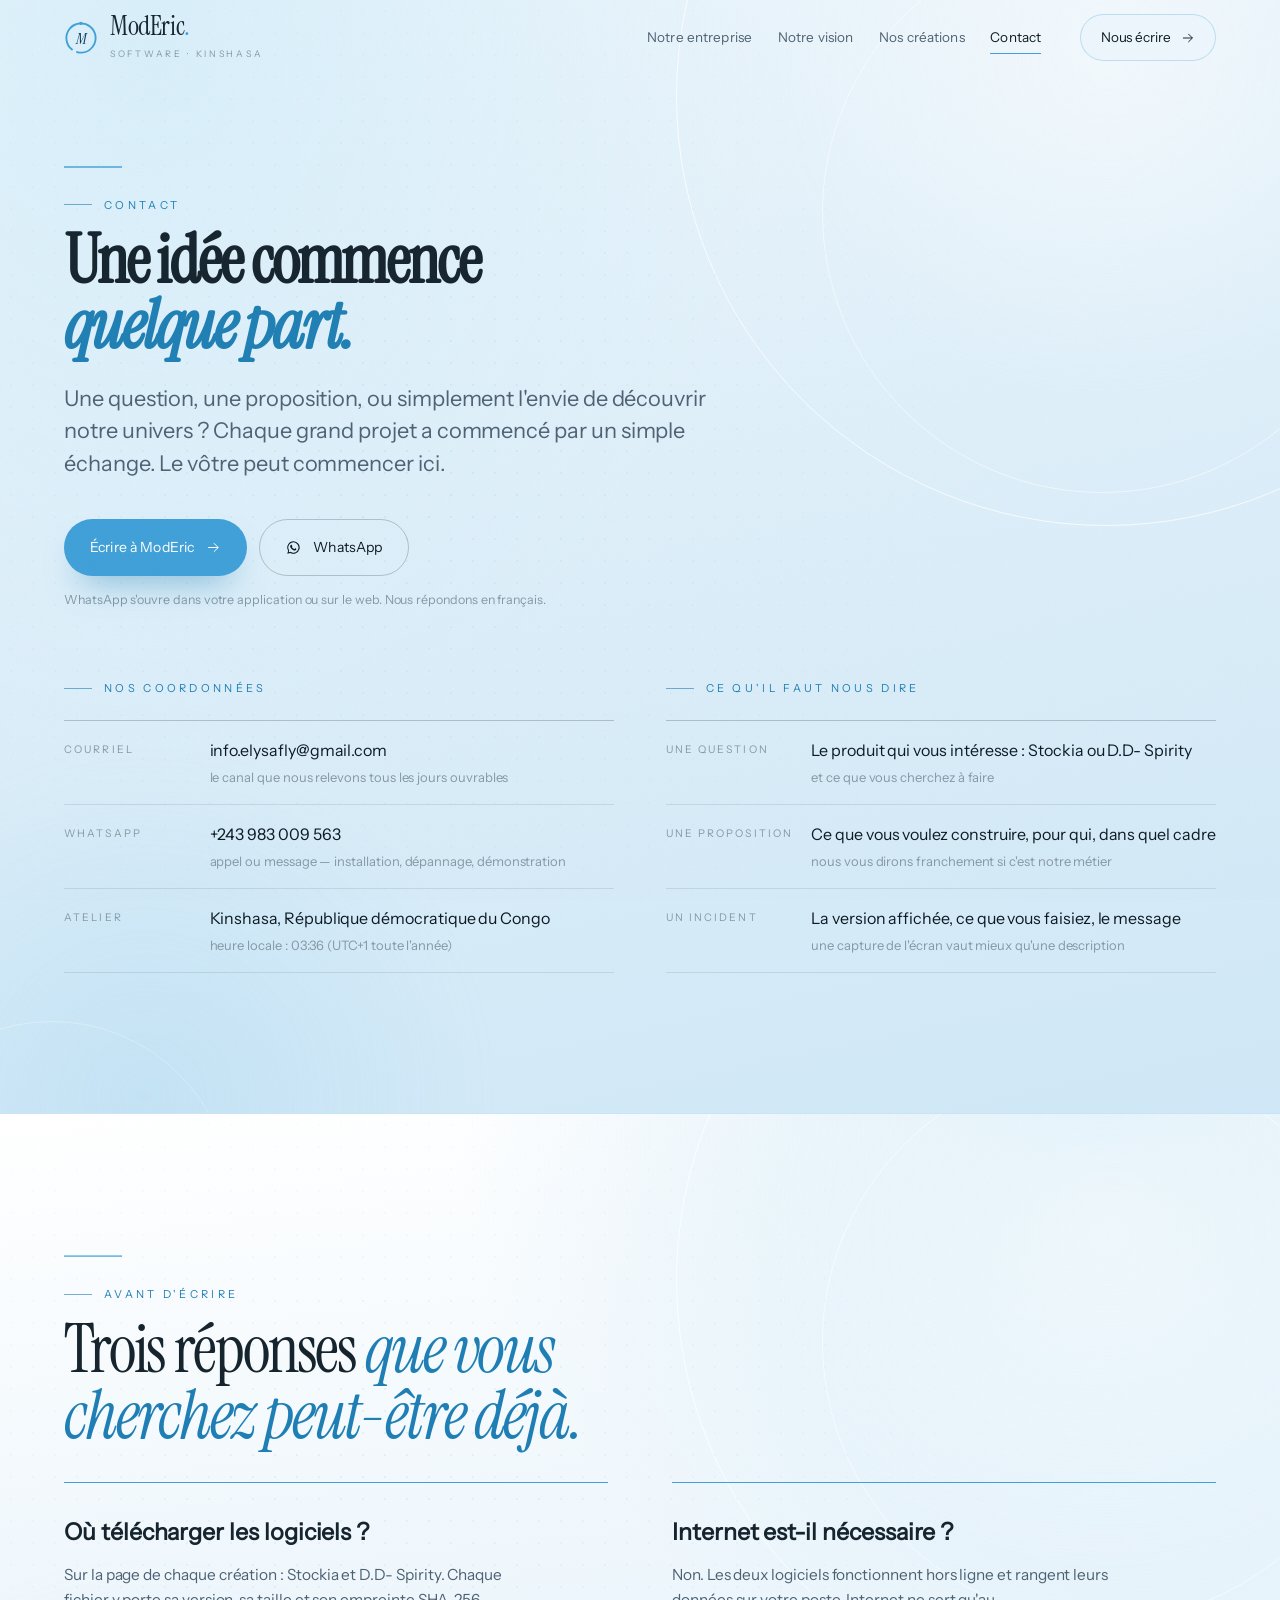
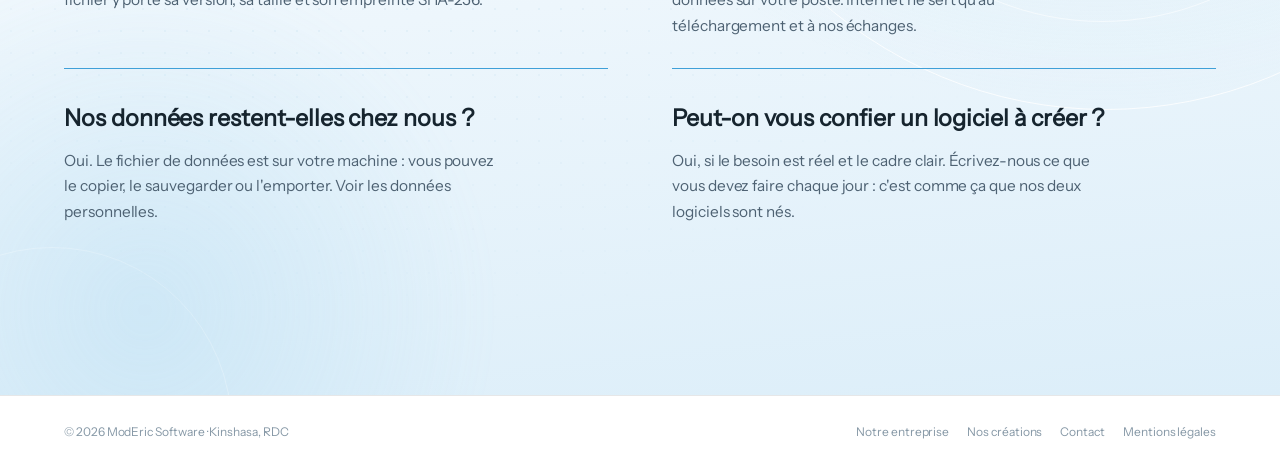
<file: contact.html>
<!DOCTYPE html>
<html lang="fr">
<head>
<meta charset="utf-8">
<meta name="viewport" content="width=device-width, initial-scale=1">
<title>Contact — ModEric Software</title>
<meta name="description" content="Écrire à ModEric Software (Kinshasa) : info.elysafly@gmail.com · WhatsApp +243 983 009 563. Questions sur Stockia et D.D- Spirity, démonstration, proposition de logiciel.">
<link rel="canonical" href="https://mod-eric.com/contact.html">
<meta name="theme-color" content="#FFFFFF">
<meta property="og:type" content="website">
<meta property="og:site_name" content="ModEric Software">
<meta property="og:locale" content="fr_CD">
<meta property="og:title" content="Contact — ModEric Software">
<meta property="og:description" content="Écrire à ModEric Software (Kinshasa) : info.elysafly@gmail.com · WhatsApp +243 983 009 563. Questions sur Stockia et D.D- Spirity, démonstration, proposition de logiciel.">
<meta property="og:image" content="https://mod-eric.com/assets/medias/dd-accueil.jpg">
<meta property="og:url" content="https://mod-eric.com/contact.html">
<meta name="twitter:card" content="summary_large_image">
<link rel="icon" href="assets/img/logo.svg" type="image/svg+xml">
<link rel="preload" href="assets/typo/InstrumentSerif-Regular.woff2" as="font" type="font/woff2" crossorigin>
<link rel="preload" href="assets/typo/InstrumentSans-400.woff2" as="font" type="font/woff2" crossorigin>
<link rel="stylesheet" href="assets/css/site.css">
<script type="application/ld+json">
{
  "@context": "https://schema.org",
  "@type": "ContactPage",
  "name": "Contact — ModEric Software",
  "organization": { "@type": "Organization", "name": "ModEric Software",
    "email": "info.elysafly@gmail.com", "telephone": "+243983009563",
    "address": "Kinshasa, République démocratique du Congo" }
}
</script>
</head>
<body>

<header class="barre">
  <a class="marque" href="index.html" aria-label="ModEric Software — accueil">
    <svg class="marque__sceau" viewBox="0 0 100 100" aria-hidden="true"><circle cx="50" cy="50" r="43" fill="none" stroke="#3FA0D8" stroke-width="5.5" stroke-linecap="round" stroke-dasharray="252 28" transform="rotate(128 50 50)"/><text x="50" y="53" text-anchor="middle" dominant-baseline="central" fill="#0A3E58" font-family="Instrument Serif, Georgia, serif" font-size="46" font-style="italic">M</text><circle cx="50" cy="7" r="4.6" fill="#3FA0D8"/></svg>
    <span><span class="marque__mot">ModEric<i>.</i></span><span class="marque__sous">Software · Kinshasa</span></span>
  </a>
  <nav class="barre__nav" aria-label="Navigation principale">
        <a class="barre__lien" href="index.html#entreprise">Notre entreprise</a>
        <a class="barre__lien" href="index.html#vision">Notre vision</a>
        <a class="barre__lien" href="index.html#creations">Nos créations</a>
        <a class="barre__lien" href="contact.html" aria-current="page">Contact</a>
  </nav>
  <a class="barre__appel" href="contact.html">Nous écrire <svg viewBox="0 0 24 24" fill="none" stroke="currentColor" stroke-width="1.6" stroke-linecap="round" stroke-linejoin="round"><path d="M4 12h15M13 5.5l6.5 6.5-6.5 6.5"/></svg></a>
  <button class="burger" aria-label="Ouvrir le menu" aria-expanded="false"><i></i><i></i></button>
</header>

<div class="panneau">
  <a href="index.html#entreprise">Notre entreprise<small>Qui nous sommes</small></a>
  <a href="index.html#vision">Notre vision<small>Au-delà de l’existant</small></a>
  <a href="index.html#philosophie">Notre philosophie<small>La qualité, dans les détails</small></a>
  <a href="index.html#creations">Nos créations<small>Stockia · D.D- Spirity</small></a>
  <a href="contact.html">Contact<small>Commencer un échange</small></a>
  <div class="panneau__pied">Kinshasa, République démocratique du Congo<br>info.elysafly@gmail.com<br>WhatsApp +243 983 009 563<br>Heure de l’atelier : <span data-heure>—</span></div>
</div>


<section class="section bande bande--2" style="padding-top:calc(var(--barre) + clamp(40px,7vw,90px))">
  <div class="bande__decor" aria-hidden="true"><span class="bande__arc bande__arc--1"></span><span class="bande__arc bande__arc--2"></span><span class="bande__arc bande__arc--3"></span><span class="bande__halo bande__halo--a"></span><span class="bande__halo bande__halo--b"></span><span class="bande__points"></span></div>
  <div class="section__page">
    <div class="phare" data-ligne>
      <div class="phare__filet"></div>
      <span class="etiquette" style="margin-bottom:14px">Contact</span>
      <h1 class="phare__dit">Une idée commence <i>quelque part.</i></h1>
    </div>
    <p class="chapo" data-monter data-rang="1" style="margin-top:24px">
      Une question, une proposition, ou simplement l'envie de découvrir notre univers ?
      Chaque grand projet a commencé par un simple échange. Le vôtre peut commencer ici.
    </p>

    <div style="display:flex;flex-wrap:wrap;gap:12px;margin-top:clamp(26px,4vw,40px)" data-monter data-rang="2">
      <a class="bouton bouton--plein" href="mailto:info.elysafly@gmail.com?subject=Site%%20ModEric%%20—%%20prise%%20de%%20contact">
        Écrire à ModEric <svg viewBox="0 0 24 24" fill="none" stroke="currentColor" stroke-width="1.6" stroke-linecap="round" stroke-linejoin="round"><path d="M4 12h15M13 5.5l6.5 6.5-6.5 6.5"/></svg>
      </a>
      <a class="bouton bouton--ligne wa" href="https://wa.me/243983009563" rel="noopener"><svg viewBox="0 0 24 24" fill="currentColor" aria-hidden="true"><path d="M12 2a10 10 0 0 0-8.6 15.1L2 22l5-1.3A10 10 0 1 0 12 2zm0 18.2c-1.6 0-3.1-.4-4.4-1.2l-.3-.2-3 .8.8-2.9-.2-.3A8.2 8.2 0 1 1 12 20.2zm4.6-6.1c-.3-.1-1.5-.7-1.7-.8s-.4-.1-.6.1-.7.8-.8 1-.3.2-.6.1a6.7 6.7 0 0 1-3.3-2.9c-.3-.4 0-.5.1-.7s.3-.4.4-.5.1-.3 0-.5-.6-1.4-.8-1.9-.4-.4-.6-.4h-.5a1 1 0 0 0-.7.3c-.3.3-.9.9-.9 2.1s.9 2.4 1 2.6a9.6 9.6 0 0 0 4.1 3.6c1.6.7 2.2.7 2.8.6.5-.1 1.5-.6 1.7-1.2s.2-1.1.2-1.2-.1-.2-.3-.3z"/></svg> WhatsApp</a>
    </div>
    <p style="margin-top:14px;font-size:12.5px;color:var(--texte-pale)" data-monter data-rang="2">
      WhatsApp s'ouvre dans votre application ou sur le web. Nous répondons en français.
    </p>

    <div class="deux" style="margin-top:clamp(34px,5vw,60px)">
      <div>
        <span class="etiquette" data-monter>Nos coordonnées</span>
        <dl class="coord" data-monter data-rang="1" style="margin-top:22px">
          <div class="coord__ligne"><dt>Courriel</dt><dd><a href="mailto:info.elysafly@gmail.com">info.elysafly@gmail.com</a>
            <small>le canal que nous relevons tous les jours ouvrables</small></dd></div>
          <div class="coord__ligne"><dt>WhatsApp</dt><dd><a href="https://wa.me/243983009563" rel="noopener">+243 983 009 563</a>
            <small>appel ou message — installation, dépannage, démonstration</small></dd></div>
          <div class="coord__ligne"><dt>Atelier</dt><dd>Kinshasa, République démocratique du Congo
            <small>heure locale : <span data-heure>—</span> (UTC+1 toute l'année)</small></dd></div>
        </dl>
      </div>
      <div>
        <span class="etiquette" data-monter>Ce qu'il faut nous dire</span>
        <dl class="coord" data-monter data-rang="1" style="margin-top:22px">
          <div class="coord__ligne"><dt>Une question</dt><dd>Le produit qui vous intéresse : Stockia ou D.D- Spirity
            <small>et ce que vous cherchez à faire</small></dd></div>
          <div class="coord__ligne"><dt>Une proposition</dt><dd>Ce que vous voulez construire, pour qui, dans quel cadre
            <small>nous vous dirons franchement si c'est notre métier</small></dd></div>
          <div class="coord__ligne"><dt>Un incident</dt><dd>La version affichée, ce que vous faisiez, le message
            <small>une capture de l'écran vaut mieux qu'une description</small></dd></div>
        </dl>
      </div>
    </div>
  </div>
</section>

<section class="section bande bande--1">
  <div class="bande__decor" aria-hidden="true"><span class="bande__arc bande__arc--1"></span><span class="bande__arc bande__arc--2"></span><span class="bande__arc bande__arc--3"></span><span class="bande__halo bande__halo--a"></span><span class="bande__halo bande__halo--b"></span><span class="bande__points"></span></div>
  <div class="section__page">
    <div class="deux" style="margin-top:0">
      <div class="phare" data-ligne>
        <div class="phare__filet"></div>
        <span class="etiquette" style="margin-bottom:14px">Avant d'écrire</span>
        <p class="phare__dit">Trois réponses <i>que vous cherchez peut-être déjà.</i></p>
      </div>
    </div>
    <div class="principes" style="margin-top:clamp(20px,3vw,34px)">
      <div class="principe" data-monter><span class="principe__trait" aria-hidden="true" data-trait></span>
        <h2>Où télécharger les logiciels ?</h2>
        <p>Sur la page de chaque création : <a href="stockia.html">Stockia</a> et
        <a href="dd-spirity.html">D.D- Spirity</a>. Chaque fichier y porte sa version, sa taille
        et son empreinte SHA-256.</p>
      </div>
      <div class="principe" data-monter data-rang="1"><span class="principe__trait" aria-hidden="true" data-trait></span>
        <h2>Internet est-il nécessaire ?</h2>
        <p>Non. Les deux logiciels fonctionnent hors ligne et rangent leurs données sur votre
        poste. Internet ne sert qu'au téléchargement et à nos échanges.</p>
      </div>
      <div class="principe" data-monter data-rang="2"><span class="principe__trait" aria-hidden="true" data-trait></span>
        <h2>Nos données restent-elles chez nous ?</h2>
        <p>Oui. Le fichier de données est sur votre machine : vous pouvez le copier, le sauvegarder
        ou l'emporter. Voir les <a href="mentions-legales.html#donnees">données personnelles</a>.</p>
      </div>
      <div class="principe" data-monter data-rang="3"><span class="principe__trait" aria-hidden="true" data-trait></span>
        <h2>Peut-on vous confier un logiciel à créer ?</h2>
        <p>Oui, si le besoin est réel et le cadre clair. Écrivez-nous ce que vous devez faire
        chaque jour : c'est comme ça que nos deux logiciels sont nés.</p>
      </div>
    </div>
  </div>
</section>


<footer class="pied">
  <div class="pied__inner">
    <span>© <span id="annee">2026</span> ModEric Software · Kinshasa, RDC</span>
    <span class="pied__liens">
      <a href="index.html#entreprise">Notre entreprise</a>
      <a href="index.html#creations">Nos créations</a>
      <a href="contact.html">Contact</a>
      <a href="mentions-legales.html">Mentions légales</a>
    </span>
  </div>
</footer>

<script src="assets/js/telechargements.js"></script>
<script src="assets/js/site.js"></script>
<script>document.getElementById('annee').textContent = new Date().getFullYear();</script>
</body>
</html>
</file>
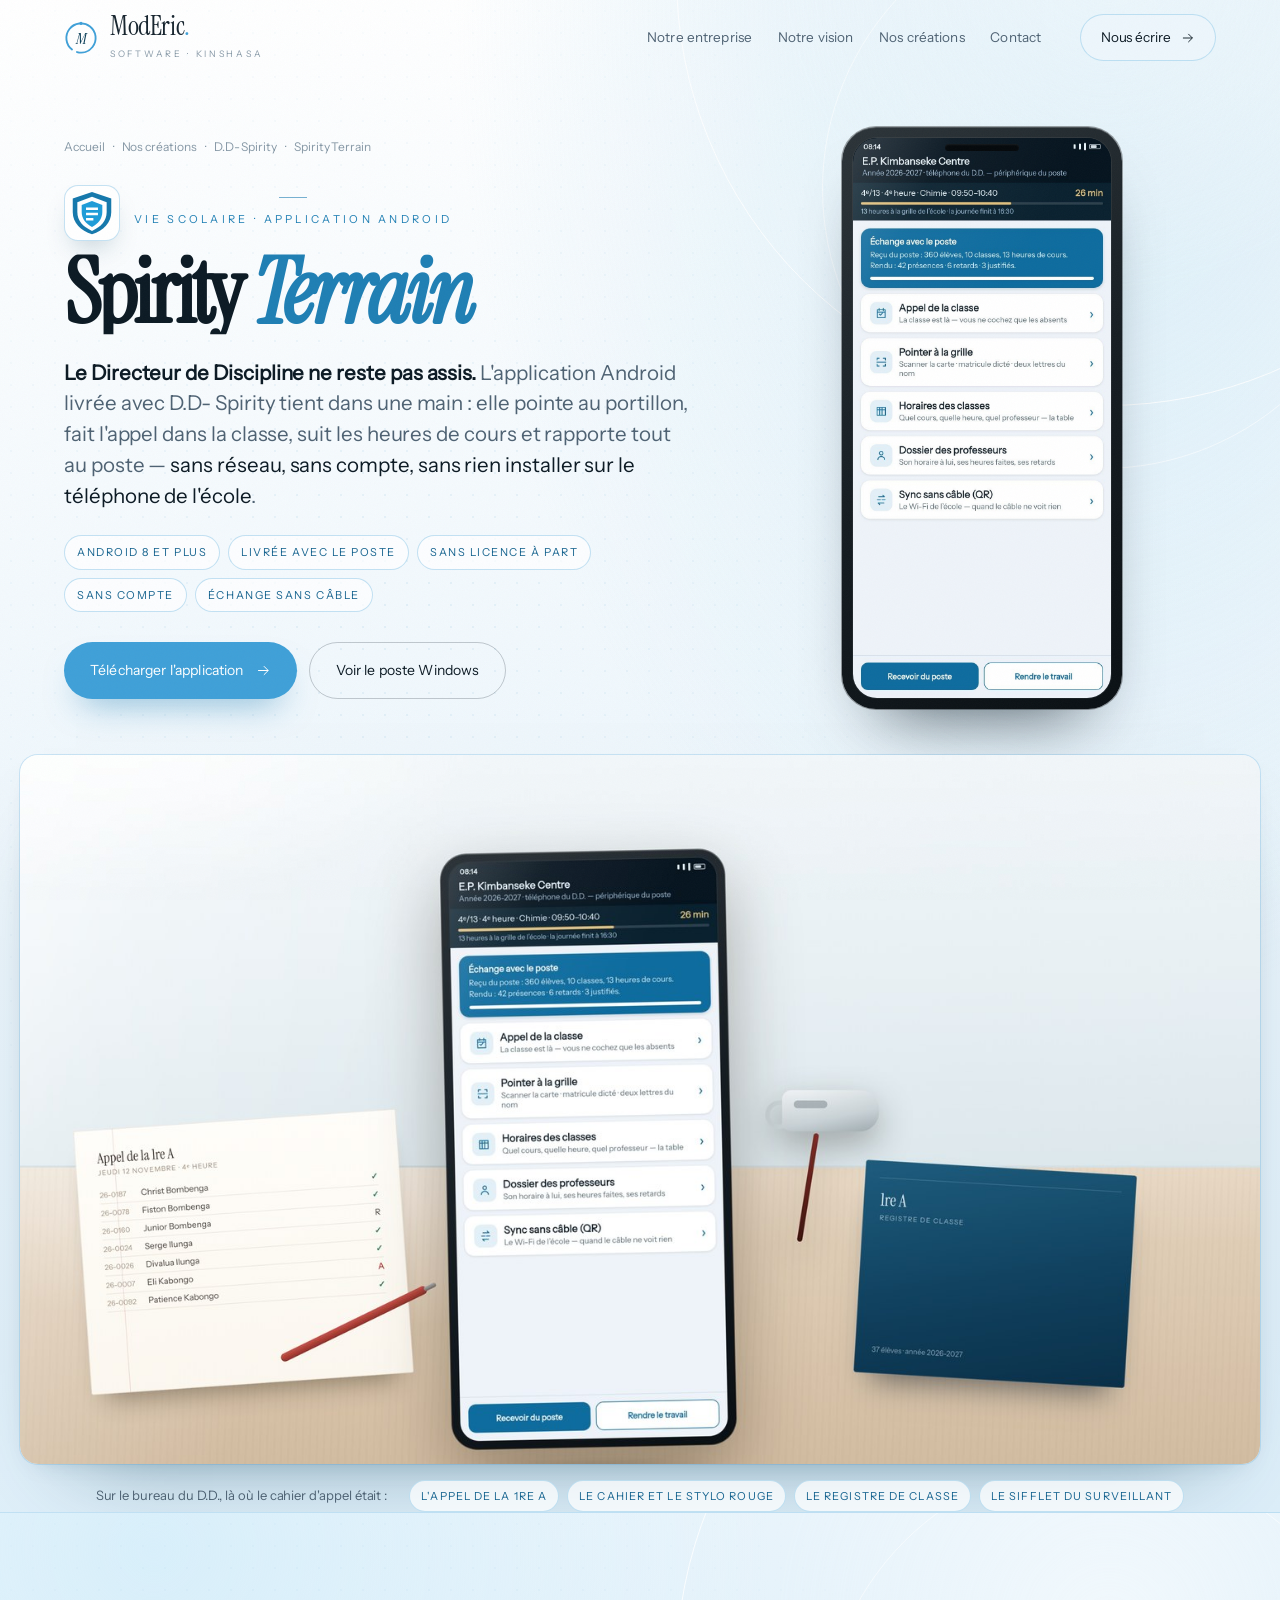
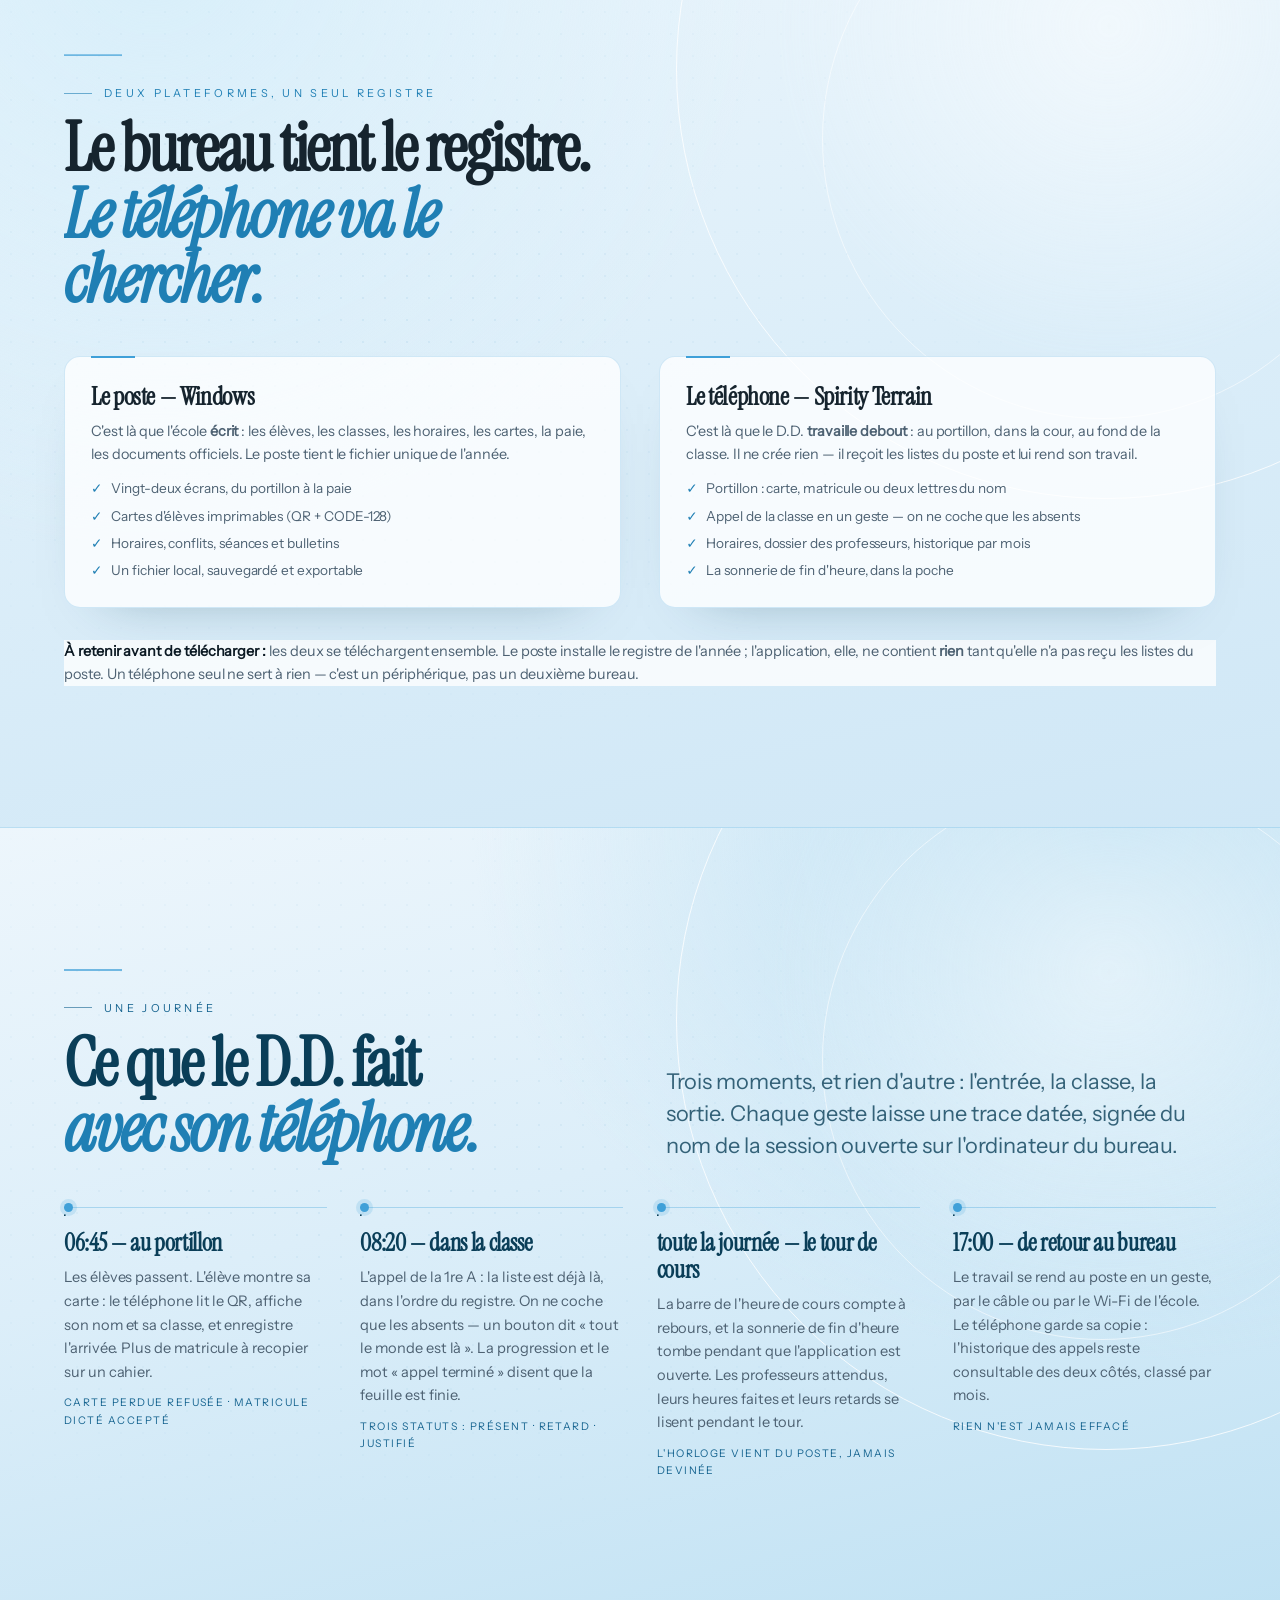
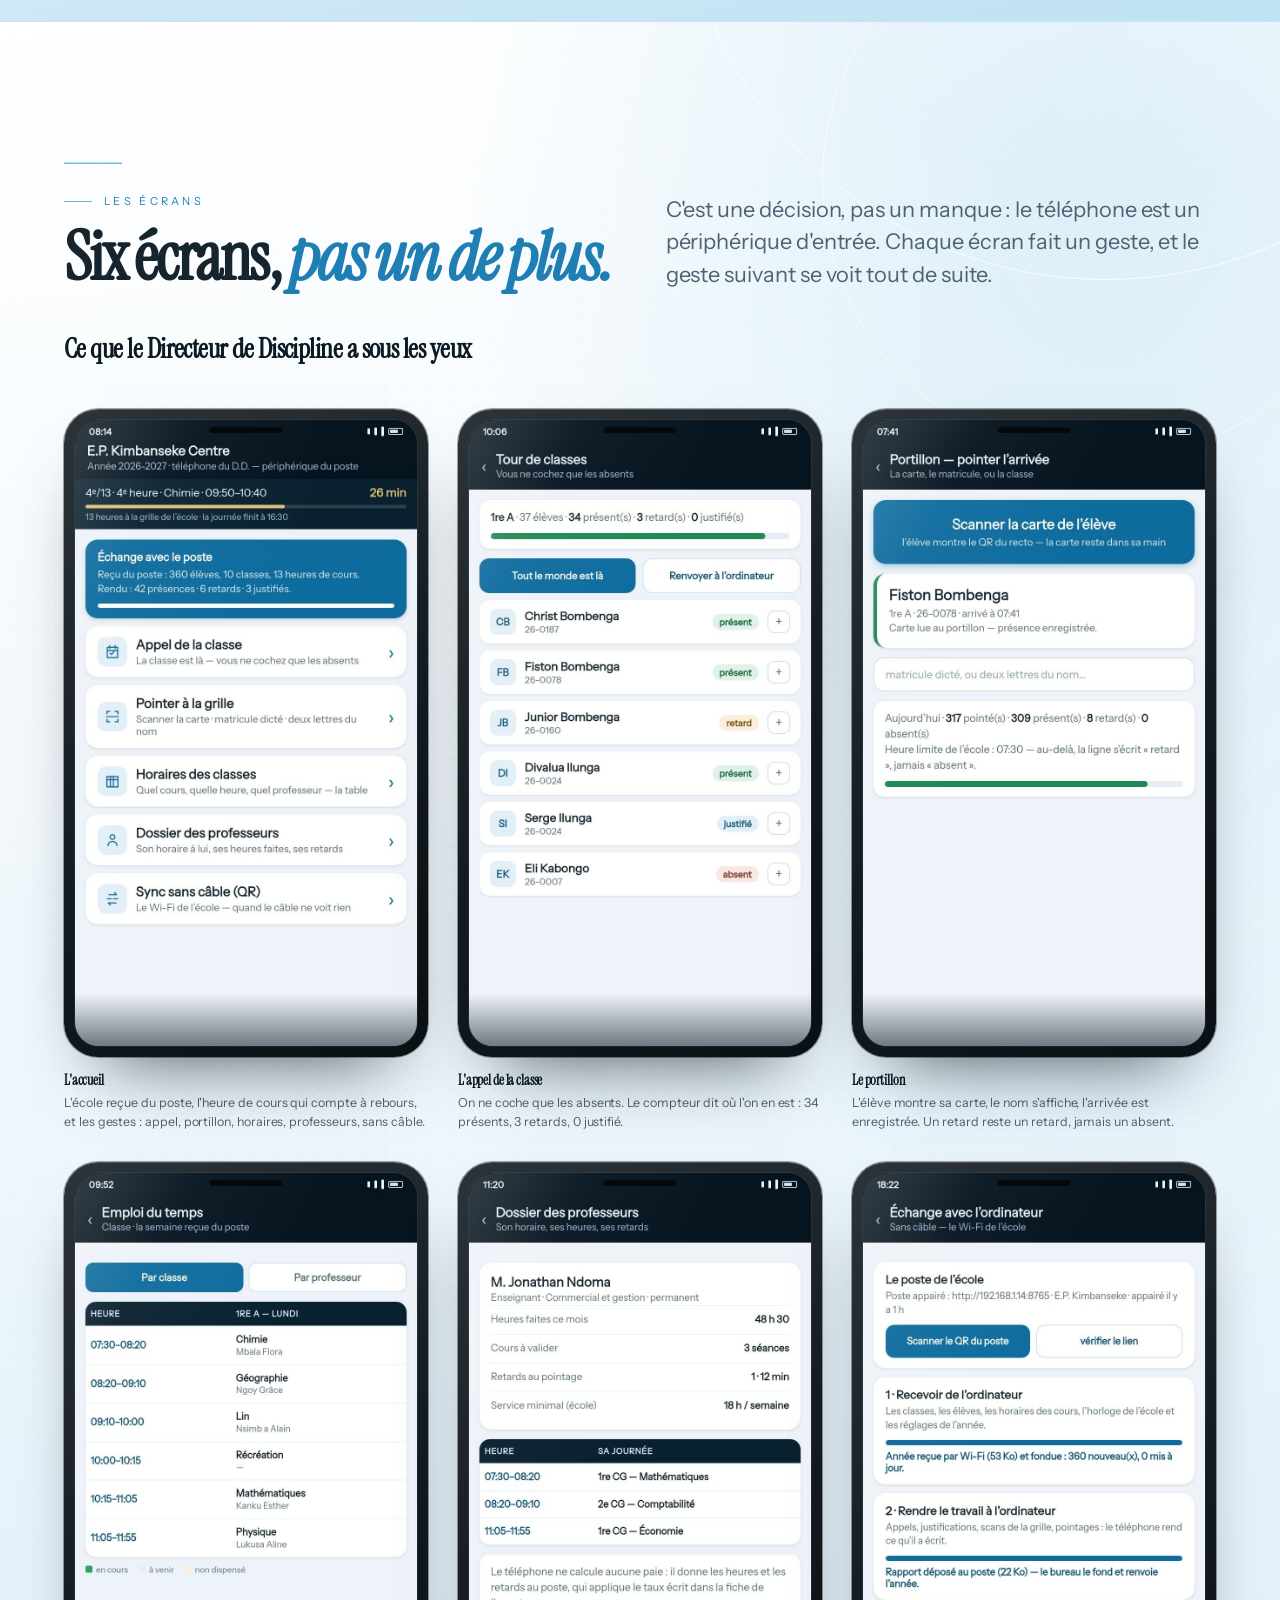
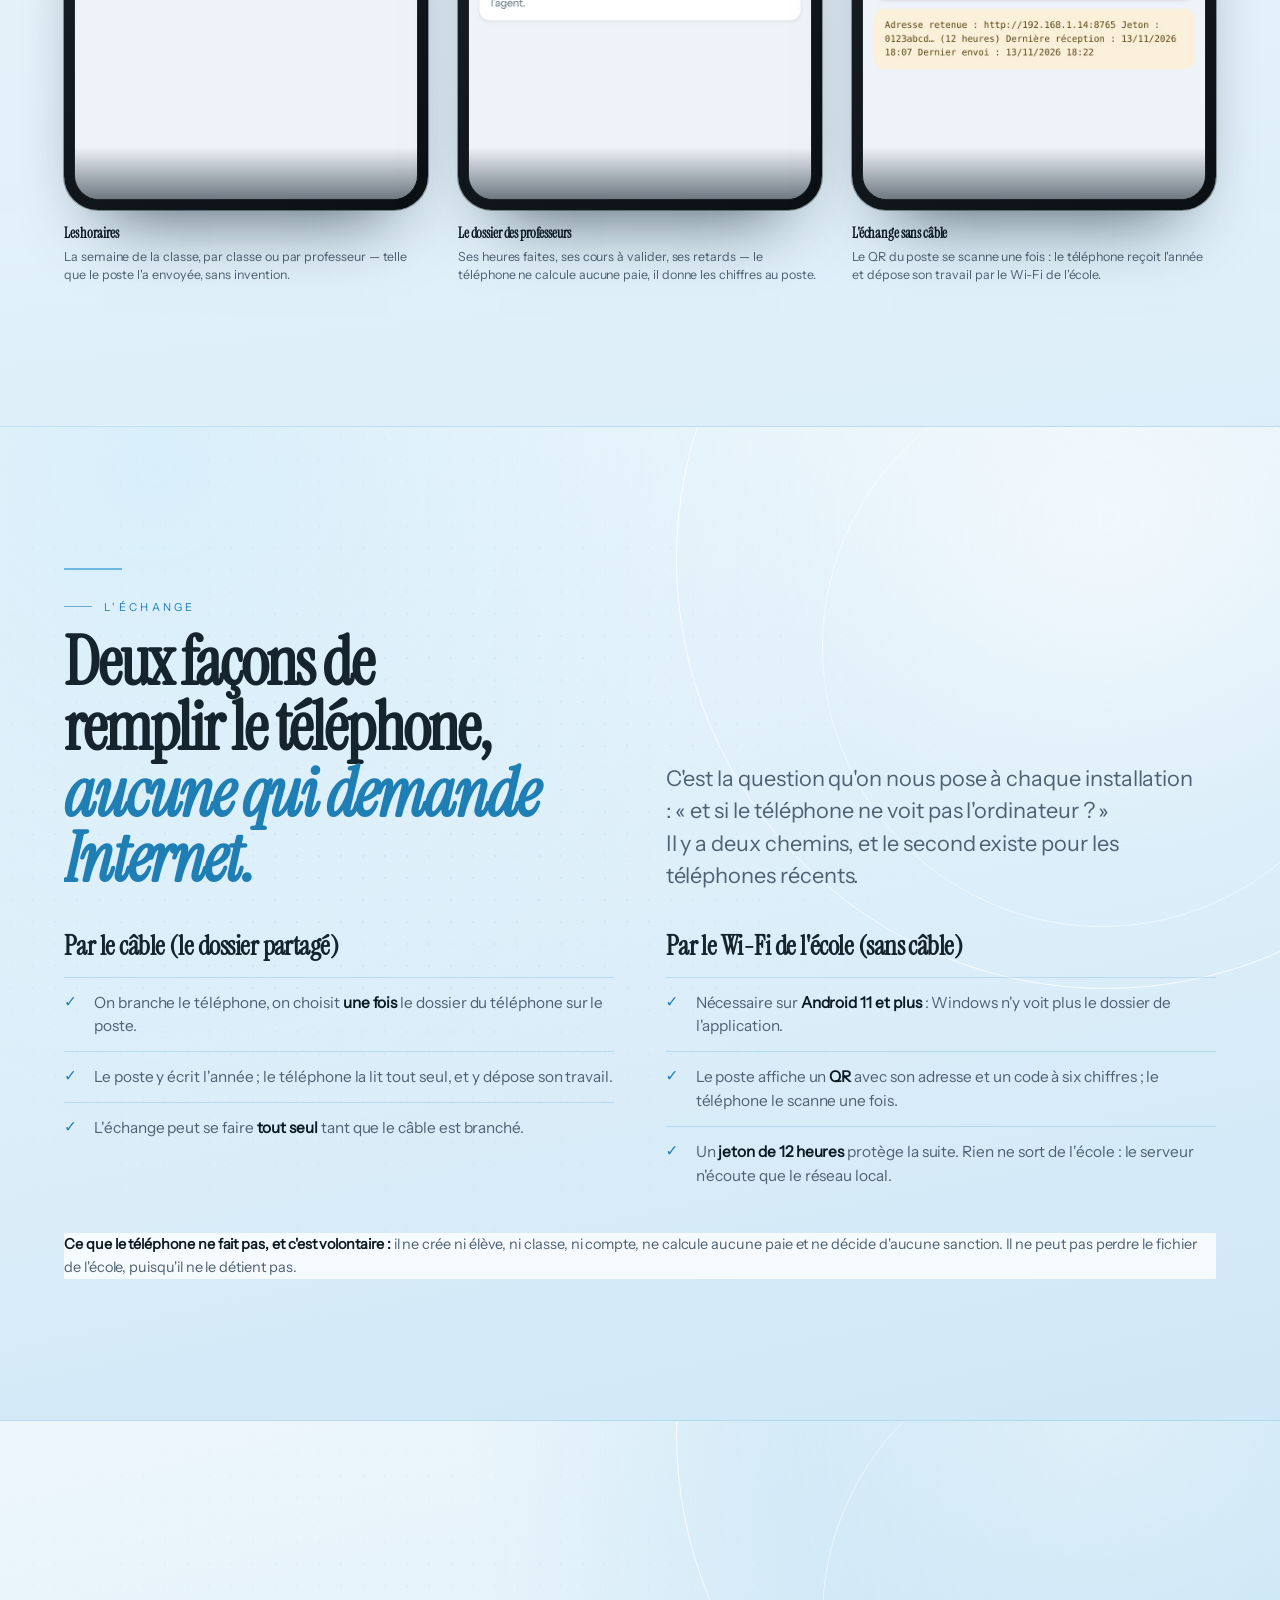
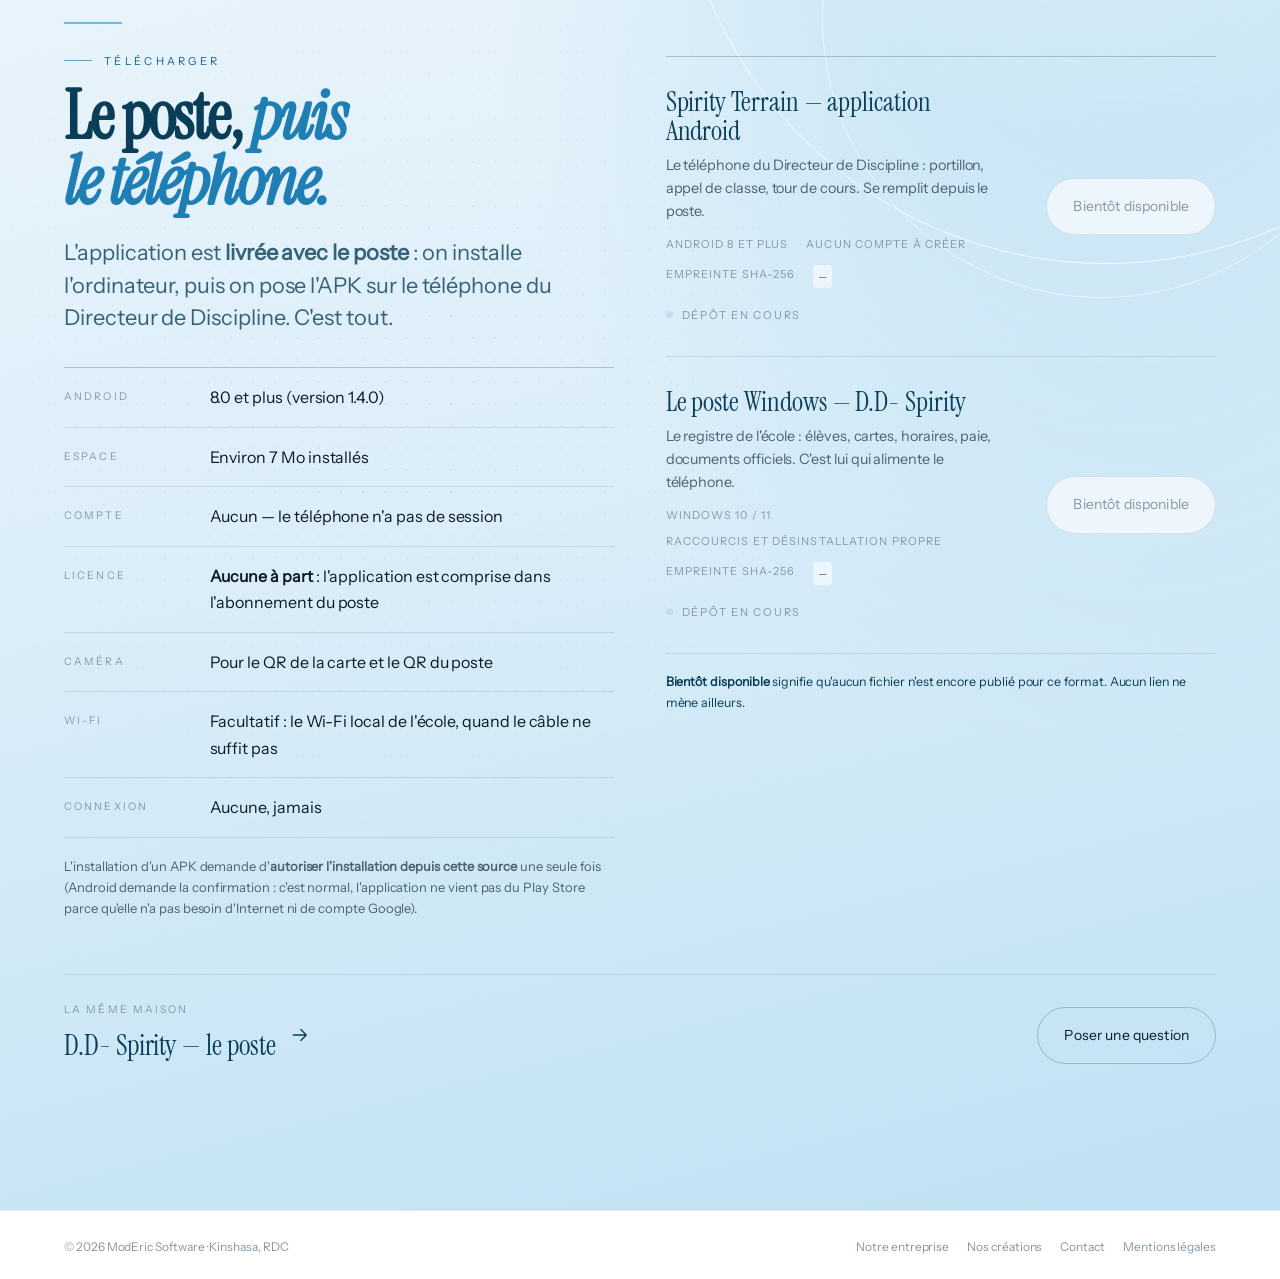
<file: dd-spirity-terrain.html>
<!DOCTYPE html>
<html lang="fr">
<head>
<meta charset="utf-8">
<meta name="viewport" content="width=device-width, initial-scale=1">
<title>Spirity Terrain — l'application Android du Directeur de Discipline · D.D- Spirity</title>
<meta name="description" content="Spirity Terrain : l'application Android livrée avec D.D- Spirity. Le portillon, l'appel de la classe, le tour de cours, l'horloge de l'école et l'échange sans câble — dans la main du Directeur de Discipline. Hors ligne, sans compte.">
<link rel="canonical" href="https://mod-eric.com/dd-spirity-terrain.html">
<meta name="theme-color" content="#FFFFFF">
<meta property="og:type" content="website">
<meta property="og:site_name" content="ModEric Software">
<meta property="og:locale" content="fr_CD">
<meta property="og:title" content="Spirity Terrain — l'application Android du Directeur de Discipline">
<meta property="og:description" content="Spirity Terrain : l'application Android livrée avec D.D- Spirity. Le portillon, l'appel de la classe, le tour de cours, l'horloge de l'école et l'échange sans câble — dans la main du Directeur de Discipline. Hors ligne, sans compte.">
<meta property="og:image" content="https://mod-eric.com/assets/medias/maquette-terrain.jpg">
<meta property="og:url" content="https://mod-eric.com/dd-spirity-terrain.html">
<meta name="twitter:card" content="summary_large_image">
<link rel="icon" href="assets/img/logo.svg" type="image/svg+xml">
<link rel="preload" href="assets/typo/InstrumentSerif-Regular.woff2" as="font" type="font/woff2" crossorigin>
<link rel="preload" href="assets/typo/InstrumentSans-400.woff2" as="font" type="font/woff2" crossorigin>
<link rel="stylesheet" href="assets/css/site.css">
<script type="application/ld+json">
{
  "@context": "https://schema.org",
  "@type": "MobileApplication",
  "name": "Spirity Terrain",
  "alternateName": "D.D- Spirity — application Android",
  "applicationCategory": "EducationalApplication",
  "operatingSystem": "Android 8 et plus",
  "description": "L'application Android livrée avec D.D- Spirity : portillon et cartes, appel de la classe en un geste, tour de cours, horaires et dossier des professeurs, horloge de l'école avec sonnerie de fin d'heure, échange sans câble par le Wi-Fi de l'école. Hors ligne, sans compte.",
  "screenshot": "https://mod-eric.com/assets/medias/maquette-terrain.jpg",
  "publisher": { "@type": "Organization", "name": "ModEric Software" },
  "featureList": ["Portillon par carte, matricule ou nom", "Appel de classe : on ne coche que les absents", "Tour de cours de la journée", "Horaires et dossier des professeurs", "Horloge de l'école et sonnerie de fin d'heure", "Échange sans câble par Wi-Fi et QR", "Hors ligne, sans compte"]
}
</script>
</head>
<body>

<header class="barre">
  <a class="marque" href="index.html" aria-label="ModEric Software — accueil">
    <svg class="marque__sceau" viewBox="0 0 100 100" aria-hidden="true"><circle cx="50" cy="50" r="43" fill="none" stroke="#3FA0D8" stroke-width="5.5" stroke-linecap="round" stroke-dasharray="252 28" transform="rotate(128 50 50)"/><text x="50" y="53" text-anchor="middle" dominant-baseline="central" fill="#0A3E58" font-family="Instrument Serif, Georgia, serif" font-size="46" font-style="italic">M</text><circle cx="50" cy="7" r="4.6" fill="#3FA0D8"/></svg>
    <span><span class="marque__mot">ModEric<i>.</i></span><span class="marque__sous">Software · Kinshasa</span></span>
  </a>
  <nav class="barre__nav" aria-label="Navigation principale">
        <a class="barre__lien" href="index.html#entreprise">Notre entreprise</a>
        <a class="barre__lien" href="index.html#vision">Notre vision</a>
        <a class="barre__lien" href="index.html#creations">Nos créations</a>
        <a class="barre__lien" href="contact.html">Contact</a>
  </nav>
  <a class="barre__appel" href="contact.html">Nous écrire <svg viewBox="0 0 24 24" fill="none" stroke="currentColor" stroke-width="1.6" stroke-linecap="round" stroke-linejoin="round"><path d="M4 12h15M13 5.5l6.5 6.5-6.5 6.5"/></svg></a>
  <button class="burger" aria-label="Ouvrir le menu" aria-expanded="false"><i></i><i></i></button>
</header>

<div class="panneau">
  <a href="index.html#entreprise">Notre entreprise<small>Qui nous sommes</small></a>
  <a href="index.html#vision">Notre vision<small>Au-delà de l’existant</small></a>
  <a href="index.html#philosophie">Notre philosophie<small>La qualité, dans les détails</small></a>
  <a href="index.html#creations">Nos créations<small>Stockia · D.D- Spirity</small></a>
  <a href="contact.html">Contact<small>Commencer un échange</small></a>
  <div class="panneau__pied">Kinshasa, République démocratique du Congo<br>info.elysafly@gmail.com<br>WhatsApp +243 983 009 563<br>Heure de l’atelier : <span data-heure>—</span></div>
</div>


<section class="section bande bande--1" style="padding-top:calc(var(--barre) + clamp(24px,4vw,52px));padding-bottom:0">
  <div class="bande__decor" aria-hidden="true"><span class="bande__arc bande__arc--1"></span><span class="bande__arc bande__arc--2"></span><span class="bande__halo bande__halo--a"></span><span class="bande__points"></span></div>
  <div class="section__page">
    <div class="produit-tete produit-tete--terrain">
      <div>
        <div class="produit-fil" data-monter>
          <a href="index.html">Accueil</a><span>·</span><a href="index.html#creations">Nos créations</a><span>·</span><a href="dd-spirity.html">D.D- Spirity</a><span>·</span><span>Spirity Terrain</span>
        </div>
        <div class="produit-marque" data-monter data-rang="1">
          <span class="produit-marque__embleme"><svg viewBox="0 0 96 96" aria-hidden="true"><path fill="#1578AC" d="M48 2 L90 16.5 V46 C90 69.5 73 86.5 48 94.5 C23 86.5 6 69.5 6 46 V16.5 Z"/><path fill="#FFFFFF" d="M48 12.5 L80 24.3 V46 C80 65.3 66.6 79.3 48 87 C29.4 79.3 16 65.3 16 46 V24.3 Z"/><path fill="#1E9CD8" d="M48 22 L70.5 30.8 V46 C70.5 60.9 60.9 72.2 48 78.6 C35.1 72.2 25.5 60.9 25.5 46 V30.8 Z"/><path fill="#FFFFFF" d="M35 36 H61 V41.5 H35 Z M35 47.5 H61 V53 H35 Z M35 59 H51 V64.5 H35 Z"/></svg></span>
          <span class="etiquette" style="margin:0">Vie scolaire · application Android</span>
        </div>
        <h1 class="produit-nom" data-ligne>Spirity <i>Terrain</i></h1>
        <p class="produit-accroche" data-monter data-rang="1">
          <strong>Le Directeur de Discipline ne reste pas assis.</strong> L'application Android livrée
          avec D.D- Spirity tient dans une main : elle pointe au portillon, fait l'appel dans la
          classe, suit les heures de cours et rapporte tout au poste — <b>sans réseau, sans compte,
          sans rien installer sur le téléphone de l'école</b>.
        </p>
        <div class="produit-puces" data-monter data-rang="2">
          <span>Android 8 et plus</span><span>Livrée avec le poste</span><span>Sans licence à part</span><span>Sans compte</span><span>Échange sans câble</span>
        </div>
        <div class="produit-actions" data-monter data-rang="2">
          <a class="bouton bouton--plein" href="#telecharger">Télécharger l'application <svg viewBox="0 0 24 24" fill="none" stroke="currentColor" stroke-width="1.6" stroke-linecap="round" stroke-linejoin="round"><path d="M4 12h15M13 5.5l6.5 6.5-6.5 6.5"/></svg></a>
          <a class="bouton bouton--ligne" href="dd-spirity.html">Voir le poste Windows</a>
        </div>
      </div>
      <div data-monter data-rang="2" style="display:grid;place-items:center">
        <div class="appareil">
          <div class="appareil__ecran">
            <img src="assets/medias/android-accueil.jpg" alt="L'accueil de Spirity Terrain : l'école reçue du poste, l'heure de cours en cours avec son compte à rebours, et les cinq gestes du terrain" width="786" height="1704" fetchpriority="high">
            <div class="appareil__reflet" aria-hidden="true"></div>
          </div>
        </div>
      </div>
    </div>
  </div>

  <div class="maquette" data-monter data-rang="2" style="margin-top:clamp(26px,4vw,46px)">
    <picture><source media="(max-width:760px)" srcset="assets/medias/maquette-terrain-petit.jpg"><img src="assets/medias/maquette-terrain.jpg" alt="Spirity Terrain sur le téléphone du Directeur de Discipline, posé sur le bureau : le cahier d'appel de la 1re A, le registre de classe et le sifflet du surveillant" width="3840" height="2200" loading="lazy"></picture>
    <div class="maquette__pied">
      <p class="maquette__legende">Sur le bureau du D.D., là où le cahier d'appel était :</p>
      <ul class="maquette__liste">
        <li>l'appel de la 1re A</li>
        <li>le cahier et le stylo rouge</li>
        <li>le registre de classe</li>
        <li>le sifflet du surveillant</li>
      </ul>
    </div>
  </div>
</section>

<!-- ─── POURQUOI DEUX PLATEFORMES ─── -->
<section class="section bande bande--2">
  <div class="bande__decor" aria-hidden="true"><span class="bande__arc bande__arc--1"></span><span class="bande__arc bande__arc--2"></span><span class="bande__halo bande__halo--a"></span><span class="bande__points"></span></div>
  <div class="section__page">
    <div class="phare" data-ligne>
      <div class="phare__filet"></div>
      <span class="etiquette" style="margin-bottom:14px">Deux plateformes, un seul registre</span>
      <h2 class="phare__dit">Le bureau tient le registre.<br><i>Le téléphone va le chercher.</i></h2>
    </div>

    <div class="plateformes">
      <div class="plateforme" data-monter>
        <span class="plateforme__fil" aria-hidden="true"></span>
        <h3>Le poste — Windows</h3>
        <p>C'est là que l'école <b>écrit</b> : les élèves, les classes, les horaires, les cartes,
        la paie, les documents officiels. Le poste tient le fichier unique de l'année.</p>
        <ul>
          <li>Vingt-deux écrans, du portillon à la paie</li>
          <li>Cartes d'élèves imprimables (QR + CODE-128)</li>
          <li>Horaires, conflits, séances et bulletins</li>
          <li>Un fichier local, sauvegardé et exportable</li>
        </ul>
      </div>
      <div class="plateforme" data-monter data-rang="1">
        <span class="plateforme__fil" aria-hidden="true"></span>
        <h3>Le téléphone — Spirity Terrain</h3>
        <p>C'est là que le D.D. <b>travaille debout</b> : au portillon, dans la cour, au fond de la
        classe. Il ne crée rien — il reçoit les listes du poste et lui rend son travail.</p>
        <ul>
          <li>Portillon : carte, matricule ou deux lettres du nom</li>
          <li>Appel de la classe en un geste — on ne coche que les absents</li>
          <li>Horaires, dossier des professeurs, historique par mois</li>
          <li>La sonnerie de fin d'heure, dans la poche</li>
        </ul>
      </div>
    </div>

    <div class="note" style="margin-top:clamp(20px,3vw,32px);max-width:none;background:rgba(255,255,255,.78);border-left-color:var(--azur)">
      <p style="font-size:14.5px;line-height:1.6;color:var(--texte-doux);margin:0">
        <b style="color:var(--encre);font-weight:600">À retenir avant de télécharger :</b> les deux se
        téléchargent ensemble. Le poste installe le registre de l'année ; l'application, elle, ne
        contient <b>rien</b> tant qu'elle n'a pas reçu les listes du poste. Un téléphone seul ne sert
        à rien — c'est un périphérique, pas un deuxième bureau.
      </p>
    </div>
  </div>
</section>

<!-- ─── UNE JOURNÉE AVEC LE TÉLÉPHONE ─── -->
<section class="section bande bande--3">
  <div class="bande__decor" aria-hidden="true"><span class="bande__arc bande__arc--1"></span><span class="bande__arc bande__arc--2"></span><span class="bande__halo bande__halo--a"></span><span class="bande__points"></span></div>
  <div class="section__page">
    <div class="deux" style="margin-top:0">
      <div class="phare" data-ligne>
        <div class="phare__filet"></div>
        <span class="etiquette" style="margin-bottom:14px">Une journée</span>
        <h2 class="phare__dit">Ce que le D.D. fait <i>avec son téléphone.</i></h2>
      </div>
      <p class="chapo" data-monter data-rang="1" style="align-self:end">
        Trois moments, et rien d'autre : l'entrée, la classe, la sortie. Chaque geste laisse une
        trace datée, signée du nom de la session ouverte sur l'ordinateur du bureau.
      </p>
    </div>

    <div class="gestes">
      <div class="geste" data-monter><span class="geste__n" aria-hidden="true">·</span>
        <h3>06:45 — au portillon</h3>
        <p>Les élèves passent. L'élève montre sa carte : le téléphone lit le QR, affiche son nom
        et sa classe, et enregistre l'arrivée. Plus de matricule à recopier sur un cahier.</p>
        <div class="geste__note">carte perdue refusée · matricule dicté accepté</div>
      </div>
      <div class="geste" data-monter data-rang="1"><span class="geste__n" aria-hidden="true">·</span>
        <h3>08:20 — dans la classe</h3>
        <p>L'appel de la 1re A : la liste est déjà là, dans l'ordre du registre. On ne coche que
        les absents — un bouton dit « tout le monde est là ». La progression et le mot « appel
        terminé » disent que la feuille est finie.</p>
        <div class="geste__note">trois statuts : présent · retard · justifié</div>
      </div>
      <div class="geste" data-monter data-rang="2"><span class="geste__n" aria-hidden="true">·</span>
        <h3>toute la journée — le tour de cours</h3>
        <p>La barre de l'heure de cours compte à rebours, et la sonnerie de fin d'heure tombe
        pendant que l'application est ouverte. Les professeurs attendus, leurs heures faites et
        leurs retards se lisent pendant le tour.</p>
        <div class="geste__note">l'horloge vient du poste, jamais devinée</div>
      </div>
      <div class="geste" data-monter data-rang="3"><span class="geste__n" aria-hidden="true">·</span>
        <h3>17:00 — de retour au bureau</h3>
        <p>Le travail se rend au poste en un geste, par le câble ou par le Wi-Fi de l'école. Le
        téléphone garde sa copie : l'historique des appels reste consultable des deux côtés,
        classé par mois.</p>
        <div class="geste__note">rien n'est jamais effacé</div>
      </div>
    </div>
  </div>
</section>

<!-- ─── LES ÉCRANS DU TÉLÉPHONE ─── -->
<section class="section bande bande--1" id="ecrans">
  <div class="bande__decor" aria-hidden="true"><span class="bande__arc bande__arc--1"></span><span class="bande__arc bande__arc--2"></span><span class="bande__halo bande__halo--a"></span><span class="bande__points"></span></div>
  <div class="section__page">
    <div class="deux" style="margin-top:0">
      <div class="phare" data-ligne>
        <div class="phare__filet"></div>
        <span class="etiquette" style="margin-bottom:14px">Les écrans</span>
        <h2 class="phare__dit">Six écrans, <i>pas un de plus.</i></h2>
      </div>
      <p class="chapo" data-monter data-rang="1" style="align-self:end">
        C'est une décision, pas un manque : le téléphone est un périphérique d'entrée. Chaque écran
        fait un geste, et le geste suivant se voit tout de suite.
      </p>
    </div>

    <h2 class="telephones__titre" data-monter>Ce que le Directeur de Discipline a sous les yeux</h2>
    <div class="telephones">
      <figure class="telephone-figure" data-monter>
        <div class="appareil"><div class="appareil__ecran">
          <img src="assets/medias/android-accueil.jpg" alt="L'accueil de Spirity Terrain : l'école, la barre de l'heure de cours et les cinq gestes du terrain" loading="lazy" width="786" height="1704">
          <div class="appareil__reflet" aria-hidden="true"></div>
        </div></div>
        <figcaption><h3>L'accueil</h3>L'école reçue du poste, l'heure de cours qui compte à rebours,
        et les gestes : appel, portillon, horaires, professeurs, sans câble.</figcaption>
      </figure>
      <figure class="telephone-figure" data-monter data-rang="1">
        <div class="appareil"><div class="appareil__ecran">
          <img src="assets/medias/android-appel.jpg" alt="L'appel de la 1re A dans Spirity Terrain : la liste des élèves, les trois statuts et la progression" loading="lazy" width="786" height="1704">
          <div class="appareil__reflet" aria-hidden="true"></div>
        </div></div>
        <figcaption><h3>L'appel de la classe</h3>On ne coche que les absents. Le compteur dit où l'on
        en est : 34 présents, 3 retards, 0 justifié.</figcaption>
      </figure>
      <figure class="telephone-figure" data-monter data-rang="2">
        <div class="appareil"><div class="appareil__ecran">
          <img src="assets/medias/android-portillon.jpg" alt="Le portillon dans Spirity Terrain : scan de la carte, nom de l'élève, compteurs du jour" loading="lazy" width="786" height="1704">
          <div class="appareil__reflet" aria-hidden="true"></div>
        </div></div>
        <figcaption><h3>Le portillon</h3>L'élève montre sa carte, le nom s'affiche, l'arrivée est
        enregistrée. Un retard reste un retard, jamais un absent.</figcaption>
      </figure>
      <figure class="telephone-figure" data-monter>
        <div class="appareil"><div class="appareil__ecran">
          <img src="assets/medias/android-horaires.jpg" alt="La table des horaires dans Spirity Terrain : la semaine de la classe, heure par heure" loading="lazy" width="786" height="1704">
          <div class="appareil__reflet" aria-hidden="true"></div>
        </div></div>
        <figcaption><h3>Les horaires</h3>La semaine de la classe, par classe ou par professeur —
        telle que le poste l'a envoyée, sans invention.</figcaption>
      </figure>
      <figure class="telephone-figure" data-monter data-rang="1">
        <div class="appareil"><div class="appareil__ecran">
          <img src="assets/medias/android-prof.jpg" alt="Le dossier d'un professeur dans Spirity Terrain : ses heures faites, ses cours à valider, ses retards" loading="lazy" width="786" height="1704">
          <div class="appareil__reflet" aria-hidden="true"></div>
        </div></div>
        <figcaption><h3>Le dossier des professeurs</h3>Ses heures faites, ses cours à valider, ses
        retards — le téléphone ne calcule aucune paie, il donne les chiffres au poste.</figcaption>
      </figure>
      <figure class="telephone-figure" data-monter data-rang="2">
        <div class="appareil"><div class="appareil__ecran">
          <img src="assets/medias/android-echange.jpg" alt="L'échange sans câble dans Spirity Terrain : le poste appairé, l'année reçue, le rapport déposé" loading="lazy" width="786" height="1704">
          <div class="appareil__reflet" aria-hidden="true"></div>
        </div></div>
        <figcaption><h3>L'échange sans câble</h3>Le QR du poste se scanne une fois : le téléphone
        reçoit l'année et dépose son travail par le Wi-Fi de l'école.</figcaption>
      </figure>
    </div>
  </div>
</section>

<!-- ─── COMMENT LE TÉLÉPHONE SE REMPLIT ─── -->
<section class="section bande bande--2">
  <div class="bande__decor" aria-hidden="true"><span class="bande__arc bande__arc--1"></span><span class="bande__arc bande__arc--2"></span><span class="bande__halo bande__halo--a"></span><span class="bande__points"></span></div>
  <div class="section__page">
    <div class="deux" style="margin-top:0">
      <div class="phare" data-ligne>
        <div class="phare__filet"></div>
        <span class="etiquette" style="margin-bottom:14px">L'échange</span>
        <h2 class="phare__dit">Deux façons de remplir le téléphone,<br><i>aucune qui demande Internet.</i></h2>
      </div>
      <p class="chapo" data-monter data-rang="1" style="align-self:end">
        C'est la question qu'on nous pose à chaque installation : « et si le téléphone ne voit pas
        l'ordinateur ? » Il y a deux chemins, et le second existe pour les téléphones récents.
      </p>
    </div>

    <div class="probleme" style="margin-top:clamp(24px,3.4vw,40px)">
      <div class="probleme__col" data-monter data-rang="1">
        <h2>Par le câble (le dossier partagé)</h2>
        <ul class="liste-reponse">
          <li>On branche le téléphone, on choisit <b>une fois</b> le dossier du téléphone sur le poste.</li>
          <li>Le poste y écrit l'année ; le téléphone la lit tout seul, et y dépose son travail.</li>
          <li>L'échange peut se faire <b>tout seul</b> tant que le câble est branché.</li>
        </ul>
      </div>
      <div class="probleme__col" data-monter data-rang="2">
        <h2>Par le Wi-Fi de l'école (sans câble)</h2>
        <ul class="liste-reponse">
          <li>Nécessaire sur <b>Android 11 et plus</b> : Windows n'y voit plus le dossier de l'application.</li>
          <li>Le poste affiche un <b>QR</b> avec son adresse et un code à six chiffres ; le téléphone le scanne une fois.</li>
          <li>Un <b>jeton de 12 heures</b> protège la suite. Rien ne sort de l'école : le serveur n'écoute que le réseau local.</li>
        </ul>
      </div>
    </div>

    <div class="note" style="margin-top:clamp(20px,3vw,32px);max-width:none;background:rgba(255,255,255,.78);border-left-color:var(--laiton,#A9791F)">
      <p style="font-size:14.5px;line-height:1.6;color:var(--texte-doux);margin:0">
        <b style="color:var(--encre);font-weight:600">Ce que le téléphone ne fait pas, et c'est volontaire :</b>
        il ne crée ni élève, ni classe, ni compte, ne calcule aucune paie et ne décide d'aucune
        sanction. Il ne peut pas perdre le fichier de l'école, puisqu'il ne le détient pas.
      </p>
    </div>
  </div>
</section>

<!-- ─── TÉLÉCHARGER ─── -->
<section class="section bande bande--3" id="telecharger">
  <div class="bande__decor" aria-hidden="true"><span class="bande__arc bande__arc--1"></span><span class="bande__arc bande__arc--2"></span><span class="bande__halo bande__halo--a"></span><span class="bande__points"></span></div>
  <div class="section__page deux">
    <div>
      <div class="phare" data-ligne>
        <div class="phare__filet"></div>
        <span class="etiquette" style="margin-bottom:14px">Télécharger</span>
        <h2 class="phare__dit">Le poste, <i>puis le téléphone.</i></h2>
      </div>
      <p class="chapo" data-monter data-rang="1" style="margin-top:22px">
        L'application est <strong>livrée avec le poste</strong> : on installe l'ordinateur, puis on
        pose l'APK sur le téléphone du Directeur de Discipline. C'est tout.
      </p>
      <dl class="coord" style="margin-top:clamp(22px,3vw,34px)" data-monter data-rang="2">
        <div class="coord__ligne"><dt>Android</dt><dd>8.0 et plus (version 1.4.0)</dd></div>
        <div class="coord__ligne"><dt>Espace</dt><dd>Environ 7 Mo installés</dd></div>
        <div class="coord__ligne"><dt>Compte</dt><dd>Aucun — le téléphone n'a pas de session</dd></div>
        <div class="coord__ligne"><dt>Licence</dt><dd><b>Aucune à part</b> : l'application est comprise dans l'abonnement du poste</dd></div>
        <div class="coord__ligne"><dt>Caméra</dt><dd>Pour le QR de la carte et le QR du poste</dd></div>
        <div class="coord__ligne"><dt>Wi-Fi</dt><dd>Facultatif : le Wi-Fi local de l'école, quand le câble ne suffit pas</dd></div>
        <div class="coord__ligne"><dt>Connexion</dt><dd>Aucune, jamais</dd></div>
      </dl>
      <p style="margin-top:18px;font-size:13px;line-height:1.6;color:var(--texte-doux)">
        L'installation d'un APK demande d'<strong>autoriser l'installation depuis cette source</strong>
        une seule fois (Android demande la confirmation : c'est normal, l'application ne vient pas du
        Play Store parce qu'elle n'a pas besoin d'Internet ni de compte Google).
      </p>
    </div>
    <div>
      <div class="tele">
        <div class="tele__item" data-tele="ddSpirity:android">
  <div>
    <div class="tele__nom">Spirity Terrain — application Android</div>
    <p class="tele__dit">Le téléphone du Directeur de Discipline : portillon, appel de classe, tour de cours. Se remplit depuis le poste.</p>
    <div class="tele__pied"><span>Android 8 et plus</span><span>Aucun compte à créer</span></div>
    <div class="tele__pied" data-tele-sha hidden>Empreinte SHA-256 <code>—</code></div>
    <div style="margin-top:12px"><span class="jauge-etat" data-tele-etat><i></i>Dépôt en cours</span></div>
  </div>
  <div class="tele__action" data-tele-actions></div>
</div>
        <div class="tele__item" data-tele="ddSpirity:windows">
  <div>
    <div class="tele__nom">Le poste Windows — D.D- Spirity</div>
    <p class="tele__dit">Le registre de l'école : élèves, cartes, horaires, paie, documents officiels. C'est lui qui alimente le téléphone.</p>
    <div class="tele__pied"><span>Windows 10 / 11</span><span>Raccourcis et désinstallation propre</span></div>
    <div class="tele__pied" data-tele-sha hidden>Empreinte SHA-256 <code>—</code></div>
    <div style="margin-top:12px"><span class="jauge-etat" data-tele-etat><i></i>Dépôt en cours</span></div>
  </div>
  <div class="tele__action" data-tele-actions></div>
</div>
      </div>
      <p style="margin-top:18px;font-size:12.5px"><strong>Bientôt disponible</strong> signifie
      qu'aucun fichier n'est encore publié pour ce format. Aucun lien ne mène ailleurs.</p>
    </div>
  </div>

  <div class="section__page">
    <div class="suite">
      <a class="suite__lien" href="dd-spirity.html"><span><small>La même maison</small>D.D- Spirity — le poste</span>
        <span><svg viewBox="0 0 24 24" fill="none" stroke="currentColor" stroke-width="1.6" stroke-linecap="round" stroke-linejoin="round"><path d="M4 12h15M13 5.5l6.5 6.5-6.5 6.5"/></svg></span></a>
      <a class="bouton bouton--ligne" href="contact.html">Poser une question</a>
    </div>
  </div>
</section>

<footer class="pied">
  <div class="pied__inner">
    <span>© <span id="annee">2026</span> ModEric Software · Kinshasa, RDC</span>
    <span class="pied__liens">
      <a href="index.html#entreprise">Notre entreprise</a>
      <a href="index.html#creations">Nos créations</a>
      <a href="contact.html">Contact</a>
      <a href="mentions-legales.html">Mentions légales</a>
    </span>
  </div>
</footer>

<script src="assets/js/telechargements.js"></script>
<script src="assets/js/site.js"></script>
<script>document.getElementById('annee').textContent = new Date().getFullYear();</script>
</body>
</html>
</file>
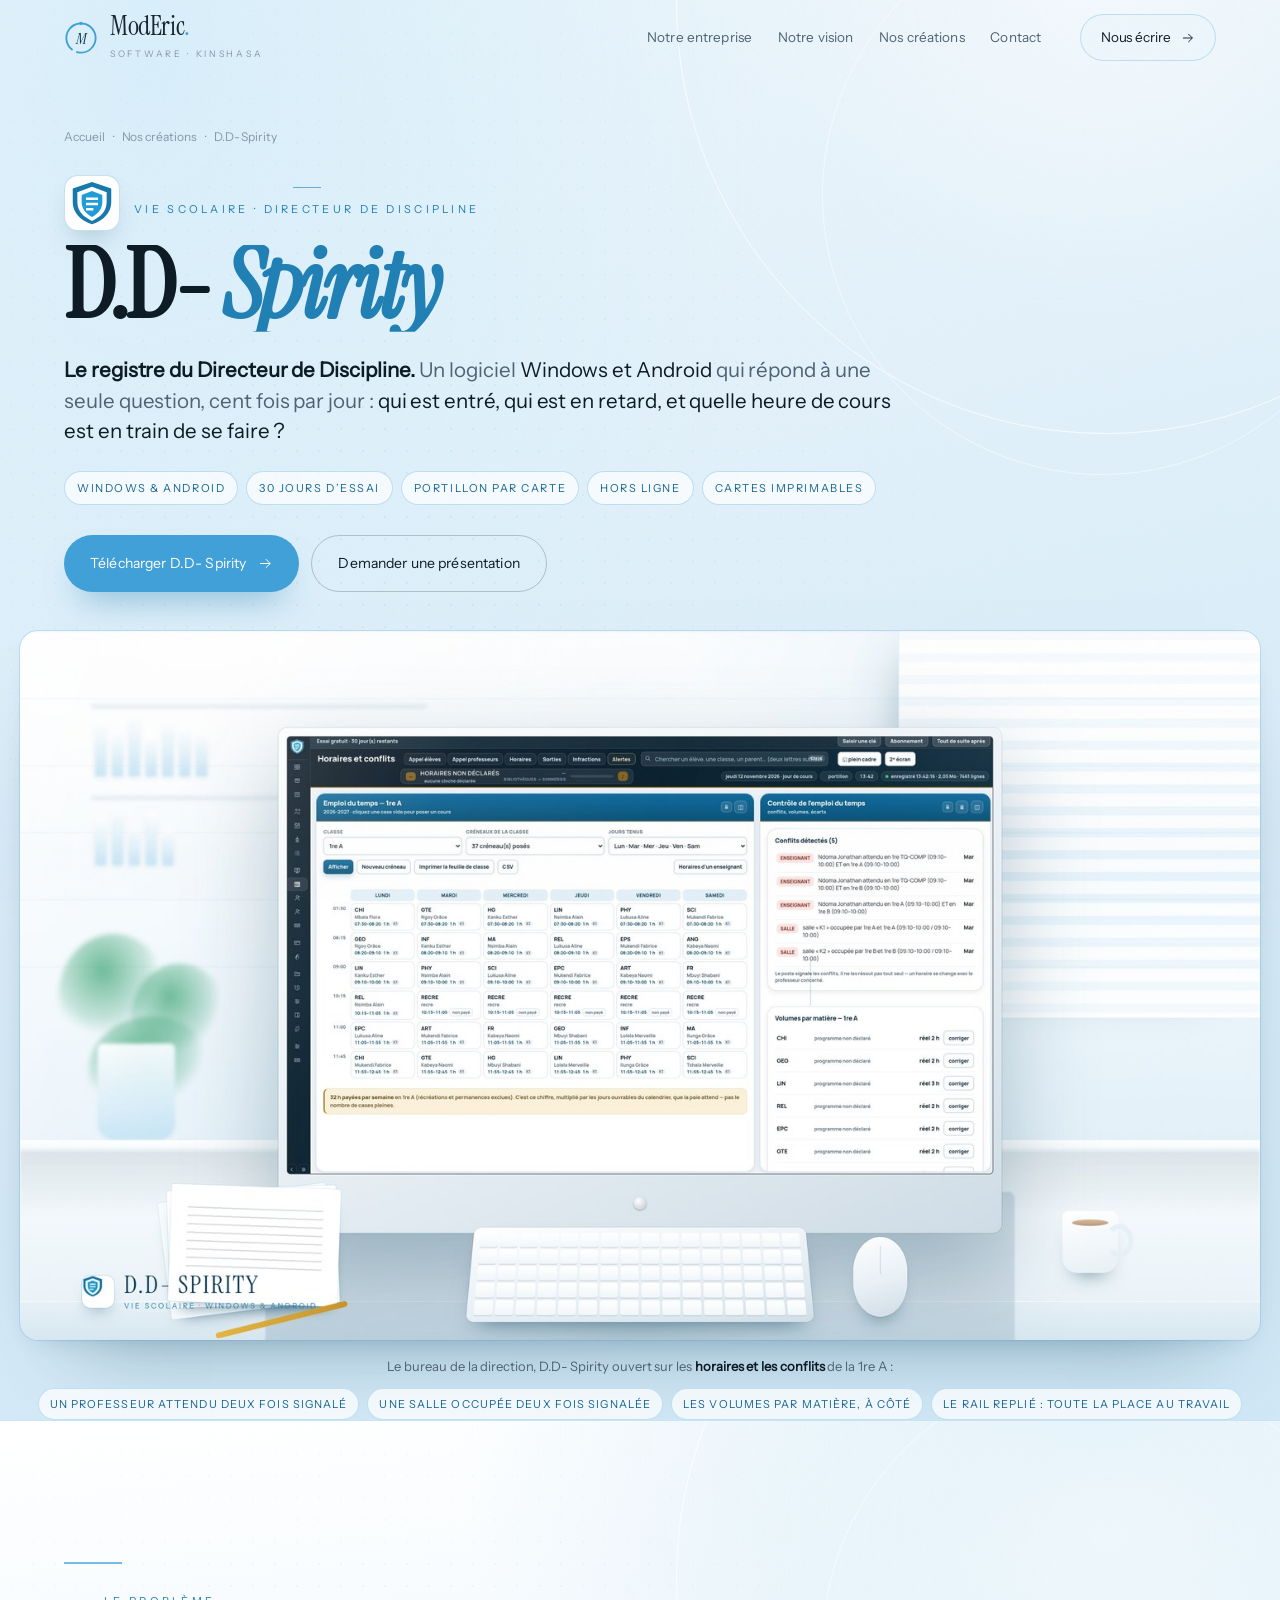
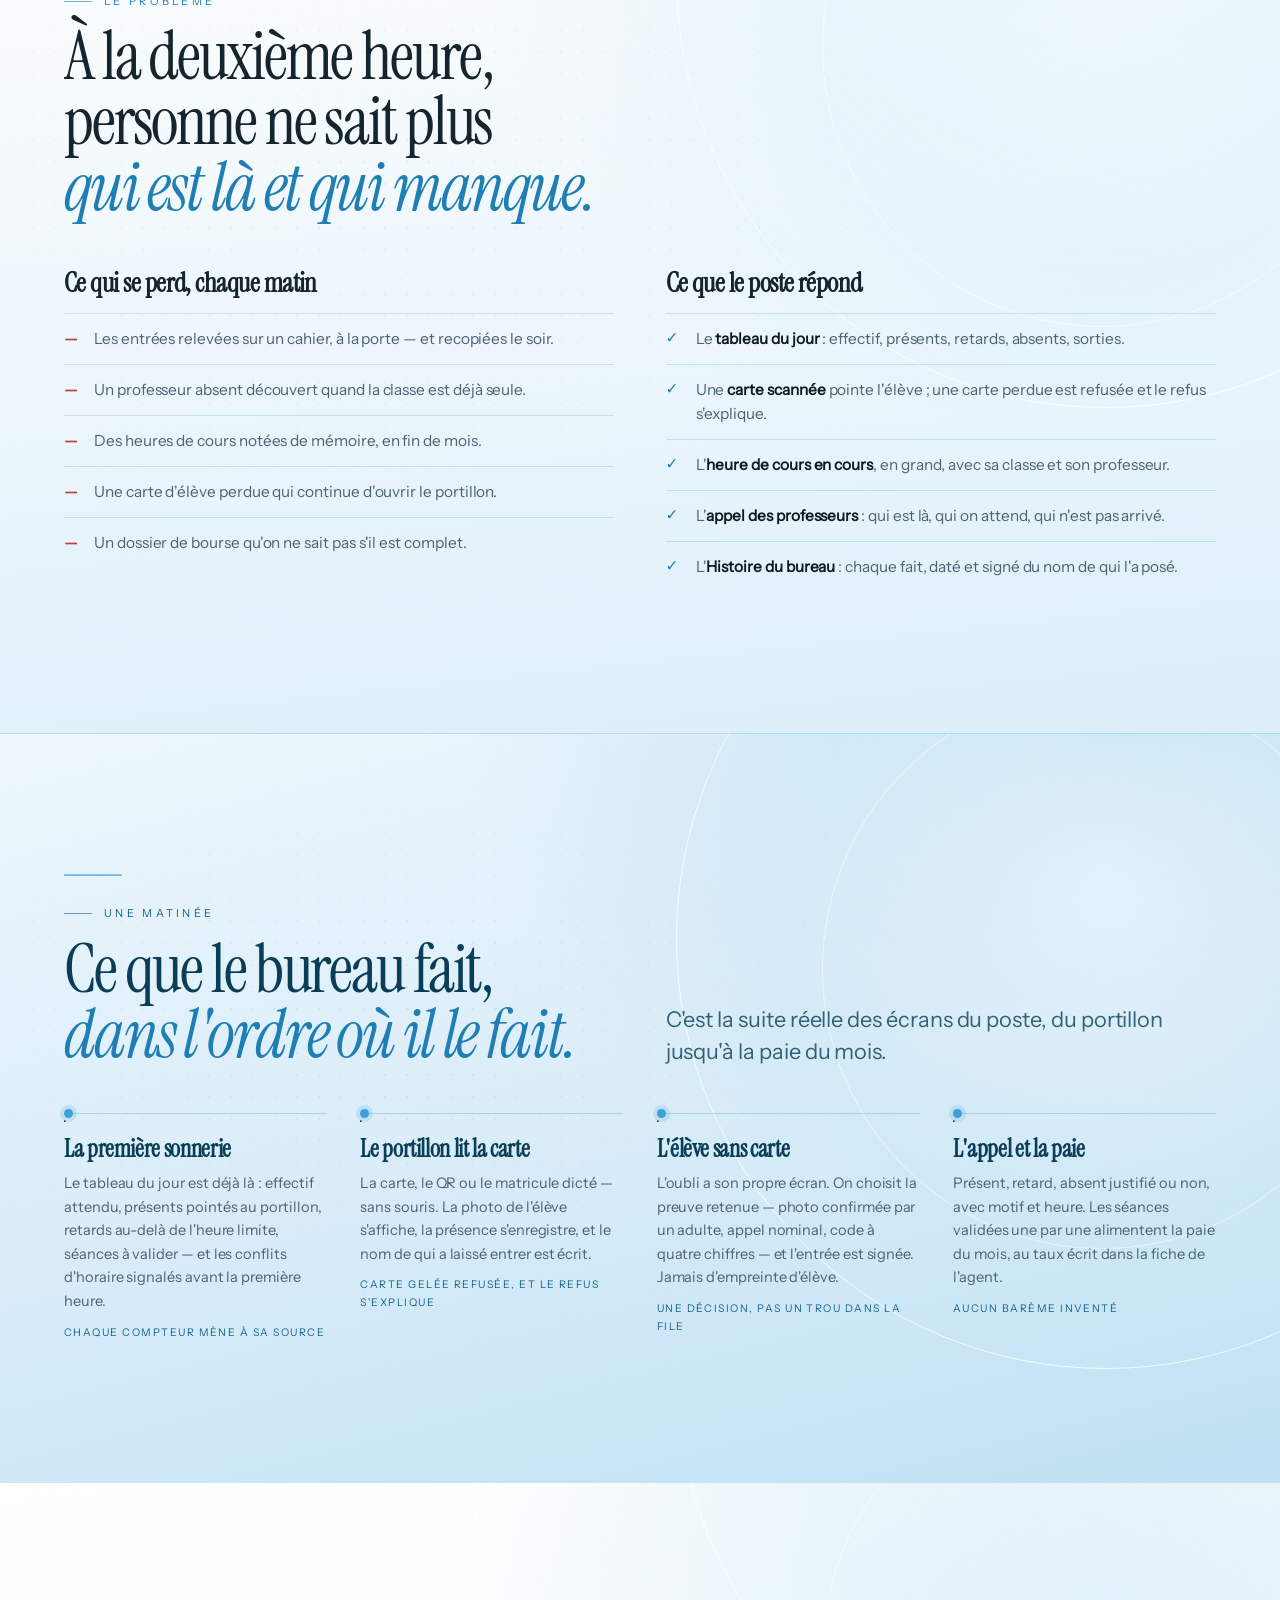
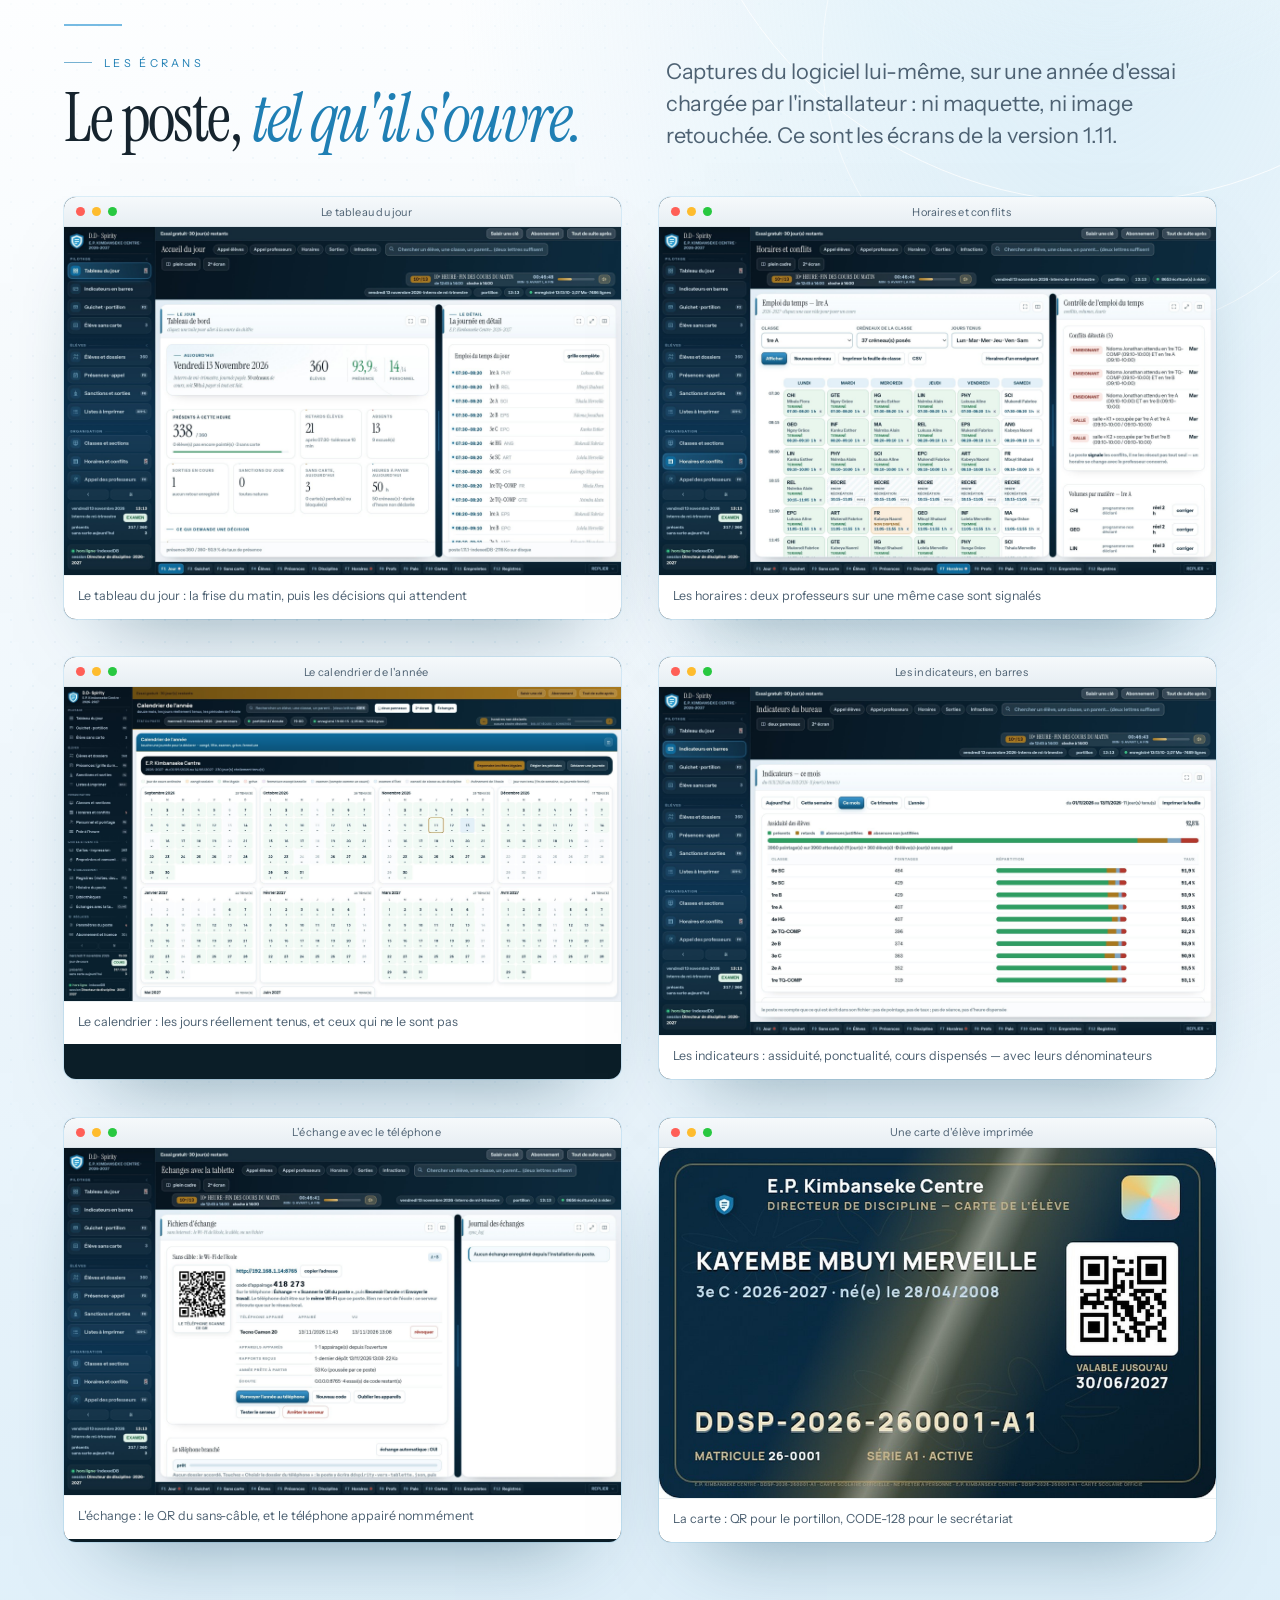
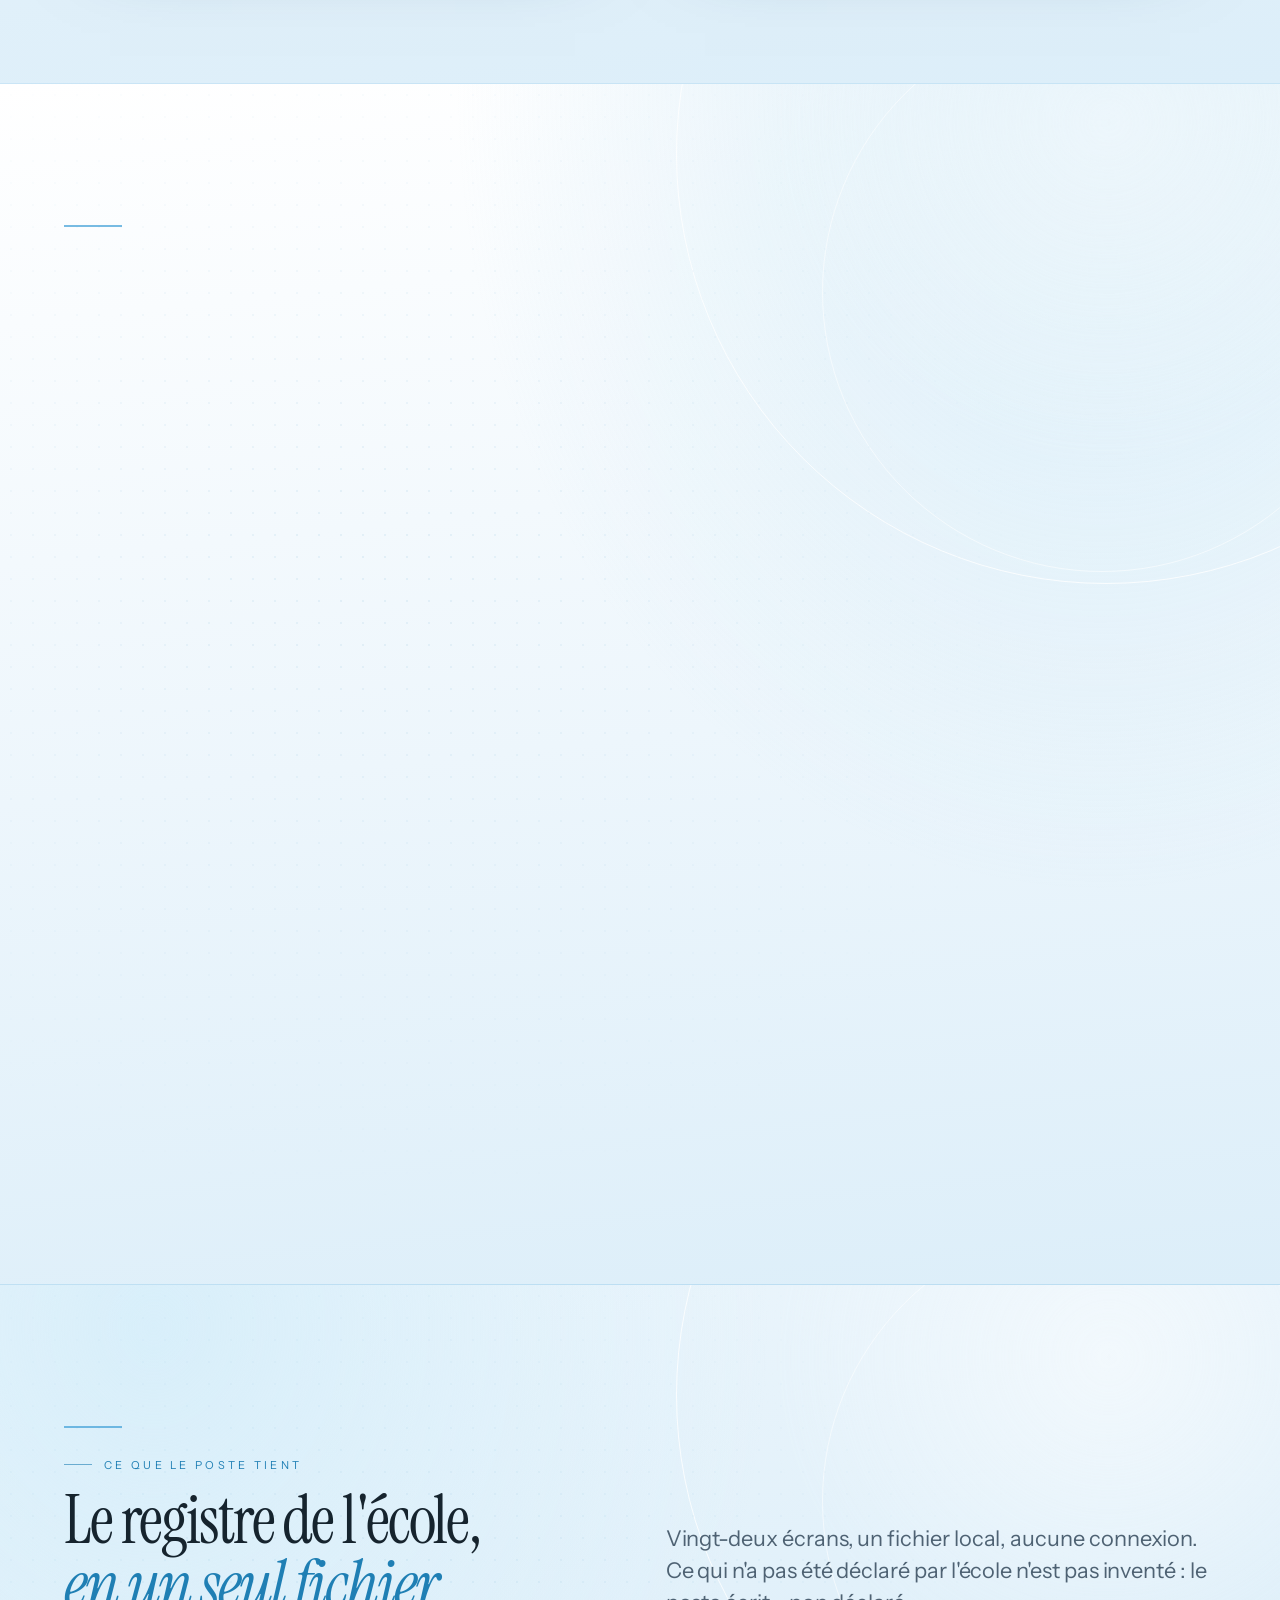
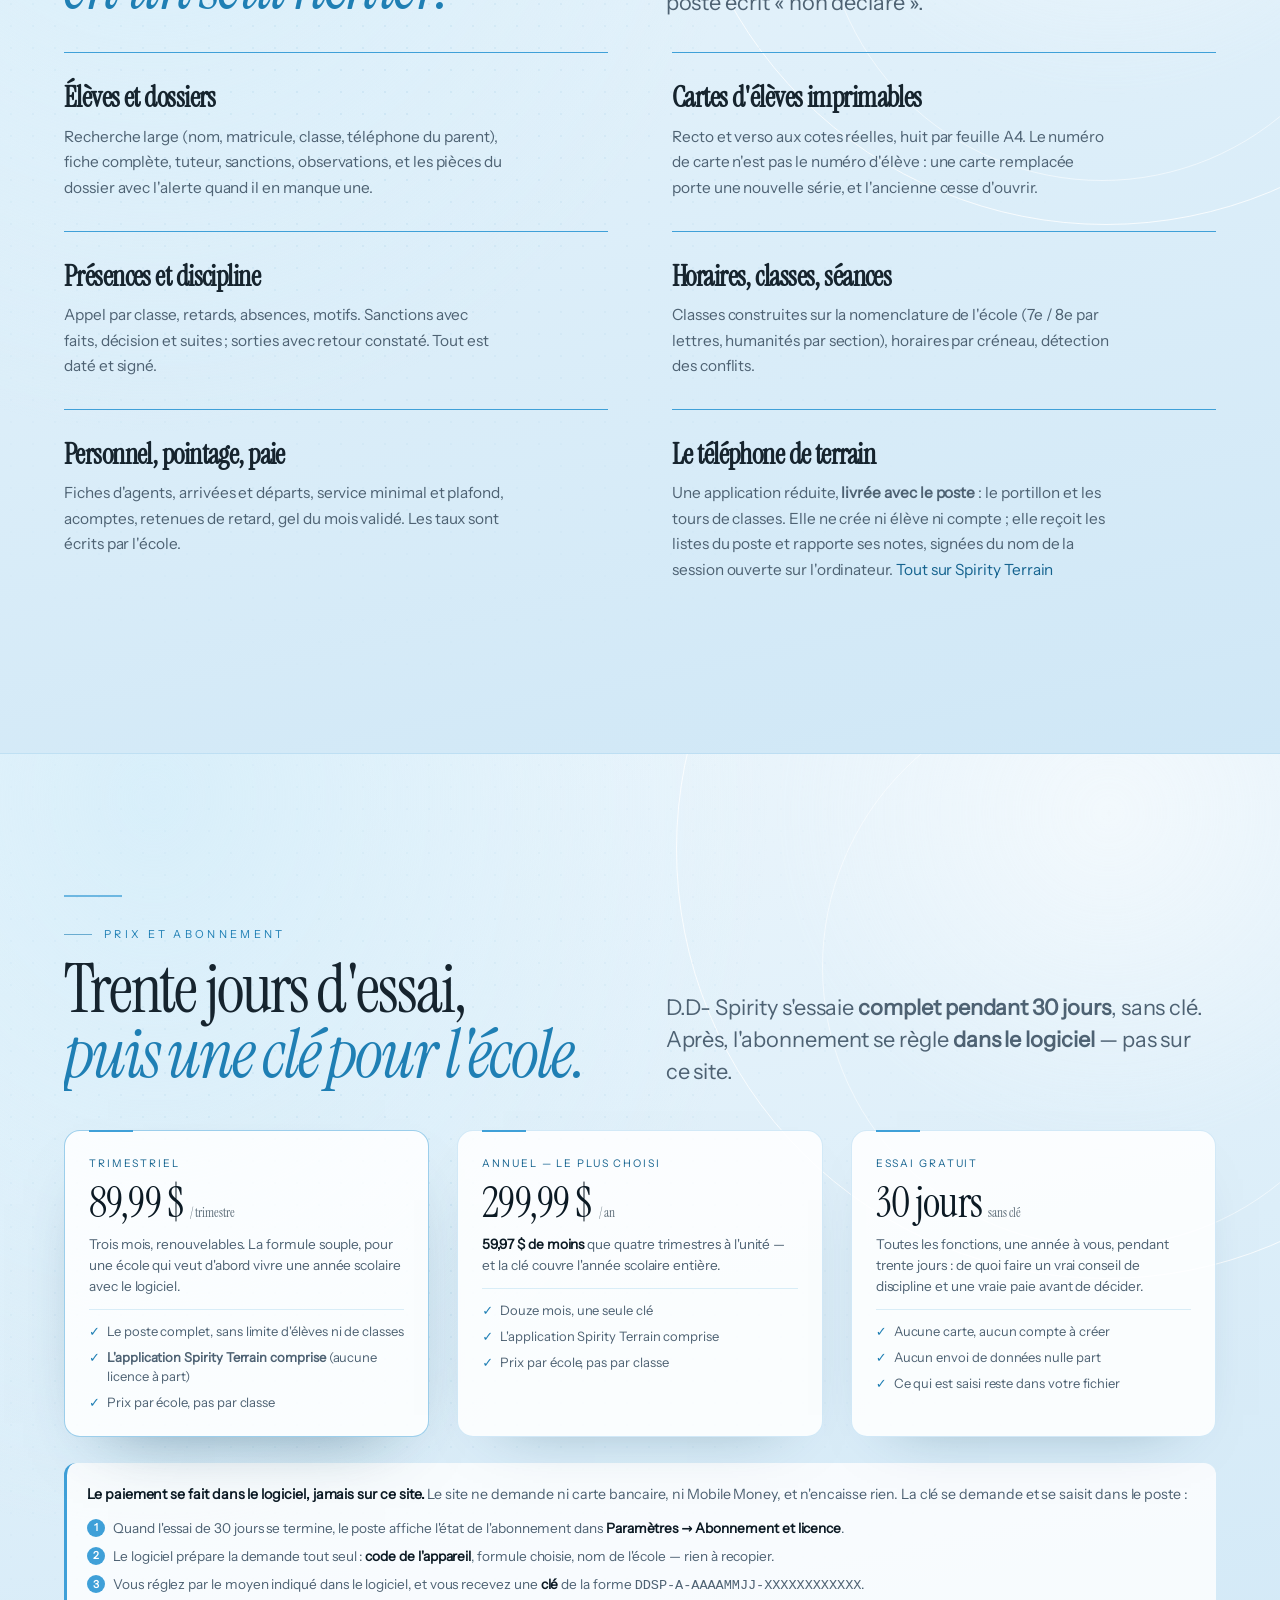
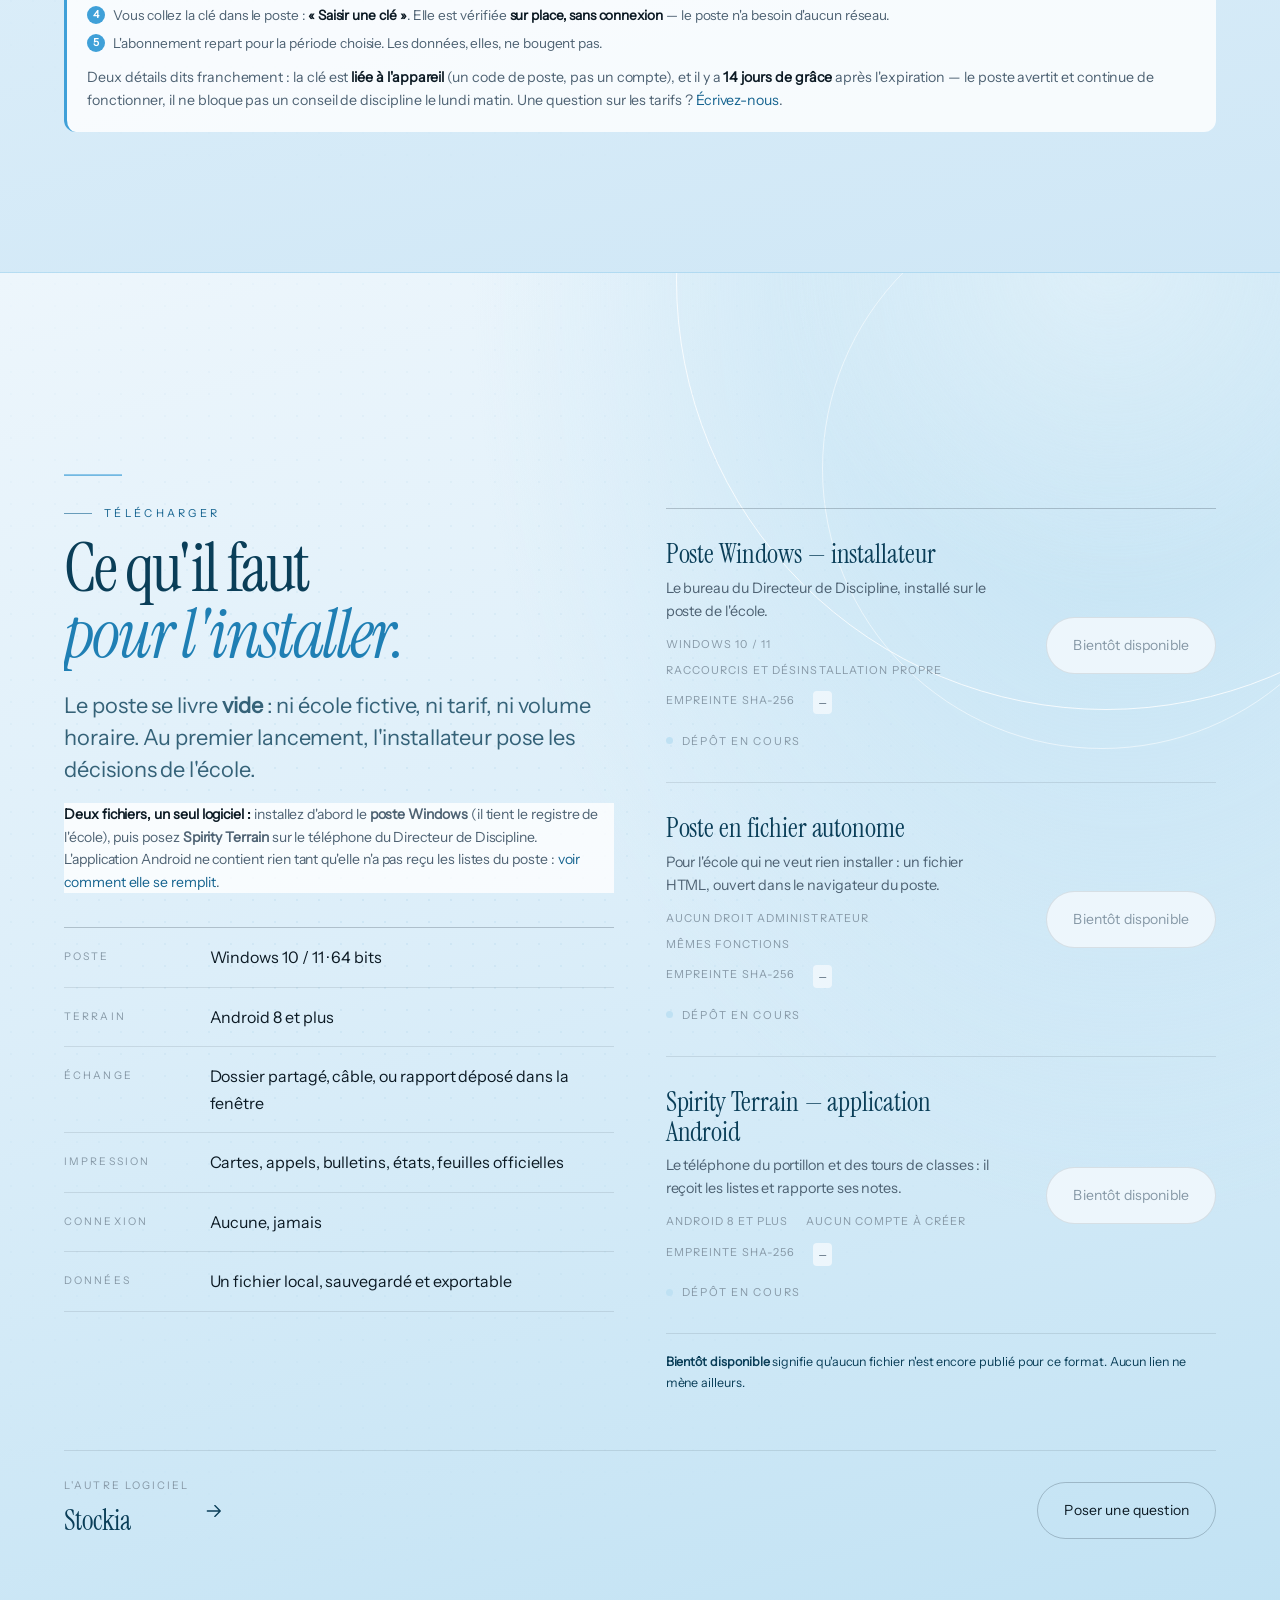
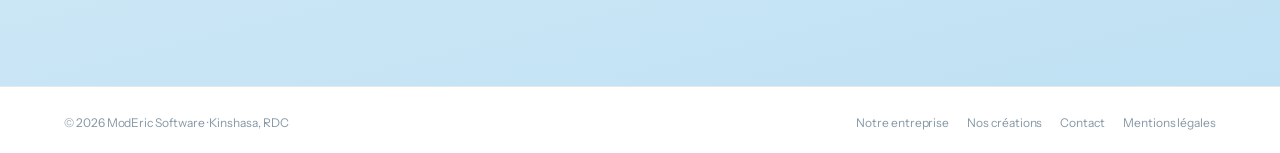
<file: dd-spirity.html>
<!DOCTYPE html>
<html lang="fr">
<head>
<meta charset="utf-8">
<meta name="viewport" content="width=device-width, initial-scale=1">
<title>D.D- Spirity — le registre du Directeur de Discipline · Windows & Android</title>
<meta name="description" content="D.D- Spirity : portillon et cartes d'élèves, présences et appels, discipline et sorties, horaires et conflits, personnel et paie, calendrier scolaire — plus une application de terrain Android. Hors ligne, sur Windows.">
<link rel="canonical" href="https://mod-eric.com/dd-spirity.html">
<meta name="theme-color" content="#FFFFFF">
<meta property="og:type" content="website">
<meta property="og:site_name" content="ModEric Software">
<meta property="og:locale" content="fr_CD">
<meta property="og:title" content="D.D- Spirity — le registre du Directeur de Discipline · Windows & Android">
<meta property="og:description" content="D.D- Spirity : portillon et cartes d'élèves, présences et appels, discipline et sorties, horaires et conflits, personnel et paie, calendrier scolaire — plus une application de terrain Android. Hors ligne, sur Windows.">
<meta property="og:image" content="https://mod-eric.com/assets/medias/maquette-dd.jpg">
<meta property="og:url" content="https://mod-eric.com/dd-spirity.html">
<meta name="twitter:card" content="summary_large_image">
<link rel="icon" href="assets/img/logo.svg" type="image/svg+xml">
<link rel="preload" href="assets/typo/InstrumentSerif-Regular.woff2" as="font" type="font/woff2" crossorigin>
<link rel="preload" href="assets/typo/InstrumentSans-400.woff2" as="font" type="font/woff2" crossorigin>
<link rel="stylesheet" href="assets/css/site.css">
<script type="application/ld+json">
{
  "@context": "https://schema.org",
  "@type": "SoftwareApplication",
  "name": "D.D- Spirity",
  "applicationCategory": "EducationalApplication",
  "operatingSystem": "Windows, Android",
  "description": "Registre du Directeur de Discipline : portillon et cartes d'élèves imprimables, présences et appels, discipline et sorties avec retour constaté, horaires et conflits, personnel et paie à la durée réelle, calendrier scolaire. Fonctionne hors ligne.",
  "screenshot": "https://mod-eric.com/assets/medias/maquette-dd.jpg",
  "publisher": { "@type": "Organization", "name": "ModEric Software" },
  "featureList": ["Portillon et cartes d'élèves", "Présences et appels", "Discipline, sanctions et sorties", "Horaires et conflits", "Personnel, pointage et paie", "Calendrier scolaire", "Application de terrain Android"]
}
</script>
</head>
<body>

<header class="barre">
  <a class="marque" href="index.html" aria-label="ModEric Software — accueil">
    <svg class="marque__sceau" viewBox="0 0 100 100" aria-hidden="true"><circle cx="50" cy="50" r="43" fill="none" stroke="#3FA0D8" stroke-width="5.5" stroke-linecap="round" stroke-dasharray="252 28" transform="rotate(128 50 50)"/><text x="50" y="53" text-anchor="middle" dominant-baseline="central" fill="#0A3E58" font-family="Instrument Serif, Georgia, serif" font-size="46" font-style="italic">M</text><circle cx="50" cy="7" r="4.6" fill="#3FA0D8"/></svg>
    <span><span class="marque__mot">ModEric<i>.</i></span><span class="marque__sous">Software · Kinshasa</span></span>
  </a>
  <nav class="barre__nav" aria-label="Navigation principale">
        <a class="barre__lien" href="index.html#entreprise">Notre entreprise</a>
        <a class="barre__lien" href="index.html#vision">Notre vision</a>
        <a class="barre__lien" href="index.html#creations">Nos créations</a>
        <a class="barre__lien" href="contact.html">Contact</a>
  </nav>
  <a class="barre__appel" href="contact.html">Nous écrire <svg viewBox="0 0 24 24" fill="none" stroke="currentColor" stroke-width="1.6" stroke-linecap="round" stroke-linejoin="round"><path d="M4 12h15M13 5.5l6.5 6.5-6.5 6.5"/></svg></a>
  <button class="burger" aria-label="Ouvrir le menu" aria-expanded="false"><i></i><i></i></button>
</header>

<div class="panneau">
  <a href="index.html#entreprise">Notre entreprise<small>Qui nous sommes</small></a>
  <a href="index.html#vision">Notre vision<small>Au-delà de l’existant</small></a>
  <a href="index.html#philosophie">Notre philosophie<small>La qualité, dans les détails</small></a>
  <a href="index.html#creations">Nos créations<small>Stockia · D.D- Spirity</small></a>
  <a href="contact.html">Contact<small>Commencer un échange</small></a>
  <div class="panneau__pied">Kinshasa, République démocratique du Congo<br>info.elysafly@gmail.com<br>WhatsApp +243 983 009 563<br>Heure de l’atelier : <span data-heure>—</span></div>
</div>


<section class="section bande bande--2" style="padding-top:calc(var(--barre) + clamp(24px,4vw,52px));padding-bottom:0">
  <div class="bande__decor" aria-hidden="true"><span class="bande__arc bande__arc--1"></span><span class="bande__arc bande__arc--2"></span><span class="bande__halo bande__halo--a"></span><span class="bande__points"></span></div>
  <div class="section__page">
    <div class="produit-tete">
      <div>
        <div class="produit-fil" data-monter>
          <a href="index.html">Accueil</a><span>·</span><a href="index.html#creations">Nos créations</a><span>·</span><span>D.D- Spirity</span>
        </div>
        <div class="produit-marque" data-monter data-rang="1">
          <span class="produit-marque__embleme"><svg viewBox="0 0 96 96" aria-hidden="true"><path fill="#1578AC" d="M48 2 L90 16.5 V46 C90 69.5 73 86.5 48 94.5 C23 86.5 6 69.5 6 46 V16.5 Z"/><path fill="#FFFFFF" d="M48 12.5 L80 24.3 V46 C80 65.3 66.6 79.3 48 87 C29.4 79.3 16 65.3 16 46 V24.3 Z"/><path fill="#1E9CD8" d="M48 22 L70.5 30.8 V46 C70.5 60.9 60.9 72.2 48 78.6 C35.1 72.2 25.5 60.9 25.5 46 V30.8 Z"/><path fill="#FFFFFF" d="M35 36 H61 V41.5 H35 Z M35 47.5 H61 V53 H35 Z M35 59 H51 V64.5 H35 Z"/></svg></span>
          <span class="etiquette" style="margin:0">Vie scolaire · Directeur de discipline</span>
        </div>
        <h1 class="produit-nom" data-ligne>D.D- <i>Spirity</i></h1>
        <p class="produit-accroche" data-monter data-rang="1">
          <strong>Le registre du Directeur de Discipline.</strong> Un logiciel <b>Windows et
          Android</b> qui répond à une seule question, cent fois par jour : <b>qui est entré, qui
          est en retard, et quelle heure de cours est en train de se faire ?</b>
        </p>
        <div class="produit-puces" data-monter data-rang="2">
          <span>Windows &amp; Android</span><span>30 jours d’essai</span><span>Portillon par carte</span><span>Hors ligne</span><span>Cartes imprimables</span>
        </div>
        <div class="produit-actions" data-monter data-rang="2">
          <a class="bouton bouton--plein" href="#telecharger">Télécharger D.D- Spirity <svg viewBox="0 0 24 24" fill="none" stroke="currentColor" stroke-width="1.6" stroke-linecap="round" stroke-linejoin="round"><path d="M4 12h15M13 5.5l6.5 6.5-6.5 6.5"/></svg></a>
          <a class="bouton bouton--ligne" href="contact.html">Demander une présentation</a>
        </div>
      </div>
    </div>
  </div>

  <div class="maquette" data-monter data-rang="2">
    <picture><source media="(max-width:760px)" srcset="assets/medias/maquette-dd-petit.jpg"><img src="assets/medias/maquette-dd.jpg" alt="D.D- Spirity installé dans un bureau de direction : l'écran affiche les horaires et les conflits de l'école" width="3840" height="2200" fetchpriority="high"></picture>
    <div class="maquette__pied">
      <p class="maquette__legende">Le bureau de la direction, D.D- Spirity ouvert sur les <b>horaires et les conflits</b> de la 1re A :</p>
      <ul class="maquette__liste">
        <li>un professeur attendu deux fois signalé</li>
        <li>une salle occupée deux fois signalée</li>
        <li>les volumes par matière, à côté</li>
        <li>le rail replié : toute la place au travail</li>
      </ul>
    </div>
  </div>
</section>

<!-- ─── LE PROBLÈME, PUIS LA RÉPONSE ─── -->
<section class="section bande bande--1">
  <div class="bande__decor" aria-hidden="true"><span class="bande__arc bande__arc--1"></span><span class="bande__arc bande__arc--2"></span><span class="bande__halo bande__halo--a"></span><span class="bande__points"></span></div>
  <div class="section__page">
    <div class="phare" data-ligne>
      <div class="phare__filet"></div>
      <span class="etiquette" style="margin-bottom:14px">Le problème</span>
      <p class="phare__dit">À la deuxième heure, personne ne sait plus<br><i>qui est là et qui manque.</i></p>
    </div>

    <div class="probleme">
      <div class="probleme__col" data-monter data-rang="1">
        <h2>Ce qui se perd, chaque matin</h2>
        <ul class="liste-cout">
          <li>Les entrées relevées sur un cahier, à la porte — et recopiées le soir.</li>
          <li>Un professeur absent découvert quand la classe est déjà seule.</li>
          <li>Des heures de cours notées de mémoire, en fin de mois.</li>
          <li>Une carte d'élève perdue qui continue d'ouvrir le portillon.</li>
          <li>Un dossier de bourse qu'on ne sait pas s'il est complet.</li>
        </ul>
      </div>
      <div class="probleme__col" data-monter data-rang="2">
        <h2>Ce que le poste répond</h2>
        <ul class="liste-reponse">
          <li>Le <b>tableau du jour</b> : effectif, présents, retards, absents, sorties.</li>
          <li>Une <b>carte scannée</b> pointe l'élève ; une carte perdue est refusée et le refus s'explique.</li>
          <li>L'<b>heure de cours en cours</b>, en grand, avec sa classe et son professeur.</li>
          <li>L'<b>appel des professeurs</b> : qui est là, qui on attend, qui n'est pas arrivé.</li>
          <li>L'<b>Histoire du bureau</b> : chaque fait, daté et signé du nom de qui l'a posé.</li>
        </ul>
      </div>
    </div>
  </div>
</section>

<!-- ─── UNE MATINÉE, DANS L'ORDRE ─── -->
<section class="section bande bande--3">
  <div class="bande__decor" aria-hidden="true"><span class="bande__arc bande__arc--1"></span><span class="bande__arc bande__arc--2"></span><span class="bande__halo bande__halo--a"></span><span class="bande__points"></span></div>
  <div class="section__page">
    <div class="deux" style="margin-top:0">
      <div class="phare" data-ligne>
        <div class="phare__filet"></div>
        <span class="etiquette" style="margin-bottom:14px">Une matinée</span>
        <p class="phare__dit">Ce que le bureau fait, <i>dans l'ordre où il le fait.</i></p>
      </div>
      <p class="chapo" data-monter data-rang="1" style="align-self:end">
        C'est la suite réelle des écrans du poste, du portillon jusqu'à la paie du mois.
      </p>
    </div>

    <div class="gestes">
      <div class="geste" data-monter><span class="geste__n" aria-hidden="true">·</span>
        <h3>La première sonnerie</h3>
        <p>Le tableau du jour est déjà là : effectif attendu, présents pointés au portillon,
        retards au-delà de l'heure limite, séances à valider — et les conflits d'horaire signalés
        avant la première heure.</p>
        <div class="geste__note">chaque compteur mène à sa source</div>
      </div>
      <div class="geste" data-monter data-rang="1"><span class="geste__n" aria-hidden="true">·</span>
        <h3>Le portillon lit la carte</h3>
        <p>La carte, le QR ou le matricule dicté — sans souris. La photo de l'élève s'affiche, la
        présence s'enregistre, et le nom de qui a laissé entrer est écrit.</p>
        <div class="geste__note">carte gelée refusée, et le refus s'explique</div>
      </div>
      <div class="geste" data-monter data-rang="2"><span class="geste__n" aria-hidden="true">·</span>
        <h3>L'élève sans carte</h3>
        <p>L'oubli a son propre écran. On choisit la preuve retenue — photo confirmée par un
        adulte, appel nominal, code à quatre chiffres — et l'entrée est signée. Jamais d'empreinte
        d'élève.</p>
        <div class="geste__note">une décision, pas un trou dans la file</div>
      </div>
      <div class="geste" data-monter data-rang="3"><span class="geste__n" aria-hidden="true">·</span>
        <h3>L'appel et la paie</h3>
        <p>Présent, retard, absent justifié ou non, avec motif et heure. Les séances validées une
        par une alimentent la paie du mois, au taux écrit dans la fiche de l'agent.</p>
        <div class="geste__note">aucun barème inventé</div>
      </div>
    </div>
  </div>
</section>

<!-- ─── LES ÉCRANS ─── -->
<section class="section bande bande--1" id="ecrans">
  <div class="bande__decor" aria-hidden="true"><span class="bande__arc bande__arc--1"></span><span class="bande__arc bande__arc--2"></span><span class="bande__halo bande__halo--a"></span><span class="bande__points"></span></div>
  <div class="section__page">
    <div class="deux" style="margin-top:0">
      <div class="phare" data-ligne>
        <div class="phare__filet"></div>
        <span class="etiquette" style="margin-bottom:14px">Les écrans</span>
        <p class="phare__dit">Le poste, <i>tel qu'il s'ouvre.</i></p>
      </div>
      <p class="chapo" data-monter data-rang="1" style="align-self:end">
        Captures du logiciel lui-même, sur une année d'essai chargée par l'installateur : ni
        maquette, ni image retouchée. Ce sont les écrans de la version 1.11.
      </p>
    </div>

    <div class="fenetres">
      <figure class="fenetre-mac" data-monter>
        <div class="fenetre-mac__barre"><i></i><i></i><i></i><span>Le tableau du jour</span></div>
        <img src="assets/medias/dd-accueil.jpg" alt="Le tableau de bord de D.D- Spirity : la frise du jour, les présents, les retards, le personnel arrivé et ce qui demande une décision" loading="lazy" width="2400" height="1500">
        <figcaption>Le tableau du jour : la frise du matin, puis les décisions qui attendent</figcaption>
      </figure>
      <figure class="fenetre-mac" data-monter data-rang="1">
        <div class="fenetre-mac__barre"><i></i><i></i><i></i><span>Horaires et conflits</span></div>
        <img src="assets/medias/dd-horaires.jpg" alt="Les horaires dans D.D- Spirity : emploi du temps de la classe et conflits détectés" loading="lazy" width="2400" height="1500">
        <figcaption>Les horaires : deux professeurs sur une même case sont signalés</figcaption>
      </figure>
      <figure class="fenetre-mac" data-monter data-rang="2">
        <div class="fenetre-mac__barre"><i></i><i></i><i></i><span>Le calendrier de l'année</span></div>
        <img src="assets/medias/dd-calendrier.jpg" alt="Le calendrier scolaire de D.D- Spirity : jours tenus, fériés, congés, examens" loading="lazy" width="2400" height="1500">
        <figcaption>Le calendrier : les jours réellement tenus, et ceux qui ne le sont pas</figcaption>
      </figure>
      <figure class="fenetre-mac" data-monter data-rang="3">
        <div class="fenetre-mac__barre"><i></i><i></i><i></i><span>Les indicateurs, en barres</span></div>
        <img src="assets/medias/dd-indicateurs.jpg" alt="Les indicateurs de D.D- Spirity : assiduité des élèves par classe, ponctualité du personnel, cours dispensés, sur une période choisie" loading="lazy" width="2400" height="1500">
        <figcaption>Les indicateurs : assiduité, ponctualité, cours dispensés — avec leurs dénominateurs</figcaption>
      </figure>
      <figure class="fenetre-mac" data-monter data-rang="4">
        <div class="fenetre-mac__barre"><i></i><i></i><i></i><span>L'échange avec le téléphone</span></div>
        <img src="assets/medias/dd-echanges.jpg" alt="L'écran Échanges de D.D- Spirity : le QR et le code d'appairage du transfert sans câble, le téléphone appairé et son dernier dépôt" loading="lazy" width="2400" height="1500">
        <figcaption>L'échange : le QR du sans-câble, et le téléphone appairé nommément</figcaption>
      </figure>
      <figure class="fenetre-mac" data-monter data-rang="5">
        <div class="fenetre-mac__barre"><i></i><i></i><i></i><span>Une carte d'élève imprimée</span></div>
        <img src="assets/medias/dd-carte.jpg" alt="Une carte d'élève imprimée par D.D- Spirity : QR, numéro de carte, CODE-128" loading="lazy" width="2000" height="1261">
        <figcaption>La carte : QR pour le portillon, CODE-128 pour le secrétariat</figcaption>
      </figure>
    </div>
  </div>
</section>

<!-- ─── LE TÉLÉPHONE QUI VA AVEC ─── -->
<section class="section bande bande--1" id="terrain">
  <div class="bande__decor" aria-hidden="true"><span class="bande__arc bande__arc--1"></span><span class="bande__arc bande__arc--2"></span><span class="bande__halo bande__halo--a"></span><span class="bande__points"></span></div>
  <div class="section__page">
    <div class="deux" style="margin-top:0">
      <div class="phare" data-ligne>
        <div class="phare__filet"></div>
        <span class="etiquette" style="margin-bottom:14px">Et le téléphone</span>
        <p class="phare__dit">D.D- Spirity se livre <i>avec son application Android.</i></p>
      </div>
      <p class="chapo" data-monter data-rang="1" style="align-self:end">
        Le poste reste au bureau ; le Directeur de Discipline, lui, marche. <strong>Spirity Terrain</strong>
        est l'application Android qui l'accompagne : portillon, appel de classe, heures de cours —
        et tout revient au poste.
      </p>
    </div>

    <div class="deux" style="align-items:center;margin-top:clamp(22px,3vw,36px)">
      <div data-monter style="display:grid;place-items:center">
        <div class="appareil">
          <div class="appareil__ecran">
            <img src="assets/medias/android-appel.jpg" alt="L'appel de la 1re A dans Spirity Terrain : la liste des élèves et les trois statuts" loading="lazy" width="786" height="1704">
            <div class="appareil__reflet" aria-hidden="true"></div>
          </div>
        </div>
      </div>
      <div data-monter data-rang="1">
        <h2 class="telephones__titre" style="margin-top:0">Ce qu'il fait, et ce qu'il ne fait pas</h2>
        <ul class="liste-reponse">
          <li><b>Il pointe les arrivées</b> au portillon : carte scannée, matricule dicté, ou deux lettres du nom.</li>
          <li><b>Il fait l'appel</b> dans la classe : on ne coche que les absents, la progression et le mot « appel terminé » disent que la feuille est finie.</li>
          <li><b>Il donne l'heure</b> : la barre de l'heure de cours compte à rebours, et la sonnerie de fin d'heure tombe tant que l'application est ouverte.</li>
          <li><b>Il ne crée rien</b> : ni élève, ni classe, ni compte, ni paie. Il reçoit les listes du poste et lui rend son travail — par le câble, ou par le Wi-Fi de l'école.</li>
        </ul>
        <div class="produit-actions" style="margin-top:clamp(18px,2.4vw,26px)">
          <a class="bouton bouton--plein" href="dd-spirity-terrain.html">Voir Spirity Terrain <svg viewBox="0 0 24 24" fill="none" stroke="currentColor" stroke-width="1.6" stroke-linecap="round" stroke-linejoin="round"><path d="M4 12h15M13 5.5l6.5 6.5-6.5 6.5"/></svg></a>
          <a class="bouton bouton--ligne" href="dd-spirity-terrain.html#telecharger">Télécharger l'application</a>
        </div>
      </div>
    </div>
  </div>
</section>

<!-- ─── CE QUE LE POSTE TIENT ─── -->
<section class="section bande bande--2">
  <div class="bande__decor" aria-hidden="true"><span class="bande__arc bande__arc--1"></span><span class="bande__arc bande__arc--2"></span><span class="bande__halo bande__halo--a"></span><span class="bande__points"></span></div>
  <div class="section__page">
    <div class="deux" style="margin-top:0">
      <div class="phare" data-ligne>
        <div class="phare__filet"></div>
        <span class="etiquette" style="margin-bottom:14px">Ce que le poste tient</span>
        <p class="phare__dit">Le registre de l'école, <i>en un seul fichier.</i></p>
      </div>
      <p class="chapo" data-monter data-rang="1" style="align-self:end">
        Vingt-deux écrans, un fichier local, aucune connexion. Ce qui n'a pas été déclaré par
        l'école n'est pas inventé : le poste écrit « non déclaré ».
      </p>
    </div>
    <div class="principes" style="margin-top:clamp(20px,3vw,34px)">
      <div class="principe" data-monter><span class="principe__trait" aria-hidden="true" data-trait></span>
        <h3>Élèves et dossiers</h3>
        <p>Recherche large (nom, matricule, classe, téléphone du parent), fiche complète, tuteur,
        sanctions, observations, et les pièces du dossier avec l'alerte quand il en manque une.</p>
      </div>
      <div class="principe" data-monter data-rang="1"><span class="principe__trait" aria-hidden="true" data-trait></span>
        <h3>Cartes d'élèves imprimables</h3>
        <p>Recto et verso aux cotes réelles, huit par feuille A4. Le numéro de carte n'est pas le
        numéro d'élève : une carte remplacée porte une nouvelle série, et l'ancienne cesse d'ouvrir.</p>
      </div>
      <div class="principe" data-monter data-rang="2"><span class="principe__trait" aria-hidden="true" data-trait></span>
        <h3>Présences et discipline</h3>
        <p>Appel par classe, retards, absences, motifs. Sanctions avec faits, décision et suites ;
        sorties avec retour constaté. Tout est daté et signé.</p>
      </div>
      <div class="principe" data-monter data-rang="3"><span class="principe__trait" aria-hidden="true" data-trait></span>
        <h3>Horaires, classes, séances</h3>
        <p>Classes construites sur la nomenclature de l'école (7e / 8e par lettres, humanités par
        section), horaires par créneau, détection des conflits.</p>
      </div>
      <div class="principe" data-monter data-rang="4"><span class="principe__trait" aria-hidden="true" data-trait></span>
        <h3>Personnel, pointage, paie</h3>
        <p>Fiches d'agents, arrivées et départs, service minimal et plafond, acomptes, retenues de
        retard, gel du mois validé. Les taux sont écrits par l'école.</p>
      </div>
      <div class="principe" data-monter data-rang="5"><span class="principe__trait" aria-hidden="true" data-trait></span>
        <h3>Le téléphone de terrain</h3>
        <p>Une application réduite, <b>livrée avec le poste</b> : le portillon et les tours de classes.
        Elle ne crée ni élève ni compte ; elle reçoit les listes du poste et rapporte ses notes,
        signées du nom de la session ouverte sur l'ordinateur.
        <a href="dd-spirity-terrain.html" style="color:var(--azur-700)">Tout sur Spirity Terrain</a></p>
      </div>
    </div>
  </div>
</section>

<!-- ─── PRIX ET ABONNEMENT ─── -->
<section class="section bande bande--2" id="prix">
  <div class="bande__decor" aria-hidden="true"><span class="bande__arc bande__arc--1"></span><span class="bande__arc bande__arc--2"></span><span class="bande__halo bande__halo--a"></span><span class="bande__points"></span></div>
  <div class="section__page">
    <div class="deux" style="margin-top:0">
      <div class="phare" data-ligne>
        <div class="phare__filet"></div>
        <span class="etiquette" style="margin-bottom:14px">Prix et abonnement</span>
        <p class="phare__dit">Trente jours d'essai,<br><i>puis une clé pour l'école.</i></p>
      </div>
      <p class="chapo" data-monter data-rang="1" style="align-self:end">
        D.D- Spirity s'essaie <strong>complet pendant 30 jours</strong>, sans clé. Après, l'abonnement
        se règle <strong>dans le logiciel</strong> — pas sur ce site.
      </p>
    </div>

    <div class="tarifs">
      <div class="tarif tarif--phare" data-monter>
        <span class="tarif__fil" aria-hidden="true"></span>
        <div class="tarif__nom">Trimestriel</div>
        <div class="tarif__prix">89,99 $ <small>/ trimestre</small></div>
        <p class="tarif__dit">Trois mois, renouvelables. La formule souple, pour une école qui veut
        d'abord vivre une année scolaire avec le logiciel.</p>
        <ul class="tarif__liste">
          <li>Le poste complet, sans limite d'élèves ni de classes</li>
          <li><b>L'application Spirity Terrain comprise</b> (aucune licence à part)</li>
          <li>Prix par école, pas par classe</li>
        </ul>
      </div>
      <div class="tarif" data-monter data-rang="1">
        <span class="tarif__fil" aria-hidden="true"></span>
        <div class="tarif__nom">Annuel — le plus choisi</div>
        <div class="tarif__prix">299,99 $ <small>/ an</small></div>
        <p class="tarif__dit"><b>59,97 $ de moins</b> que quatre trimestres à l'unité — et la clé
        couvre l'année scolaire entière.</p>
        <ul class="tarif__liste">
          <li>Douze mois, une seule clé</li>
          <li>L'application Spirity Terrain comprise</li>
          <li>Prix par école, pas par classe</li>
        </ul>
      </div>
      <div class="tarif" data-monter data-rang="2">
        <span class="tarif__fil" aria-hidden="true"></span>
        <div class="tarif__nom">Essai gratuit</div>
        <div class="tarif__prix">30 jours <small>sans clé</small></div>
        <p class="tarif__dit">Toutes les fonctions, une année à vous, pendant trente jours : de quoi
        faire un vrai conseil de discipline et une vraie paie avant de décider.</p>
        <ul class="tarif__liste">
          <li>Aucune carte, aucun compte à créer</li>
          <li>Aucun envoi de données nulle part</li>
          <li>Ce qui est saisi reste dans votre fichier</li>
        </ul>
      </div>
    </div>

    <div class="tarifs__note" data-monter data-rang="3">
      <p><b>Le paiement se fait dans le logiciel, jamais sur ce site.</b> Le site ne demande ni carte
      bancaire, ni Mobile Money, et n'encaisse rien. La clé se demande et se saisit dans le poste :</p>
      <ol class="tarifs__etapes">
        <li>Quand l'essai de 30 jours se termine, le poste affiche l'état de l'abonnement dans
        <b>Paramètres → Abonnement et licence</b>.</li>
        <li>Le logiciel prépare la demande tout seul : <b>code de l'appareil</b>, formule choisie,
        nom de l'école — rien à recopier.</li>
        <li>Vous réglez par le moyen indiqué dans le logiciel, et vous recevez une <b>clé</b>
        de la forme <code>DDSP-A-AAAAMMJJ-XXXXXXXXXXXX</code>.</li>
        <li>Vous collez la clé dans le poste : <b>« Saisir une clé »</b>. Elle est vérifiée
        <b>sur place, sans connexion</b> — le poste n'a besoin d'aucun réseau.</li>
        <li>L'abonnement repart pour la période choisie. Les données, elles, ne bougent pas.</li>
      </ol>
      <p style="margin-top:12px">Deux détails dits franchement : la clé est <b>liée à l'appareil</b>
      (un code de poste, pas un compte), et il y a <b>14 jours de grâce</b> après l'expiration — le
      poste avertit et continue de fonctionner, il ne bloque pas un conseil de discipline le lundi
      matin. Une question sur les tarifs ? <a href="contact.html" style="color:var(--azur-700)">Écrivez-nous</a>.</p>
    </div>
  </div>
</section>

<!-- ─── TÉLÉCHARGER ─── -->
<section class="section bande bande--3" id="telecharger">
  <div class="bande__decor" aria-hidden="true"><span class="bande__arc bande__arc--1"></span><span class="bande__arc bande__arc--2"></span><span class="bande__halo bande__halo--a"></span><span class="bande__points"></span></div>
  <div class="section__page deux">
    <div>
      <div class="phare" data-ligne>
        <div class="phare__filet"></div>
        <span class="etiquette" style="margin-bottom:14px">Télécharger</span>
        <p class="phare__dit">Ce qu'il faut <i>pour l'installer.</i></p>
      </div>
      <p class="chapo" data-monter data-rang="1" style="margin-top:22px">
        Le poste se livre <strong>vide</strong> : ni école fictive, ni tarif, ni volume horaire.
        Au premier lancement, l'installateur pose les décisions de l'école.
      </p>
      <div class="note" style="margin-top:18px;background:rgba(255,255,255,.8);border-left-color:var(--azur);max-width:none">
        <p style="margin:0;font-size:14px;line-height:1.6;color:var(--texte-doux)">
          <b style="color:var(--encre);font-weight:600">Deux fichiers, un seul logiciel :</b> installez
          d'abord le <b>poste Windows</b> (il tient le registre de l'école), puis posez
          <b>Spirity Terrain</b> sur le téléphone du Directeur de Discipline. L'application Android
          ne contient rien tant qu'elle n'a pas reçu les listes du poste :
          <a href="dd-spirity-terrain.html" style="color:var(--azur-700)">voir comment elle se remplit</a>.
        </p>
      </div>
      <dl class="coord" style="margin-top:clamp(22px,3vw,34px)" data-monter data-rang="2">
        <div class="coord__ligne"><dt>Poste</dt><dd>Windows 10 / 11 · 64 bits</dd></div>
        <div class="coord__ligne"><dt>Terrain</dt><dd>Android 8 et plus</dd></div>
        <div class="coord__ligne"><dt>Échange</dt><dd>Dossier partagé, câble, ou rapport déposé dans la fenêtre</dd></div>
        <div class="coord__ligne"><dt>Impression</dt><dd>Cartes, appels, bulletins, états, feuilles officielles</dd></div>
        <div class="coord__ligne"><dt>Connexion</dt><dd>Aucune, jamais</dd></div>
        <div class="coord__ligne"><dt>Données</dt><dd>Un fichier local, sauvegardé et exportable</dd></div>
      </dl>
    </div>
    <div>
      <div class="tele">
        <div class="tele__item" data-tele="ddSpirity:windows">
  <div>
    <div class="tele__nom">Poste Windows — installateur</div>
    <p class="tele__dit">Le bureau du Directeur de Discipline, installé sur le poste de l'école.</p>
    <div class="tele__pied"><span>Windows 10 / 11</span><span>Raccourcis et désinstallation propre</span></div>
    <div class="tele__pied" data-tele-sha hidden>Empreinte SHA-256 <code>—</code></div>
    <div style="margin-top:12px"><span class="jauge-etat" data-tele-etat><i></i>Dépôt en cours</span></div>
  </div>
  <div class="tele__action" data-tele-actions></div>
</div>
        <div class="tele__item" data-tele="ddSpirity:html">
  <div>
    <div class="tele__nom">Poste en fichier autonome</div>
    <p class="tele__dit">Pour l'école qui ne veut rien installer : un fichier HTML, ouvert dans le navigateur du poste.</p>
    <div class="tele__pied"><span>Aucun droit administrateur</span><span>Mêmes fonctions</span></div>
    <div class="tele__pied" data-tele-sha hidden>Empreinte SHA-256 <code>—</code></div>
    <div style="margin-top:12px"><span class="jauge-etat" data-tele-etat><i></i>Dépôt en cours</span></div>
  </div>
  <div class="tele__action" data-tele-actions></div>
</div>
        <div class="tele__item" data-tele="ddSpirity:android">
  <div>
    <div class="tele__nom">Spirity Terrain — application Android</div>
    <p class="tele__dit">Le téléphone du portillon et des tours de classes : il reçoit les listes et rapporte ses notes.</p>
    <div class="tele__pied"><span>Android 8 et plus</span><span>Aucun compte à créer</span></div>
    <div class="tele__pied" data-tele-sha hidden>Empreinte SHA-256 <code>—</code></div>
    <div style="margin-top:12px"><span class="jauge-etat" data-tele-etat><i></i>Dépôt en cours</span></div>
  </div>
  <div class="tele__action" data-tele-actions></div>
</div>
      </div>
      <p style="margin-top:18px;font-size:12.5px"><strong>Bientôt disponible</strong> signifie
      qu'aucun fichier n'est encore publié pour ce format. Aucun lien ne mène ailleurs.</p>
    </div>
  </div>

  <div class="section__page">
    <div class="suite">
      <a class="suite__lien" href="stockia.html"><span><small>L'autre logiciel</small>Stockia</span>
        <span><svg viewBox="0 0 24 24" fill="none" stroke="currentColor" stroke-width="1.6" stroke-linecap="round" stroke-linejoin="round"><path d="M4 12h15M13 5.5l6.5 6.5-6.5 6.5"/></svg></span></a>
      <a class="bouton bouton--ligne" href="contact.html">Poser une question</a>
    </div>
  </div>
</section>


<footer class="pied">
  <div class="pied__inner">
    <span>© <span id="annee">2026</span> ModEric Software · Kinshasa, RDC</span>
    <span class="pied__liens">
      <a href="index.html#entreprise">Notre entreprise</a>
      <a href="index.html#creations">Nos créations</a>
      <a href="contact.html">Contact</a>
      <a href="mentions-legales.html">Mentions légales</a>
    </span>
  </div>
</footer>

<script src="assets/js/telechargements.js"></script>
<script src="assets/js/site.js"></script>
<script>document.getElementById('annee').textContent = new Date().getFullYear();</script>
</body>
</html>
</file>
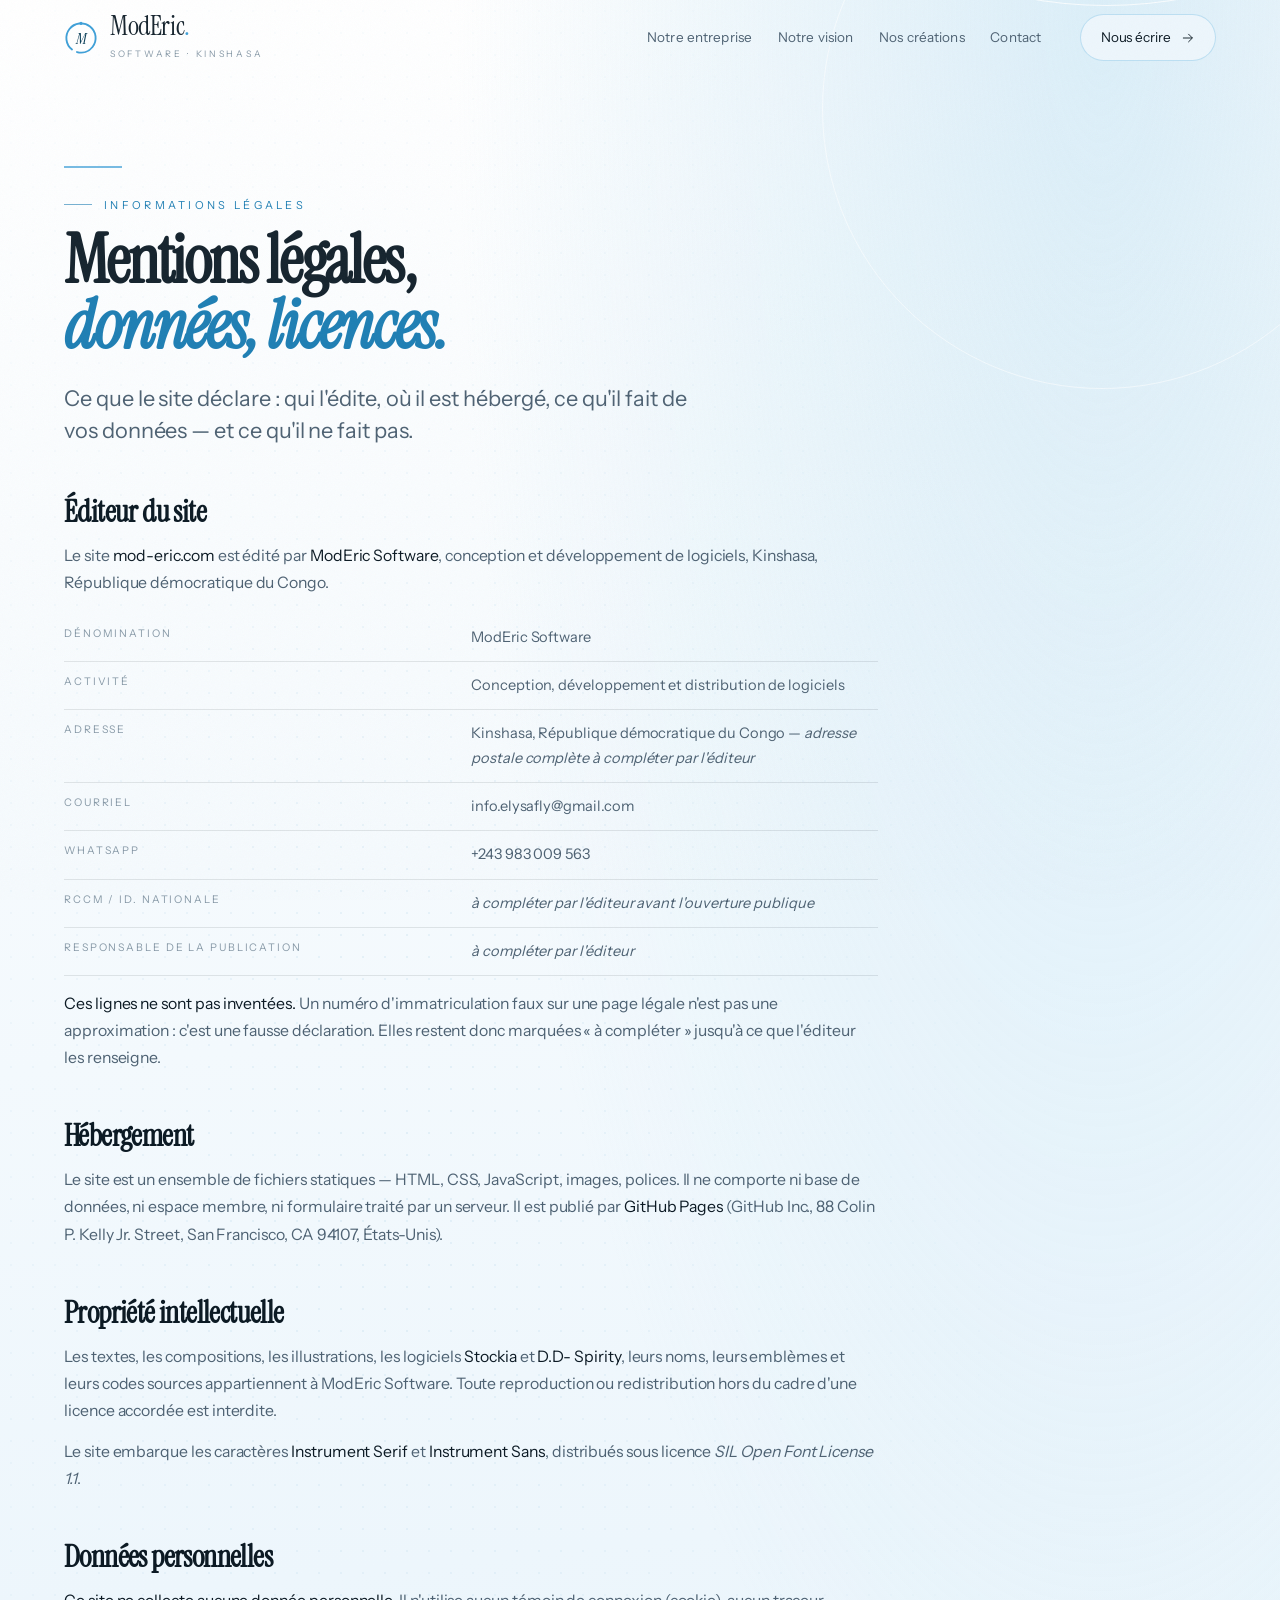
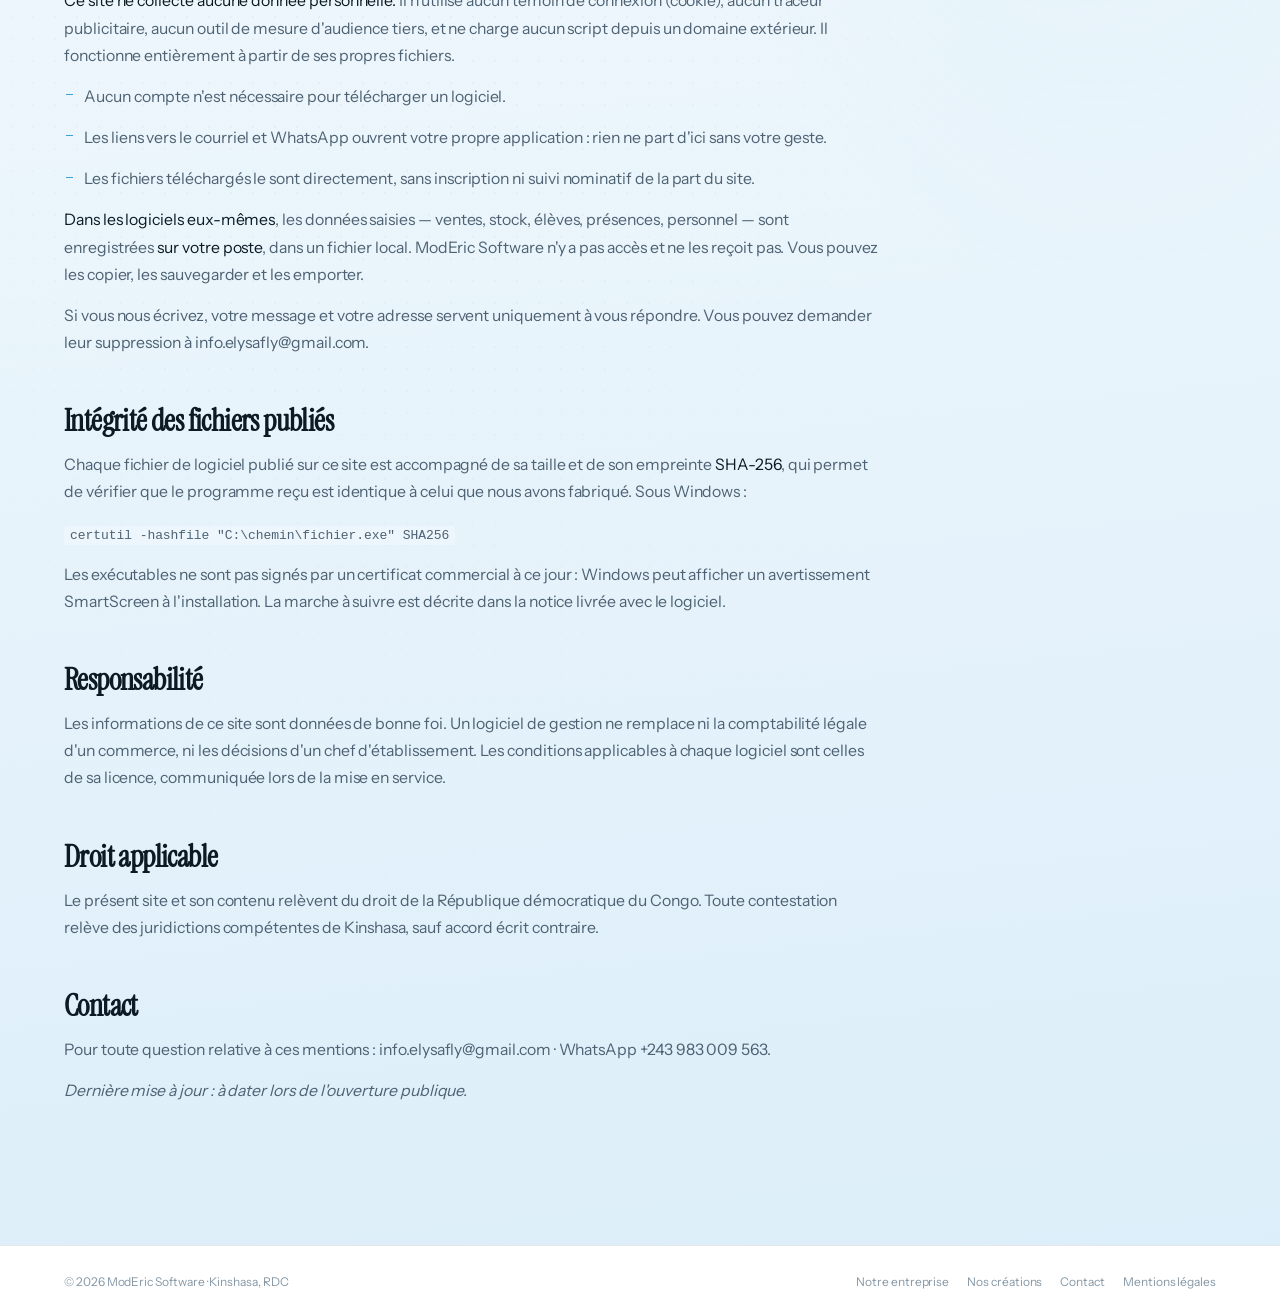
<file: mentions-legales.html>
<!DOCTYPE html>
<html lang="fr">
<head>
<meta charset="utf-8">
<meta name="viewport" content="width=device-width, initial-scale=1">
<title>Mentions légales — ModEric Software</title>
<meta name="description" content="Mentions légales, hébergement, propriété intellectuelle et données personnelles du site ModEric Software.">
<link rel="canonical" href="https://mod-eric.com/mentions-legales.html">
<meta name="theme-color" content="#FFFFFF">
<meta property="og:type" content="website">
<meta property="og:site_name" content="ModEric Software">
<meta property="og:locale" content="fr_CD">
<meta property="og:title" content="Mentions légales — ModEric Software">
<meta property="og:description" content="Mentions légales, hébergement, propriété intellectuelle et données personnelles du site ModEric Software.">
<meta property="og:image" content="https://mod-eric.com/assets/medias/dd-accueil.jpg">
<meta property="og:url" content="https://mod-eric.com/mentions-legales.html">
<meta name="twitter:card" content="summary_large_image">
<link rel="icon" href="assets/img/logo.svg" type="image/svg+xml">
<link rel="preload" href="assets/typo/InstrumentSerif-Regular.woff2" as="font" type="font/woff2" crossorigin>
<link rel="preload" href="assets/typo/InstrumentSans-400.woff2" as="font" type="font/woff2" crossorigin>
<link rel="stylesheet" href="assets/css/site.css">
</head>
<body>

<header class="barre">
  <a class="marque" href="index.html" aria-label="ModEric Software — accueil">
    <svg class="marque__sceau" viewBox="0 0 100 100" aria-hidden="true"><circle cx="50" cy="50" r="43" fill="none" stroke="#3FA0D8" stroke-width="5.5" stroke-linecap="round" stroke-dasharray="252 28" transform="rotate(128 50 50)"/><text x="50" y="53" text-anchor="middle" dominant-baseline="central" fill="#0A3E58" font-family="Instrument Serif, Georgia, serif" font-size="46" font-style="italic">M</text><circle cx="50" cy="7" r="4.6" fill="#3FA0D8"/></svg>
    <span><span class="marque__mot">ModEric<i>.</i></span><span class="marque__sous">Software · Kinshasa</span></span>
  </a>
  <nav class="barre__nav" aria-label="Navigation principale">
        <a class="barre__lien" href="index.html#entreprise">Notre entreprise</a>
        <a class="barre__lien" href="index.html#vision">Notre vision</a>
        <a class="barre__lien" href="index.html#creations">Nos créations</a>
        <a class="barre__lien" href="contact.html">Contact</a>
  </nav>
  <a class="barre__appel" href="contact.html">Nous écrire <svg viewBox="0 0 24 24" fill="none" stroke="currentColor" stroke-width="1.6" stroke-linecap="round" stroke-linejoin="round"><path d="M4 12h15M13 5.5l6.5 6.5-6.5 6.5"/></svg></a>
  <button class="burger" aria-label="Ouvrir le menu" aria-expanded="false"><i></i><i></i></button>
</header>

<div class="panneau">
  <a href="index.html#entreprise">Notre entreprise<small>Qui nous sommes</small></a>
  <a href="index.html#vision">Notre vision<small>Au-delà de l’existant</small></a>
  <a href="index.html#philosophie">Notre philosophie<small>La qualité, dans les détails</small></a>
  <a href="index.html#creations">Nos créations<small>Stockia · D.D- Spirity</small></a>
  <a href="contact.html">Contact<small>Commencer un échange</small></a>
  <div class="panneau__pied">Kinshasa, République démocratique du Congo<br>info.elysafly@gmail.com<br>WhatsApp +243 983 009 563<br>Heure de l’atelier : <span data-heure>—</span></div>
</div>


<section class="section bande bande--1" style="padding-top:calc(var(--barre) + clamp(40px,7vw,90px))">
  <div class="bande__decor" aria-hidden="true"><span class="bande__arc bande__arc--1"></span><span class="bande__arc bande__arc--2"></span><span class="bande__arc bande__arc--3"></span><span class="bande__halo bande__halo--a"></span><span class="bande__halo bande__halo--b"></span><span class="bande__points"></span></div>
  <div class="section__page">
    <div class="phare" data-ligne>
      <div class="phare__filet"></div>
      <span class="etiquette" style="margin-bottom:14px">Informations légales</span>
      <h1 class="phare__dit">Mentions légales, <i>données, licences.</i></h1>
    </div>
    <p class="chapo" data-monter data-rang="1" style="margin-top:24px">
      Ce que le site déclare : qui l'édite, où il est hébergé, ce qu'il fait de vos données —
      et ce qu'il ne fait pas.
    </p>

    <div class="prose" data-monter data-rang="2">
      <h2>Éditeur du site</h2>
      <p>Le site <strong>mod-eric.com</strong> est édité par <strong>ModEric Software</strong>,
      conception et développement de logiciels, Kinshasa, République démocratique du Congo.</p>
      <table>
        <tr><th>Dénomination</th><td>ModEric Software</td></tr>
        <tr><th>Activité</th><td>Conception, développement et distribution de logiciels</td></tr>
        <tr><th>Adresse</th><td>Kinshasa, République démocratique du Congo — <em>adresse postale complète à compléter par l'éditeur</em></td></tr>
        <tr><th>Courriel</th><td><a href="mailto:info.elysafly@gmail.com">info.elysafly@gmail.com</a></td></tr>
        <tr><th>WhatsApp</th><td><a href="https://wa.me/243983009563" rel="noopener">+243 983 009 563</a></td></tr>
        <tr><th>RCCM / Id. nationale</th><td><em>à compléter par l'éditeur avant l'ouverture publique</em></td></tr>
        <tr><th>Responsable de la publication</th><td><em>à compléter par l'éditeur</em></td></tr>
      </table>
      <p><strong>Ces lignes ne sont pas inventées.</strong> Un numéro d'immatriculation faux sur une
      page légale n'est pas une approximation : c'est une fausse déclaration. Elles restent donc
      marquées « à compléter » jusqu'à ce que l'éditeur les renseigne.</p>

      <h2>Hébergement</h2>
      <p>Le site est un ensemble de fichiers statiques — HTML, CSS, JavaScript, images, polices.
      Il ne comporte ni base de données, ni espace membre, ni formulaire traité par un serveur. Il
      est publié par <strong>GitHub Pages</strong> (GitHub Inc., 88 Colin P. Kelly Jr. Street,
      San Francisco, CA 94107, États-Unis).</p>

      <h2>Propriété intellectuelle</h2>
      <p>Les textes, les compositions, les illustrations, les logiciels <strong>Stockia</strong> et
      <strong>D.D- Spirity</strong>, leurs noms, leurs emblèmes et leurs codes sources appartiennent
      à ModEric Software. Toute reproduction ou redistribution hors du cadre d'une licence accordée
      est interdite.</p>
      <p>Le site embarque les caractères <strong>Instrument Serif</strong> et <strong>Instrument
      Sans</strong>, distribués sous licence <em>SIL Open Font License 1.1</em>.</p>

      <h2 id="donnees">Données personnelles</h2>
      <p><strong>Ce site ne collecte aucune donnée personnelle.</strong> Il n'utilise aucun témoin de
      connexion (cookie), aucun traceur publicitaire, aucun outil de mesure d'audience tiers, et ne
      charge aucun script depuis un domaine extérieur. Il fonctionne entièrement à partir de ses
      propres fichiers.</p>
      <ul>
        <li>Aucun compte n'est nécessaire pour télécharger un logiciel.</li>
        <li>Les liens vers le courriel et WhatsApp ouvrent votre propre application : rien ne part d'ici sans votre geste.</li>
        <li>Les fichiers téléchargés le sont directement, sans inscription ni suivi nominatif de la part du site.</li>
      </ul>
      <p><strong>Dans les logiciels eux-mêmes</strong>, les données saisies — ventes, stock, élèves,
      présences, personnel — sont enregistrées <strong>sur votre poste</strong>, dans un fichier local.
      ModEric Software n'y a pas accès et ne les reçoit pas. Vous pouvez les copier, les sauvegarder
      et les emporter.</p>
      <p>Si vous nous écrivez, votre message et votre adresse servent uniquement à vous répondre.
      Vous pouvez demander leur suppression à <a href="mailto:info.elysafly@gmail.com">info.elysafly@gmail.com</a>.</p>

      <h2>Intégrité des fichiers publiés</h2>
      <p>Chaque fichier de logiciel publié sur ce site est accompagné de sa taille et de son empreinte
      <strong>SHA-256</strong>, qui permet de vérifier que le programme reçu est identique à celui que
      nous avons fabriqué. Sous Windows :</p>
      <p><code>certutil -hashfile "C:\chemin\fichier.exe" SHA256</code></p>
      <p>Les exécutables ne sont pas signés par un certificat commercial à ce jour : Windows peut
      afficher un avertissement SmartScreen à l'installation. La marche à suivre est décrite dans la
      notice livrée avec le logiciel.</p>

      <h2>Responsabilité</h2>
      <p>Les informations de ce site sont données de bonne foi. Un logiciel de gestion ne remplace ni
      la comptabilité légale d'un commerce, ni les décisions d'un chef d'établissement. Les conditions
      applicables à chaque logiciel sont celles de sa licence, communiquée lors de la mise en service.</p>

      <h2>Droit applicable</h2>
      <p>Le présent site et son contenu relèvent du droit de la République démocratique du Congo.
      Toute contestation relève des juridictions compétentes de Kinshasa, sauf accord écrit contraire.</p>

      <h2>Contact</h2>
      <p>Pour toute question relative à ces mentions :
      <a href="mailto:info.elysafly@gmail.com">info.elysafly@gmail.com</a> · WhatsApp <a href="https://wa.me/243983009563" rel="noopener">+243 983 009 563</a>.</p>
      <p><em>Dernière mise à jour : à dater lors de l'ouverture publique.</em></p>
    </div>
  </div>
</section>


<footer class="pied">
  <div class="pied__inner">
    <span>© <span id="annee">2026</span> ModEric Software · Kinshasa, RDC</span>
    <span class="pied__liens">
      <a href="index.html#entreprise">Notre entreprise</a>
      <a href="index.html#creations">Nos créations</a>
      <a href="contact.html">Contact</a>
      <a href="mentions-legales.html">Mentions légales</a>
    </span>
  </div>
</footer>

<script src="assets/js/telechargements.js"></script>
<script src="assets/js/site.js"></script>
<script>document.getElementById('annee').textContent = new Date().getFullYear();</script>
</body>
</html>
</file>
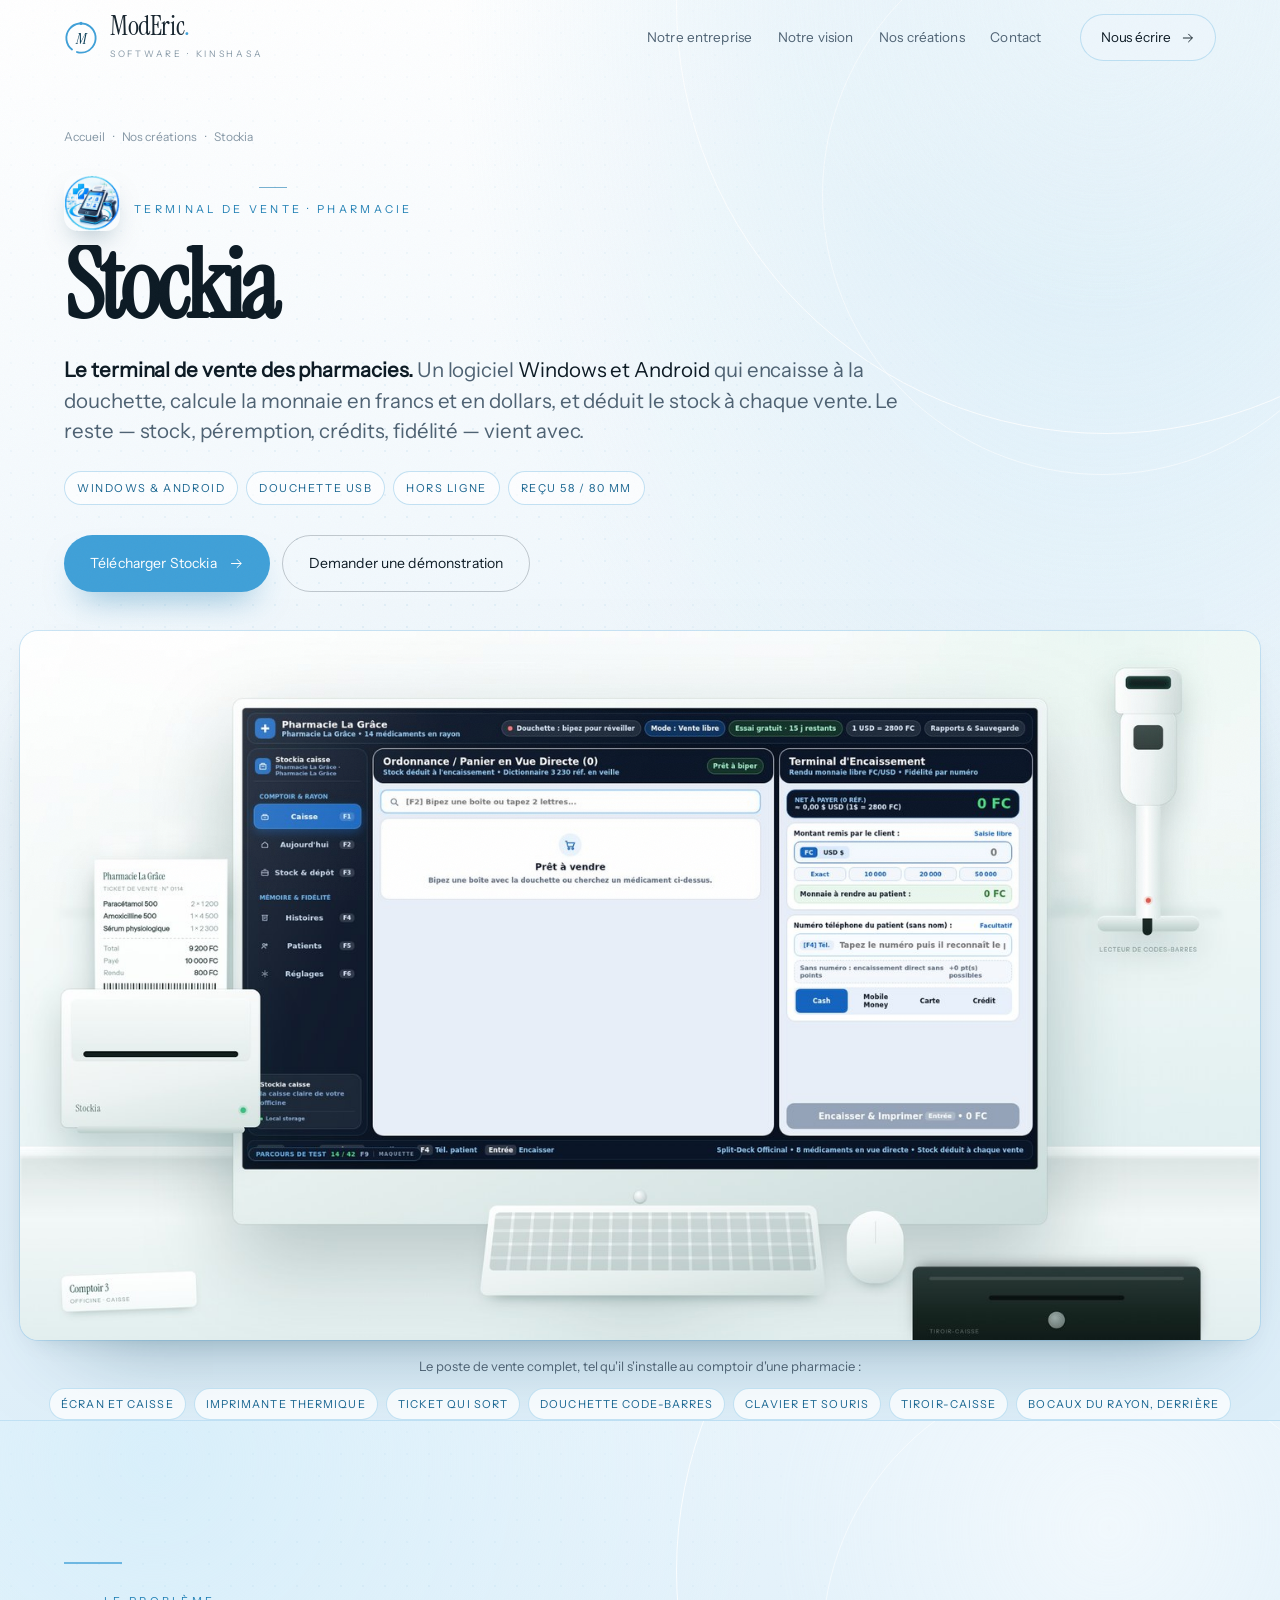
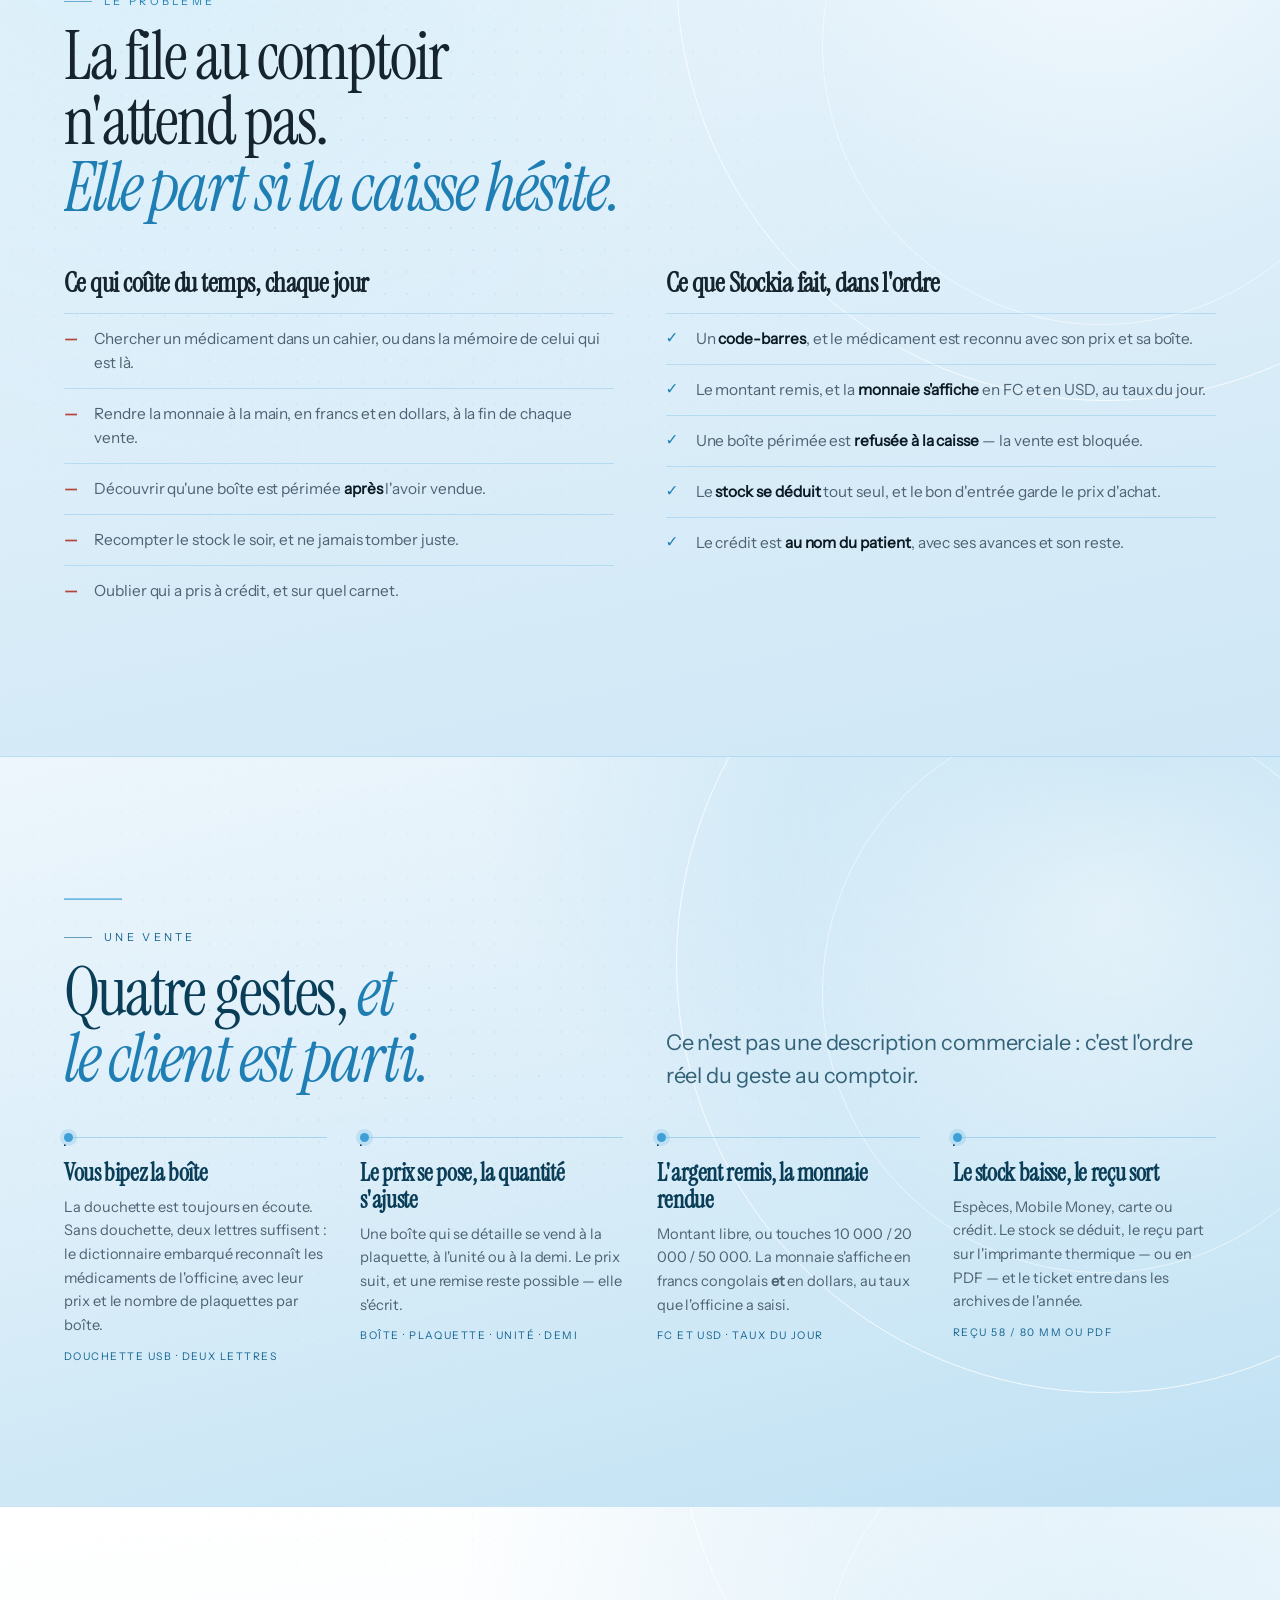
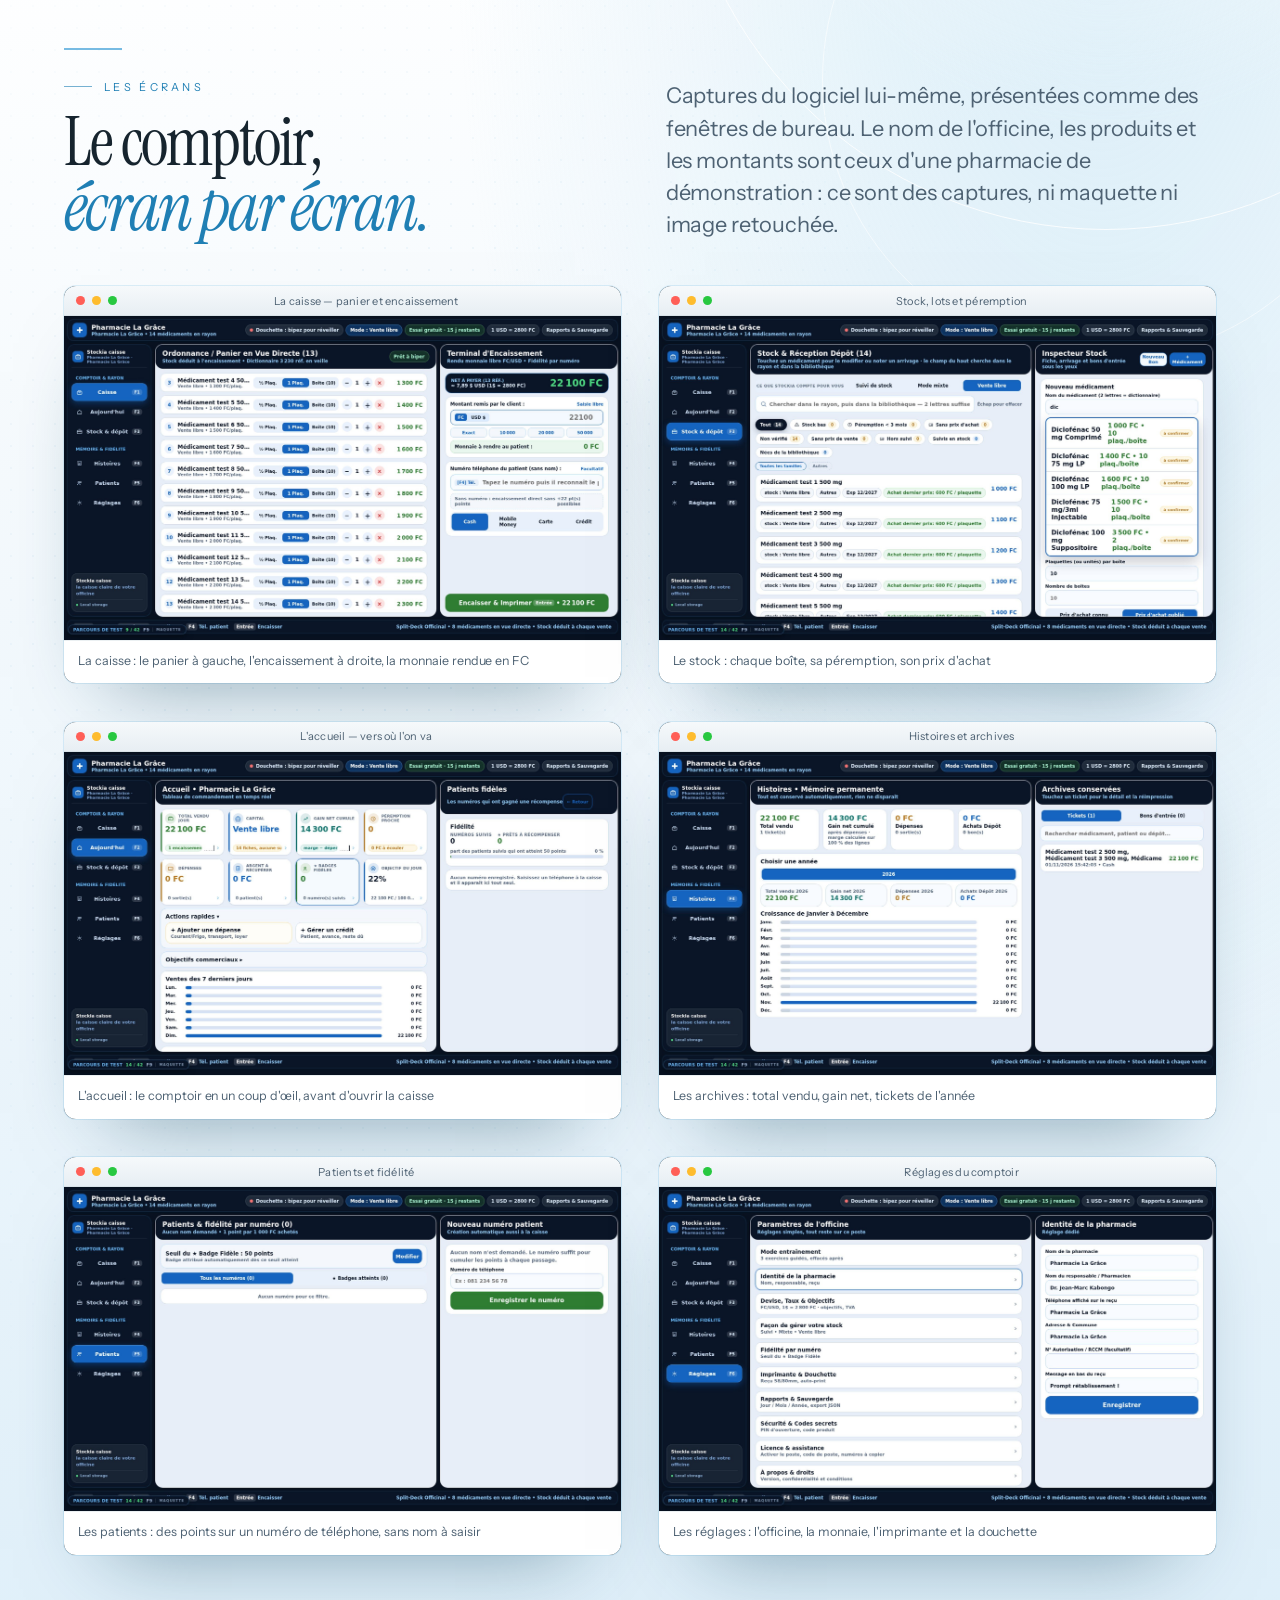
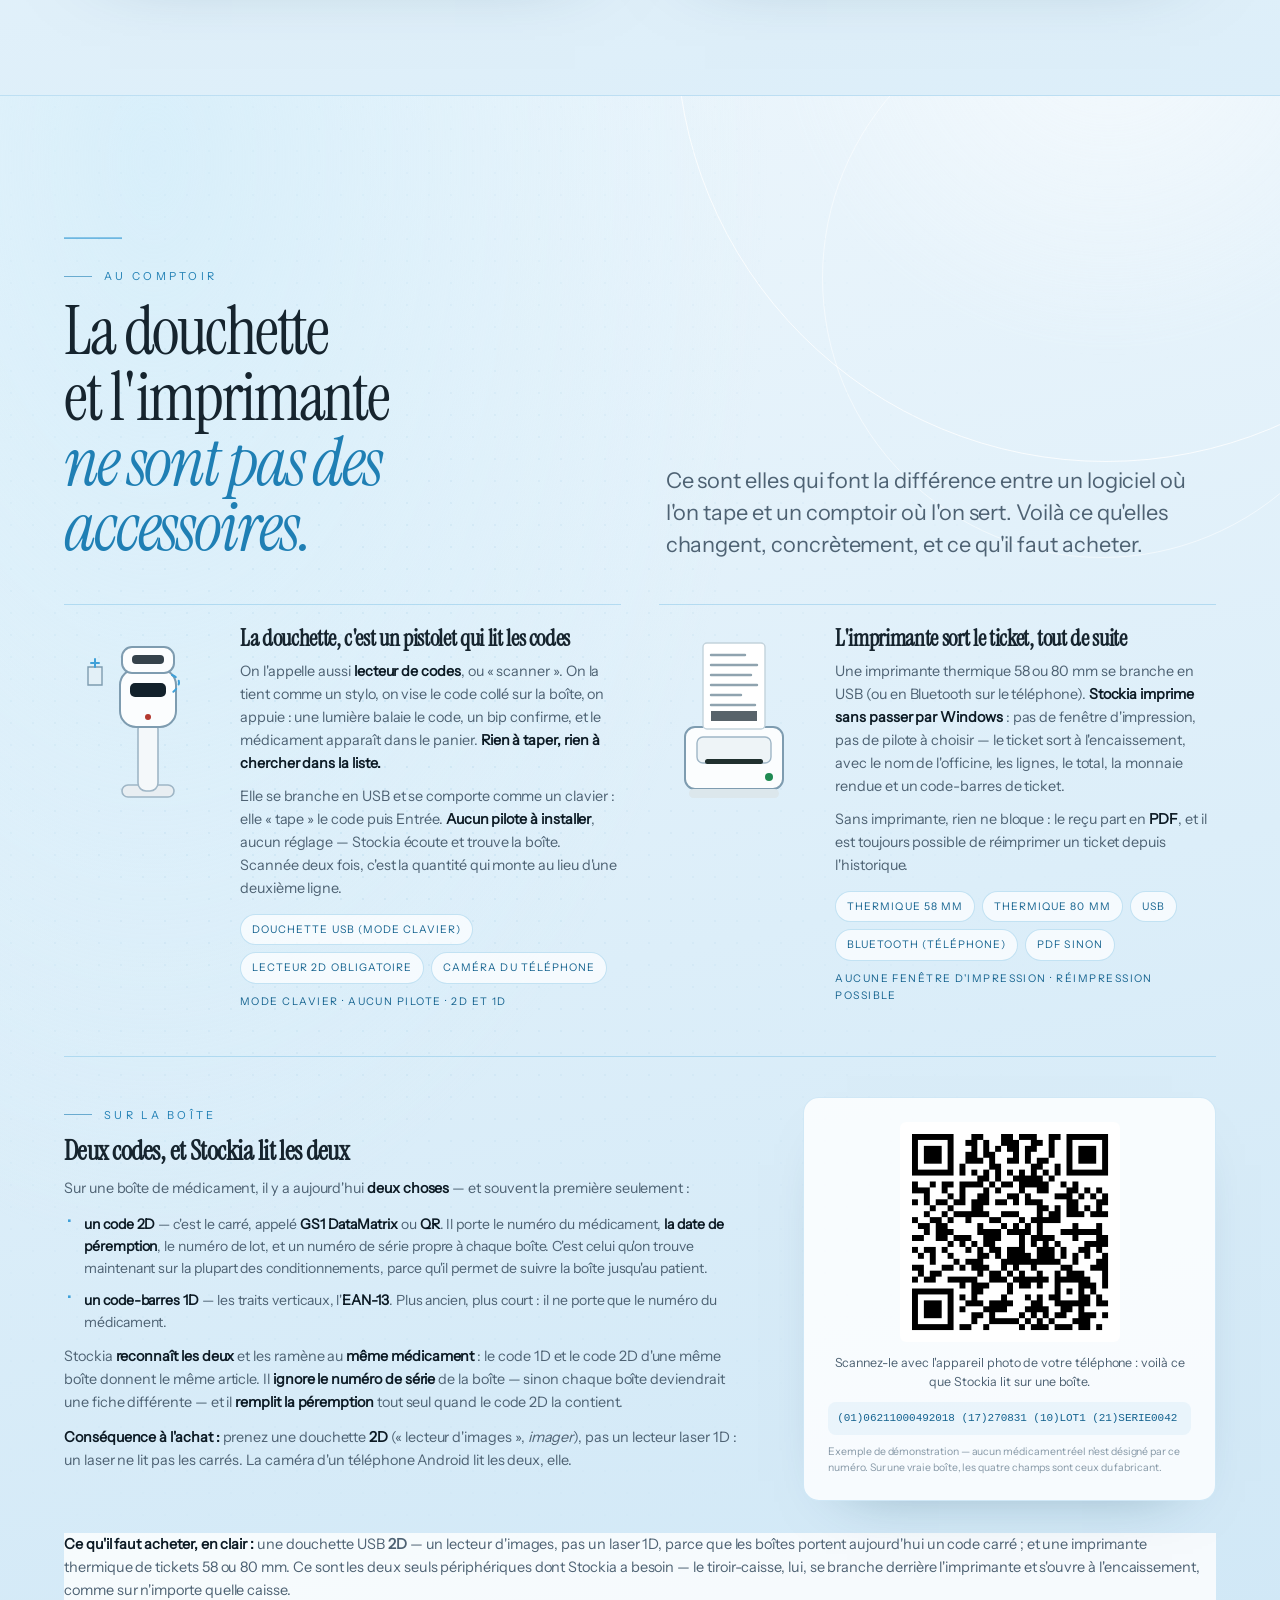
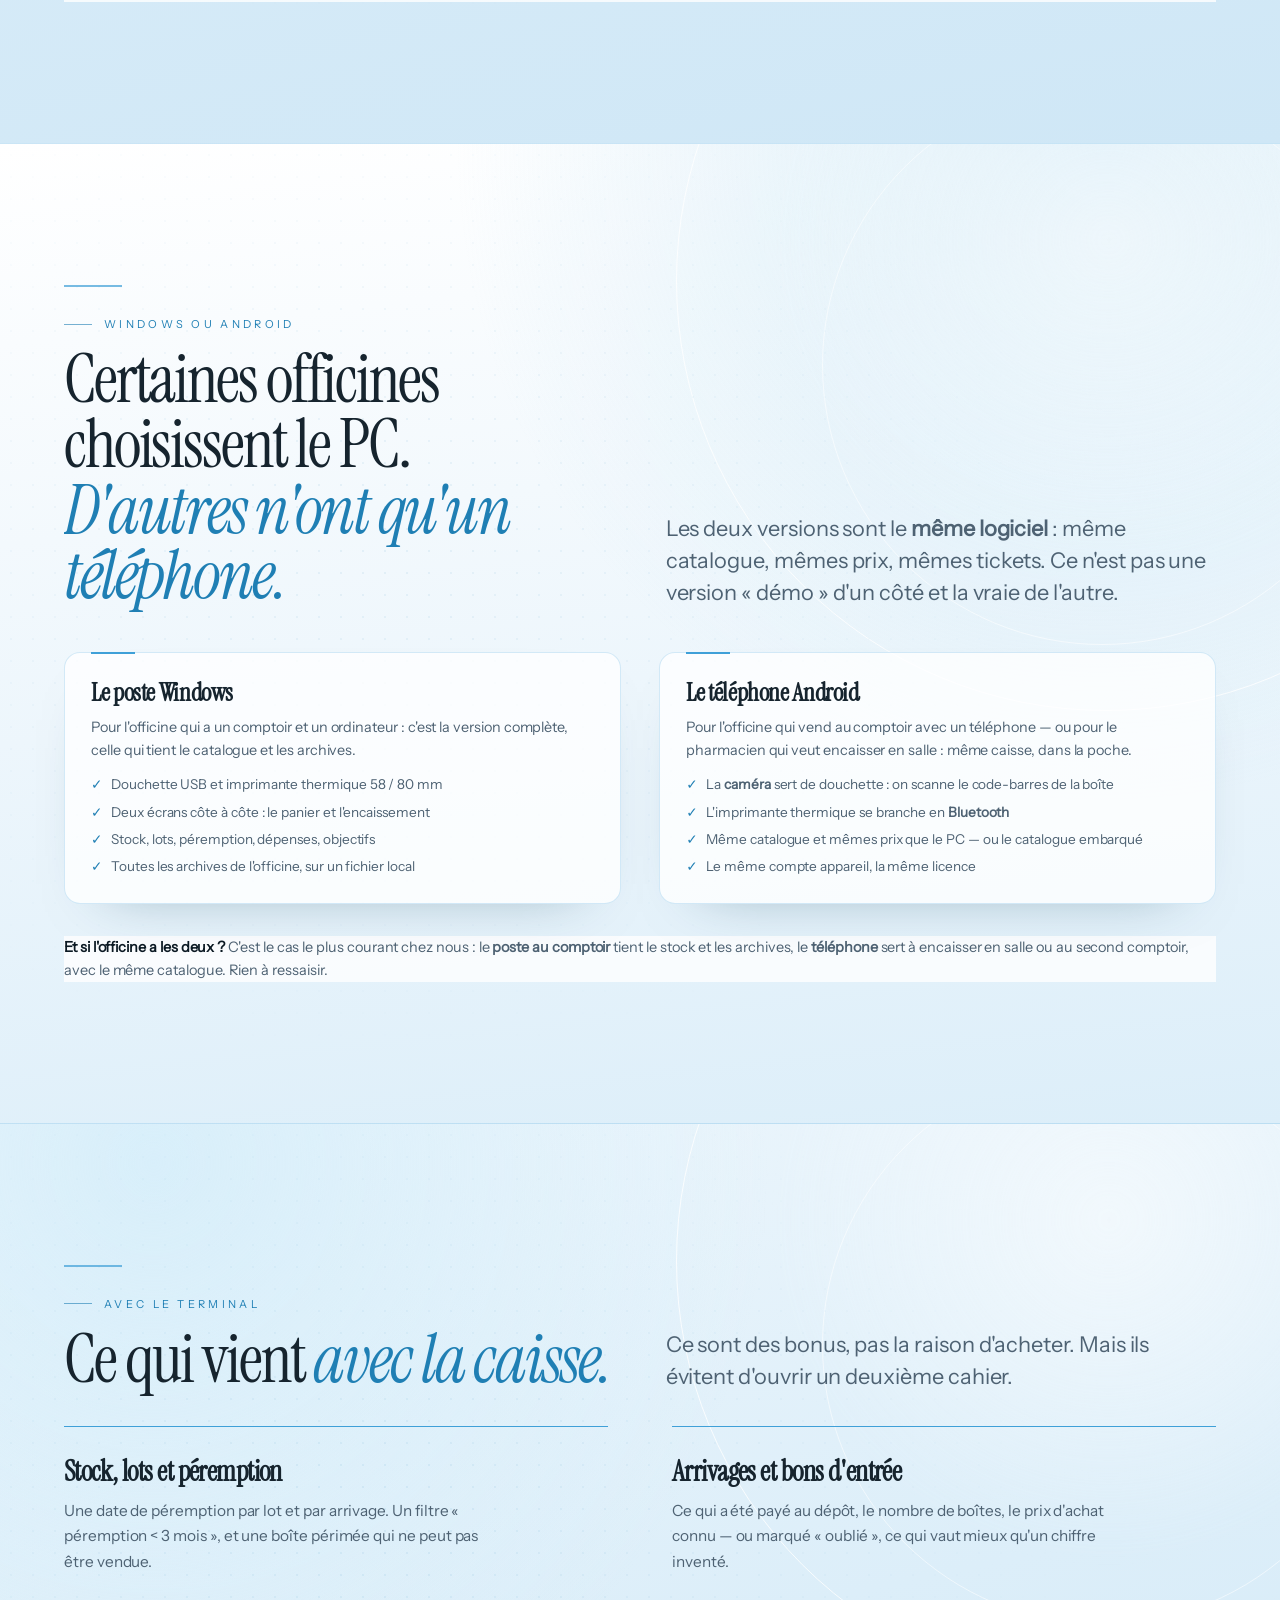
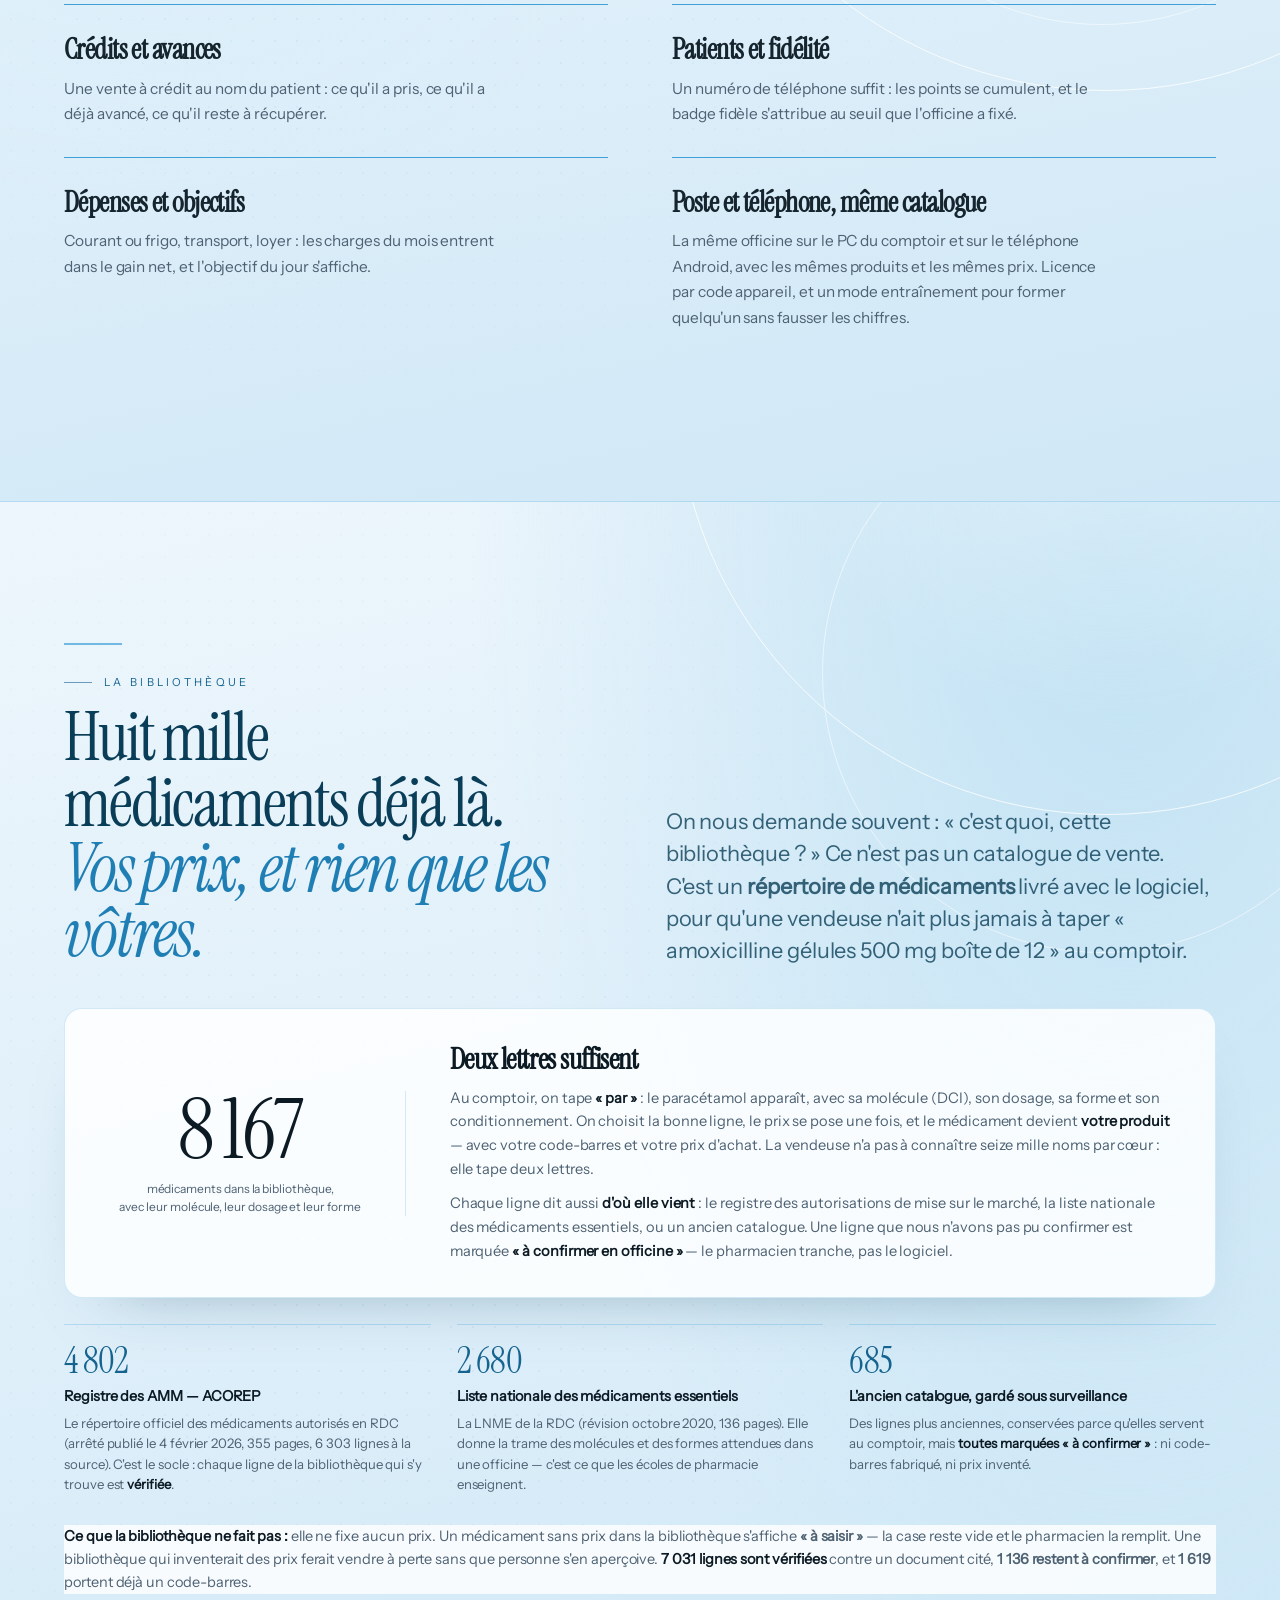
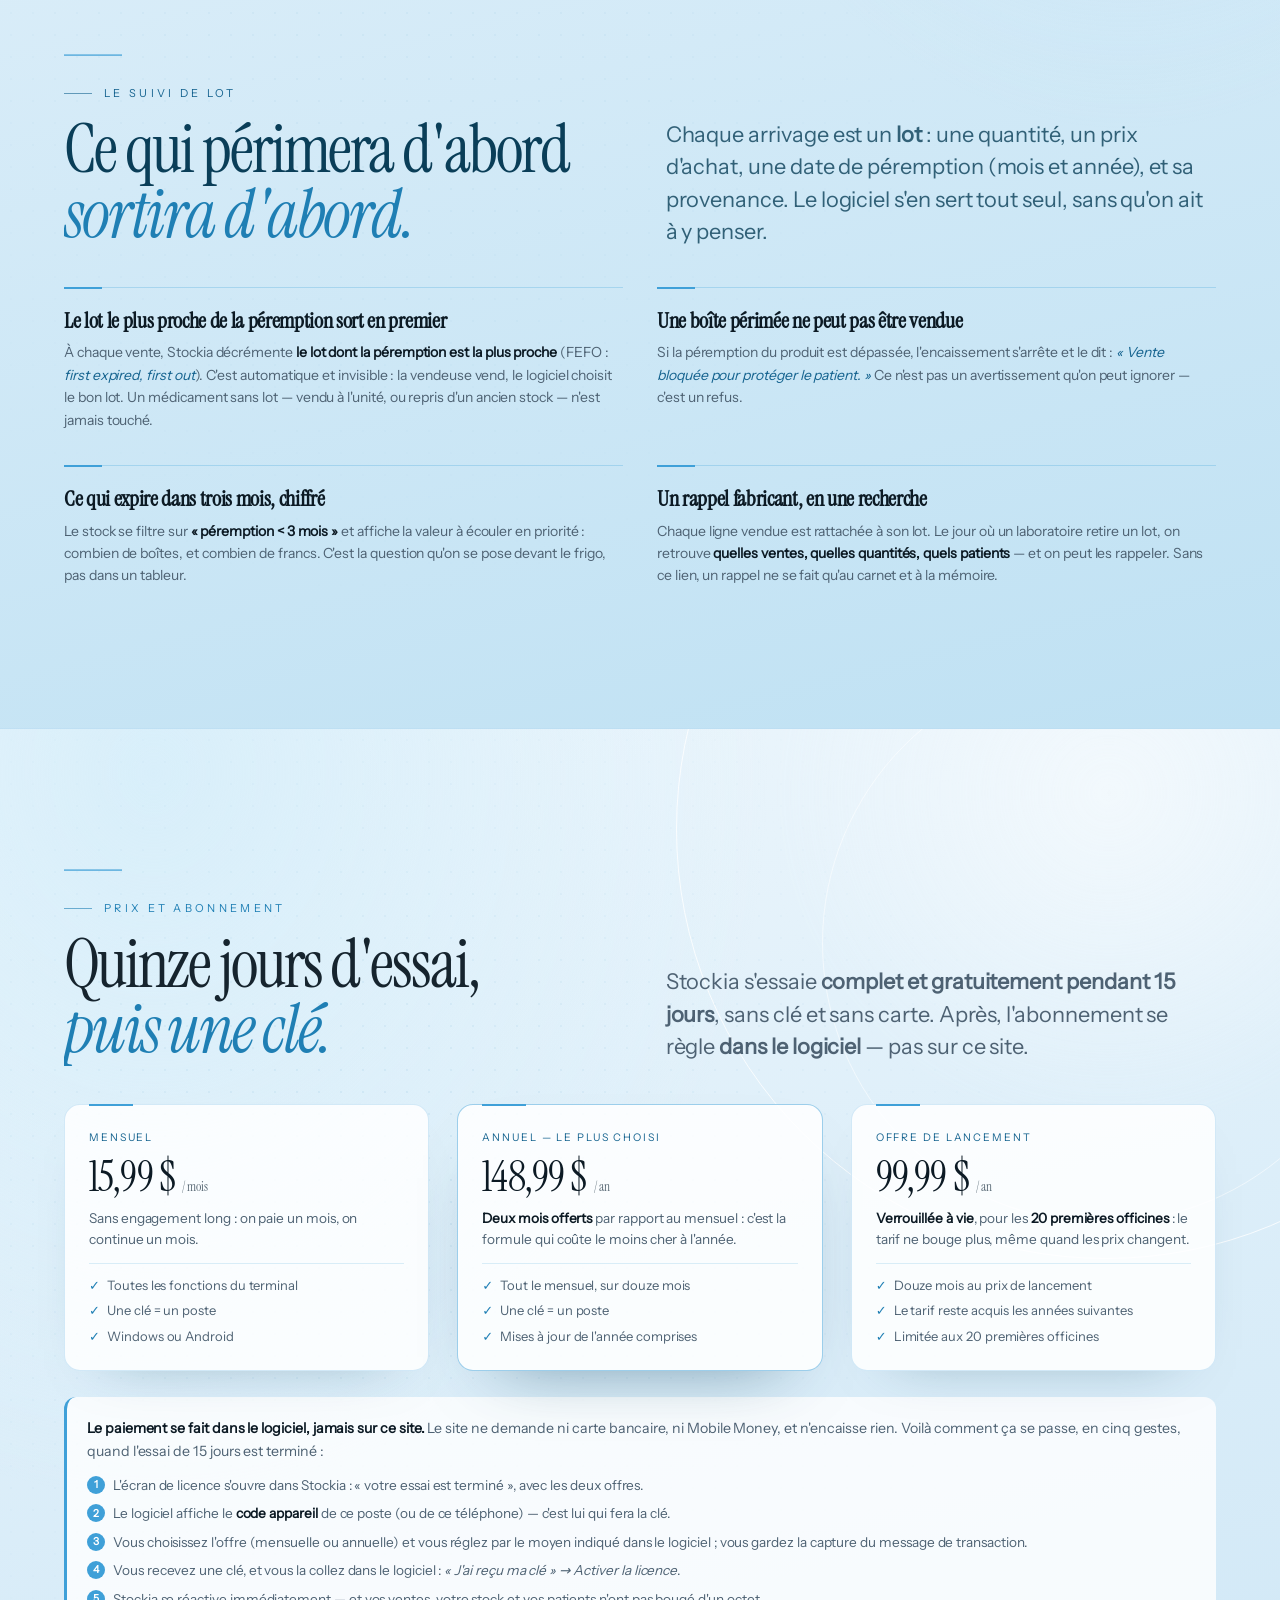
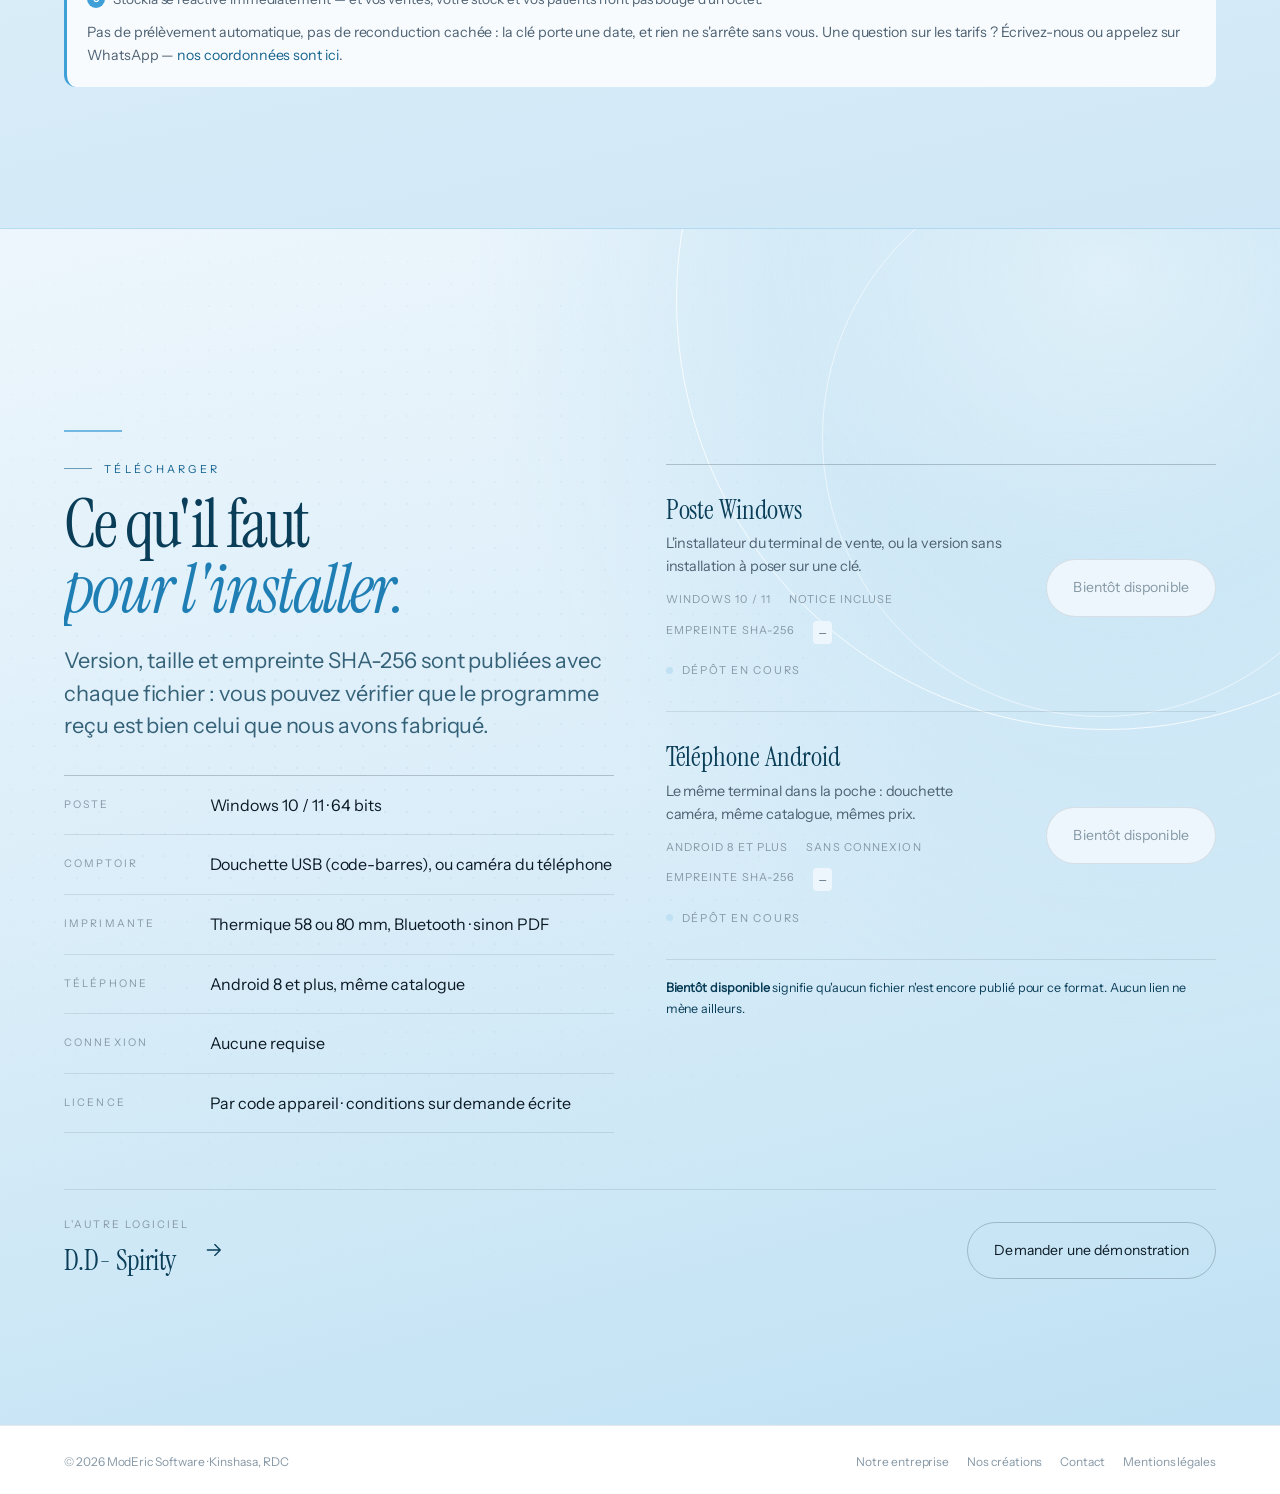
<file: stockia.html>
<!DOCTYPE html>
<html lang="fr">
<head>
<meta charset="utf-8">
<meta name="viewport" content="width=device-width, initial-scale=1">
<title>Stockia — terminal de vente pour pharmacie · Windows & Android · ModEric Software</title>
<meta name="description" content="Stockia est un terminal de vente (POS) pour pharmacies, sous Windows et Android : encaissement à la douchette, monnaie en francs et en dollars, stock déduit à la vente, dates de péremption bloquantes, crédits, fidélité, reçu thermique ou PDF. Hors ligne.">
<link rel="canonical" href="https://mod-eric.com/stockia.html">
<meta name="theme-color" content="#FFFFFF">
<meta property="og:type" content="website">
<meta property="og:site_name" content="ModEric Software">
<meta property="og:locale" content="fr_CD">
<meta property="og:title" content="Stockia — terminal de vente pour pharmacie · Windows & Android · ModEric Software">
<meta property="og:description" content="Stockia est un terminal de vente (POS) pour pharmacies, sous Windows et Android : encaissement à la douchette, monnaie en francs et en dollars, stock déduit à la vente, dates de péremption bloquantes, crédits, fidélité, reçu thermique ou PDF. Hors ligne.">
<meta property="og:image" content="https://mod-eric.com/assets/medias/maquette-stockia.jpg">
<meta property="og:url" content="https://mod-eric.com/stockia.html">
<meta name="twitter:card" content="summary_large_image">
<link rel="icon" href="assets/img/logo.svg" type="image/svg+xml">
<link rel="preload" href="assets/typo/InstrumentSerif-Regular.woff2" as="font" type="font/woff2" crossorigin>
<link rel="preload" href="assets/typo/InstrumentSans-400.woff2" as="font" type="font/woff2" crossorigin>
<link rel="stylesheet" href="assets/css/site.css">
<script type="application/ld+json">
{
  "@context": "https://schema.org",
  "@type": "SoftwareApplication",
  "name": "Stockia",
  "applicationCategory": "PointOfSaleApplication",
  "alternateName": "Terminal de vente (POS) pour pharmacie",
  "operatingSystem": "Windows, Android",
  "description": "Terminal de vente pour pharmacie : encaissement par douchette, monnaie en francs congolais et dollars, stock déduit à la vente, lots et dates de péremption, crédits patients, fidélité par numéro de téléphone, reçus thermiques ou PDF, historique annuel. Fonctionne hors ligne.",
  "screenshot": "https://mod-eric.com/assets/medias/maquette-stockia.jpg",
  "publisher": { "@type": "Organization", "name": "ModEric Software" },
  "featureList": ["Encaissement par douchette USB", "Monnaie rendue en FC et USD", "Stock déduit à l'encaissement", "Lots et dates de péremption", "Crédits et avances patients", "Fidélité par numéro de téléphone", "Reçu thermique 58/80 mm ou PDF", "Historique et réimpression des tickets"]
}
</script>
</head>
<body>

<header class="barre">
  <a class="marque" href="index.html" aria-label="ModEric Software — accueil">
    <svg class="marque__sceau" viewBox="0 0 100 100" aria-hidden="true"><circle cx="50" cy="50" r="43" fill="none" stroke="#3FA0D8" stroke-width="5.5" stroke-linecap="round" stroke-dasharray="252 28" transform="rotate(128 50 50)"/><text x="50" y="53" text-anchor="middle" dominant-baseline="central" fill="#0A3E58" font-family="Instrument Serif, Georgia, serif" font-size="46" font-style="italic">M</text><circle cx="50" cy="7" r="4.6" fill="#3FA0D8"/></svg>
    <span><span class="marque__mot">ModEric<i>.</i></span><span class="marque__sous">Software · Kinshasa</span></span>
  </a>
  <nav class="barre__nav" aria-label="Navigation principale">
        <a class="barre__lien" href="index.html#entreprise">Notre entreprise</a>
        <a class="barre__lien" href="index.html#vision">Notre vision</a>
        <a class="barre__lien" href="index.html#creations">Nos créations</a>
        <a class="barre__lien" href="contact.html">Contact</a>
  </nav>
  <a class="barre__appel" href="contact.html">Nous écrire <svg viewBox="0 0 24 24" fill="none" stroke="currentColor" stroke-width="1.6" stroke-linecap="round" stroke-linejoin="round"><path d="M4 12h15M13 5.5l6.5 6.5-6.5 6.5"/></svg></a>
  <button class="burger" aria-label="Ouvrir le menu" aria-expanded="false"><i></i><i></i></button>
</header>

<div class="panneau">
  <a href="index.html#entreprise">Notre entreprise<small>Qui nous sommes</small></a>
  <a href="index.html#vision">Notre vision<small>Au-delà de l’existant</small></a>
  <a href="index.html#philosophie">Notre philosophie<small>La qualité, dans les détails</small></a>
  <a href="index.html#creations">Nos créations<small>Stockia · D.D- Spirity</small></a>
  <a href="contact.html">Contact<small>Commencer un échange</small></a>
  <div class="panneau__pied">Kinshasa, République démocratique du Congo<br>info.elysafly@gmail.com<br>WhatsApp +243 983 009 563<br>Heure de l’atelier : <span data-heure>—</span></div>
</div>


<section class="section bande bande--1" style="padding-top:calc(var(--barre) + clamp(24px,4vw,52px));padding-bottom:0">
  <div class="bande__decor" aria-hidden="true"><span class="bande__arc bande__arc--1"></span><span class="bande__arc bande__arc--2"></span><span class="bande__halo bande__halo--a"></span><span class="bande__points"></span></div>
  <div class="section__page">
    <div class="produit-tete">
      <div>
        <div class="produit-fil" data-monter>
          <a href="index.html">Accueil</a><span>·</span><a href="index.html#creations">Nos créations</a><span>·</span><span>Stockia</span>
        </div>
        <div class="produit-marque" data-monter data-rang="1">
          <img src="assets/img/stockia-logo-256.png" alt="Emblème de Stockia" width="64" height="64">
          <span class="etiquette" style="margin:0">Terminal de vente · pharmacie</span>
        </div>
        <h1 class="produit-nom" data-ligne>Stockia</h1>
        <p class="produit-accroche" data-monter data-rang="1">
          <strong>Le terminal de vente des pharmacies.</strong> Un logiciel <b>Windows et Android</b>
          qui encaisse à la douchette, calcule la monnaie en francs et en dollars, et déduit le
          stock à chaque vente. Le reste — stock, péremption, crédits, fidélité — vient avec.
        </p>
        <div class="produit-puces" data-monter data-rang="2">
          <span>Windows &amp; Android</span><span>Douchette USB</span><span>Hors ligne</span><span>Reçu 58 / 80 mm</span>
        </div>
        <div class="produit-actions" data-monter data-rang="2">
          <a class="bouton bouton--plein" href="#telecharger">Télécharger Stockia <svg viewBox="0 0 24 24" fill="none" stroke="currentColor" stroke-width="1.6" stroke-linecap="round" stroke-linejoin="round"><path d="M4 12h15M13 5.5l6.5 6.5-6.5 6.5"/></svg></a>
          <a class="bouton bouton--ligne" href="contact.html">Demander une démonstration</a>
        </div>
      </div>
    </div>
  </div>

  <!-- la maquette : un iMac sur le comptoir, la douchette à côté -->
  <div class="maquette" data-monter data-rang="2">
    <picture><source media="(max-width:760px)" srcset="assets/medias/maquette-stockia-petit.jpg"><img src="assets/medias/maquette-stockia.jpg" alt="Stockia installé sur un poste de vente de pharmacie : écran, clavier, souris, imprimante à tickets, douchette sur son support et tiroir-caisse" width="3840" height="2200" fetchpriority="high"></picture>
    <div class="maquette__pied">
      <p class="maquette__legende">Le poste de vente complet, tel qu'il s'installe au comptoir d'une pharmacie :</p>
      <ul class="maquette__liste">
        <li>écran et caisse</li>
        <li>imprimante thermique</li>
        <li>ticket qui sort</li>
        <li>douchette code-barres</li>
        <li>clavier et souris</li>
        <li>tiroir-caisse</li>
        <li>bocaux du rayon, derrière</li>
      </ul>
    </div>
  </div>
</section>

<!-- ─── LE PROBLÈME, PUIS LA RÉPONSE ─── -->
<section class="section bande bande--2">
  <div class="bande__decor" aria-hidden="true"><span class="bande__arc bande__arc--1"></span><span class="bande__arc bande__arc--2"></span><span class="bande__halo bande__halo--a"></span><span class="bande__points"></span></div>
  <div class="section__page">
    <div class="phare" data-ligne>
      <div class="phare__filet"></div>
      <span class="etiquette" style="margin-bottom:14px">Le problème</span>
      <p class="phare__dit">La file au comptoir n'attend pas.<br><i>Elle part si la caisse hésite.</i></p>
    </div>

    <div class="probleme">
      <div class="probleme__col" data-monter data-rang="1">
        <h2>Ce qui coûte du temps, chaque jour</h2>
        <ul class="liste-cout">
          <li>Chercher un médicament dans un cahier, ou dans la mémoire de celui qui est là.</li>
          <li>Rendre la monnaie à la main, en francs et en dollars, à la fin de chaque vente.</li>
          <li>Découvrir qu'une boîte est périmée <b>après</b> l'avoir vendue.</li>
          <li>Recompter le stock le soir, et ne jamais tomber juste.</li>
          <li>Oublier qui a pris à crédit, et sur quel carnet.</li>
        </ul>
      </div>
      <div class="probleme__col" data-monter data-rang="2">
        <h2>Ce que Stockia fait, dans l'ordre</h2>
        <ul class="liste-reponse">
          <li>Un <b>code-barres</b>, et le médicament est reconnu avec son prix et sa boîte.</li>
          <li>Le montant remis, et la <b>monnaie s'affiche</b> en FC et en USD, au taux du jour.</li>
          <li>Une boîte périmée est <b>refusée à la caisse</b> — la vente est bloquée.</li>
          <li>Le <b>stock se déduit</b> tout seul, et le bon d'entrée garde le prix d'achat.</li>
          <li>Le crédit est <b>au nom du patient</b>, avec ses avances et son reste.</li>
        </ul>
      </div>
    </div>
  </div>
</section>

<!-- ─── UNE VENTE, EN QUATRE GESTES ─── -->
<section class="section bande bande--3">
  <div class="bande__decor" aria-hidden="true"><span class="bande__arc bande__arc--1"></span><span class="bande__arc bande__arc--2"></span><span class="bande__halo bande__halo--a"></span><span class="bande__points"></span></div>
  <div class="section__page">
    <div class="deux" style="margin-top:0">
      <div class="phare" data-ligne>
        <div class="phare__filet"></div>
        <span class="etiquette" style="margin-bottom:14px">Une vente</span>
        <p class="phare__dit">Quatre gestes, <i>et le client est parti.</i></p>
      </div>
      <p class="chapo" data-monter data-rang="1" style="align-self:end">
        Ce n'est pas une description commerciale : c'est l'ordre réel du geste au comptoir.
      </p>
    </div>

    <div class="gestes">
      <div class="geste" data-monter><span class="geste__n" aria-hidden="true">·</span>
        <h3>Vous bipez la boîte</h3>
        <p>La douchette est toujours en écoute. Sans douchette, deux lettres suffisent : le
        dictionnaire embarqué reconnaît les médicaments de l'officine, avec leur prix et le nombre
        de plaquettes par boîte.</p>
        <div class="geste__note">douchette USB · deux lettres</div>
      </div>
      <div class="geste" data-monter data-rang="1"><span class="geste__n" aria-hidden="true">·</span>
        <h3>Le prix se pose, la quantité s'ajuste</h3>
        <p>Une boîte qui se détaille se vend à la plaquette, à l'unité ou à la demi. Le prix suit,
        et une remise reste possible — elle s'écrit.</p>
        <div class="geste__note">boîte · plaquette · unité · demi</div>
      </div>
      <div class="geste" data-monter data-rang="2"><span class="geste__n" aria-hidden="true">·</span>
        <h3>L'argent remis, la monnaie rendue</h3>
        <p>Montant libre, ou touches 10 000 / 20 000 / 50 000. La monnaie s'affiche en francs
        congolais <b>et</b> en dollars, au taux que l'officine a saisi.</p>
        <div class="geste__note">FC et USD · taux du jour</div>
      </div>
      <div class="geste" data-monter data-rang="3"><span class="geste__n" aria-hidden="true">·</span>
        <h3>Le stock baisse, le reçu sort</h3>
        <p>Espèces, Mobile Money, carte ou crédit. Le stock se déduit, le reçu part sur
        l'imprimante thermique — ou en PDF — et le ticket entre dans les archives de l'année.</p>
        <div class="geste__note">reçu 58 / 80 mm ou PDF</div>
      </div>
    </div>
  </div>
</section>

<!-- ─── LES ÉCRANS, EN MAQUETTES ─── -->
<section class="section bande bande--1" id="ecrans">
  <div class="bande__decor" aria-hidden="true"><span class="bande__arc bande__arc--1"></span><span class="bande__arc bande__arc--2"></span><span class="bande__halo bande__halo--a"></span><span class="bande__points"></span></div>
  <div class="section__page">
    <div class="deux" style="margin-top:0">
      <div class="phare" data-ligne>
        <div class="phare__filet"></div>
        <span class="etiquette" style="margin-bottom:14px">Les écrans</span>
        <p class="phare__dit">Le comptoir, <i>écran par écran.</i></p>
      </div>
      <p class="chapo" data-monter data-rang="1" style="align-self:end">
        Captures du logiciel lui-même, présentées comme des fenêtres de bureau. Le nom de
        l'officine, les produits et les montants sont ceux d'une pharmacie de démonstration : ce sont
        des captures, ni maquette ni image retouchée.
      </p>
    </div>

    <div class="fenetres">
      <figure class="fenetre-mac" data-monter>
        <div class="fenetre-mac__barre"><i></i><i></i><i></i><span>La caisse — panier et encaissement</span></div>
        <img src="assets/medias/stockia-caisse.jpg" alt="L'écran de caisse de Stockia : le panier des médicaments à gauche, le terminal d'encaissement à droite avec la monnaie à rendre" loading="lazy" width="2400" height="1394">
        <figcaption>La caisse : le panier à gauche, l'encaissement à droite, la monnaie rendue en FC</figcaption>
      </figure>
      <figure class="fenetre-mac" data-monter data-rang="1">
        <div class="fenetre-mac__barre"><i></i><i></i><i></i><span>Stock, lots et péremption</span></div>
        <img src="assets/medias/stockia-stock.jpg" alt="L'écran de stock de Stockia : les médicaments du rayon, les dates de péremption, le prix d'achat par plaquette" loading="lazy" width="2400" height="1394">
        <figcaption>Le stock : chaque boîte, sa péremption, son prix d'achat</figcaption>
      </figure>
      <figure class="fenetre-mac" data-monter data-rang="2">
        <div class="fenetre-mac__barre"><i></i><i></i><i></i><span>L'accueil — vers où l'on va</span></div>
        <img src="assets/medias/stockia-accueil.jpg" alt="L'accueil de Stockia : les tuiles du comptoir, l'état du stock et les raccourcis du jour" loading="lazy" width="2400" height="1394">
        <figcaption>L'accueil : le comptoir en un coup d'œil, avant d'ouvrir la caisse</figcaption>
      </figure>
      <figure class="fenetre-mac" data-monter data-rang="3">
        <div class="fenetre-mac__barre"><i></i><i></i><i></i><span>Histoires et archives</span></div>
        <img src="assets/medias/stockia-histoires.jpg" alt="L'écran d'historique de Stockia : le total vendu, le gain net, les tickets de l'année" loading="lazy" width="2400" height="1394">
        <figcaption>Les archives : total vendu, gain net, tickets de l'année</figcaption>
      </figure>
      <figure class="fenetre-mac" data-monter data-rang="4">
        <div class="fenetre-mac__barre"><i></i><i></i><i></i><span>Patients et fidélité</span></div>
        <img src="assets/medias/stockia-patients.jpg" alt="L'écran patients de Stockia : fidélité par numéro de téléphone, points et badge" loading="lazy" width="2400" height="1394">
        <figcaption>Les patients : des points sur un numéro de téléphone, sans nom à saisir</figcaption>
      </figure>
      <figure class="fenetre-mac" data-monter data-rang="5">
        <div class="fenetre-mac__barre"><i></i><i></i><i></i><span>Réglages du comptoir</span></div>
        <img src="assets/medias/stockia-reglages.jpg" alt="Les réglages de Stockia : le nom de l'officine, la monnaie, l'imprimante et la douchette" loading="lazy" width="2400" height="1394">
        <figcaption>Les réglages : l'officine, la monnaie, l'imprimante et la douchette</figcaption>
      </figure>
    </div>
  </div>
</section>

<!-- ─── LES DEUX PÉRIPHÉRIQUES QUI FONT UN COMPTOIR ─── -->
<section class="section bande bande--2" id="peripheriques">
  <div class="bande__decor" aria-hidden="true"><span class="bande__arc bande__arc--1"></span><span class="bande__arc bande__arc--2"></span><span class="bande__halo bande__halo--a"></span><span class="bande__points"></span></div>
  <div class="section__page">
    <div class="deux" style="margin-top:0">
      <div class="phare" data-ligne>
        <div class="phare__filet"></div>
        <span class="etiquette" style="margin-bottom:14px">Au comptoir</span>
        <p class="phare__dit">La douchette et l'imprimante<br><i>ne sont pas des accessoires.</i></p>
      </div>
      <p class="chapo" data-monter data-rang="1" style="align-self:end">
        Ce sont elles qui font la différence entre un logiciel où l'on tape et un comptoir où l'on
        sert. Voilà ce qu'elles changent, concrètement, et ce qu'il faut acheter.
      </p>
    </div>

    <div class="peripheriques">
      <div class="peripherique" data-monter>
        <svg class="peripherique__dessin" viewBox="0 0 150 190" fill="none" aria-hidden="true">
          <rect x="58" y="160" width="52" height="12" rx="6" fill="#E8EEF2" stroke="#9FB6C6" stroke-width="1.6"/>
          <rect x="74" y="96" width="20" height="70" rx="8" fill="#F4F8FA" stroke="#9FB6C6" stroke-width="1.6"/>
          <rect x="56" y="44" width="56" height="58" rx="16" fill="#FBFDFE" stroke="#7E9CB0" stroke-width="2"/>
          <rect x="66" y="58" width="36" height="14" rx="5" fill="#12212B"/>
          <rect x="58" y="22" width="52" height="26" rx="10" fill="#FBFDFE" stroke="#7E9CB0" stroke-width="2"/>
          <rect x="68" y="30" width="32" height="9" rx="4" fill="#12212B" opacity=".85"/>
          <circle cx="84" cy="92" r="3" fill="#B3392F"/>
          <path d="M24 60 h14 v-18 h-14 z" fill="#E3F0F7" stroke="#7E9CB0" stroke-width="1.4"/>
          <path d="M31 34 v8 M27 38 h8" stroke="#3FA0D8" stroke-width="2" stroke-linecap="round"/>
          <path d="M108 50 q14 6 0 18" stroke="#3FA0D8" stroke-width="2" stroke-linecap="round" stroke-dasharray="4 5"/>
        </svg>
        <div>
          <h3>La douchette, c'est un pistolet qui lit les codes</h3>
          <p>On l'appelle aussi <b>lecteur de codes</b>, ou « scanner ». On la tient comme un stylo, on
          vise le code collé sur la boîte, on appuie : une lumière balaie le code, un bip confirme,
          et le médicament apparaît dans le panier. <b>Rien à taper, rien à chercher dans la
          liste.</b></p>
          <p style="margin-top:10px">Elle se branche en USB et se comporte comme un clavier : elle
          « tape » le code puis Entrée. <b>Aucun pilote à installer</b>, aucun réglage — Stockia
          écoute et trouve la boîte. Scannée deux fois, c'est la quantité qui monte au lieu d'une
          deuxième ligne.</p>
          <div class="compatibilite">
            <span>Douchette USB (mode clavier)</span><span>Lecteur 2D obligatoire</span><span>Caméra du téléphone</span>
          </div>
          <div class="peripherique__note">mode clavier · aucun pilote · 2D et 1D</div>
        </div>
      </div>

      <div class="peripherique" data-monter data-rang="1">
        <svg class="peripherique__dessin" viewBox="0 0 150 190" fill="none" aria-hidden="true">
          <rect x="26" y="102" width="98" height="62" rx="10" fill="#FBFDFE" stroke="#7E9CB0" stroke-width="2"/>
          <rect x="38" y="112" width="74" height="26" rx="6" fill="#EEF4F7" stroke="#9FB6C6" stroke-width="1.4"/>
          <rect x="46" y="134" width="58" height="5" rx="2.5" fill="#20302E"/>
          <circle cx="110" cy="152" r="4" fill="#1F8A52"/>
          <rect x="30" y="164" width="90" height="9" rx="4.5" fill="#DCE7EC"/>
          <rect x="44" y="18" width="62" height="86" rx="4" fill="#FFFFFF" stroke="#C3D3DC" stroke-width="1.4"/>
          <path d="M52 30 h34 M52 40 h46 M52 50 h40 M52 60 h46 M52 70 h30 M52 80 h44" stroke="#8FA3AF" stroke-width="2.4" stroke-linecap="round"/>
          <rect x="52" y="86" width="46" height="10" fill="#12212B" opacity=".7"/>
        </svg>
        <div>
          <h3>L'imprimante sort le ticket, tout de suite</h3>
          <p>Une imprimante thermique 58 ou 80 mm se branche en USB (ou en Bluetooth sur le
          téléphone). <b>Stockia imprime sans passer par Windows</b> : pas de fenêtre
          d'impression, pas de pilote à choisir — le ticket sort à l'encaissement, avec le nom de
          l'officine, les lignes, le total, la monnaie rendue et un code-barres de ticket.</p>
          <p style="margin-top:10px">Sans imprimante, rien ne bloque : le reçu part en <b>PDF</b>, et
          il est toujours possible de réimprimer un ticket depuis l'historique.</p>
          <div class="compatibilite">
            <span>Thermique 58 mm</span><span>Thermique 80 mm</span><span>USB</span><span>Bluetooth (téléphone)</span><span>PDF sinon</span>
          </div>
          <div class="peripherique__note">aucune fenêtre d'impression · réimpression possible</div>
        </div>
      </div>
    </div>

    <!-- ── CE QU'IL Y A SUR UNE BOÎTE : 2D ET 1D ── -->
    <div class="codes" data-monter>
      <div class="codes__texte">
        <span class="etiquette">Sur la boîte</span>
        <h3>Deux codes, et Stockia lit les deux</h3>
        <p>Sur une boîte de médicament, il y a aujourd'hui <b>deux choses</b> — et souvent la
        première seulement :</p>
        <ul class="codes__liste">
          <li><b>un code 2D</b> — c'est le carré, appelé <b>GS1 DataMatrix</b> ou <b>QR</b>. Il porte
          le numéro du médicament, <b>la date de péremption</b>, le numéro de lot, et un numéro de
          série propre à chaque boîte. C'est celui qu'on trouve maintenant sur la plupart des
          conditionnements, parce qu'il permet de suivre la boîte jusqu'au patient.</li>
          <li><b>un code-barres 1D</b> — les traits verticaux, l'<b>EAN-13</b>. Plus ancien, plus
          court : il ne porte que le numéro du médicament.</li>
        </ul>
        <p style="margin-top:12px">Stockia <b>reconnaît les deux</b> et les ramène au <b>même
        médicament</b> : le code 1D et le code 2D d'une même boîte donnent le même article. Il
        <b>ignore le numéro de série</b> de la boîte — sinon chaque boîte deviendrait une fiche
        différente — et il <b>remplit la péremption</b> tout seul quand le code 2D la contient.</p>
        <p style="margin-top:12px"><b>Conséquence à l'achat :</b> prenez une douchette
        <b>2D</b> (« lecteur d'images », <i>imager</i>), pas un lecteur laser 1D : un laser ne lit
        pas les carrés. La caméra d'un téléphone Android lit les deux, elle.</p>
      </div>
      <div class="codes__figure">
        <img src="assets/medias/code-2d-exemple.png" alt="Un exemple de code 2D du type de ceux portés par les boîtes de médicament, contenant un numéro de médicament GS1, une date de péremption et un numéro de lot" width="518" height="518">
        <p class="codes__legende">Scannez-le avec l'appareil photo de votre téléphone : voilà ce que
        Stockia lit sur une boîte.</p>
        <code class="codes__brut">(01)06211000492018 (17)270831 (10)LOT1 (21)SERIE0042</code>
        <p class="codes__note">Exemple de démonstration — aucun médicament réel n'est désigné par ce
        numéro. Sur une vraie boîte, les quatre champs sont ceux du fabricant.</p>
      </div>
    </div>

    <div class="note" style="margin-top:clamp(20px,3vw,32px);max-width:none;background:rgba(255,255,255,.8);border-left-color:var(--azur)">
      <p style="margin:0;font-size:14.5px;line-height:1.6;color:var(--texte-doux)">
        <b style="color:var(--encre);font-weight:600">Ce qu'il faut acheter, en clair :</b> une douchette
        USB <b>2D</b> — un lecteur d'images, pas un laser 1D, parce que les boîtes portent aujourd'hui un
        code carré ; et une imprimante thermique de tickets 58 ou 80 mm. Ce sont les deux seuls
        périphériques dont Stockia a besoin — le tiroir-caisse, lui, se branche derrière l'imprimante
        et s'ouvre à l'encaissement, comme sur n'importe quelle caisse.
      </p>
    </div>
  </div>
</section>

<!-- ─── DEUX PLATEFORMES, UN SEUL CATALOGUE ─── -->
<section class="section bande bande--1" id="plateformes">
  <div class="bande__decor" aria-hidden="true"><span class="bande__arc bande__arc--1"></span><span class="bande__arc bande__arc--2"></span><span class="bande__halo bande__halo--a"></span><span class="bande__points"></span></div>
  <div class="section__page">
    <div class="deux" style="margin-top:0">
      <div class="phare" data-ligne>
        <div class="phare__filet"></div>
        <span class="etiquette" style="margin-bottom:14px">Windows ou Android</span>
        <p class="phare__dit">Certaines officines choisissent le PC.<br><i>D'autres n'ont qu'un téléphone.</i></p>
      </div>
      <p class="chapo" data-monter data-rang="1" style="align-self:end">
        Les deux versions sont le <strong>même logiciel</strong> : même catalogue, mêmes prix, mêmes
        tickets. Ce n'est pas une version « démo » d'un côté et la vraie de l'autre.
      </p>
    </div>

    <div class="plateformes">
      <div class="plateforme" data-monter>
        <span class="plateforme__fil" aria-hidden="true"></span>
        <h3>Le poste Windows</h3>
        <p>Pour l'officine qui a un comptoir et un ordinateur : c'est la version complète, celle qui
        tient le catalogue et les archives.</p>
        <ul>
          <li>Douchette USB et imprimante thermique 58 / 80 mm</li>
          <li>Deux écrans côte à côte : le panier et l'encaissement</li>
          <li>Stock, lots, péremption, dépenses, objectifs</li>
          <li>Toutes les archives de l'officine, sur un fichier local</li>
        </ul>
      </div>
      <div class="plateforme" data-monter data-rang="1">
        <span class="plateforme__fil" aria-hidden="true"></span>
        <h3>Le téléphone Android</h3>
        <p>Pour l'officine qui vend au comptoir avec un téléphone — ou pour le pharmacien qui veut
        encaisser en salle : même caisse, dans la poche.</p>
        <ul>
          <li>La <b>caméra</b> sert de douchette : on scanne le code-barres de la boîte</li>
          <li>L'imprimante thermique se branche en <b>Bluetooth</b></li>
          <li>Même catalogue et mêmes prix que le PC — ou le catalogue embarqué</li>
          <li>Le même compte appareil, la même licence</li>
        </ul>
      </div>
    </div>

    <div class="note" style="margin-top:clamp(20px,3vw,32px);max-width:none;background:rgba(255,255,255,.8);border-left-color:var(--azur)">
      <p style="margin:0;font-size:14.5px;line-height:1.6;color:var(--texte-doux)">
        <b style="color:var(--encre);font-weight:600">Et si l'officine a les deux ?</b> C'est le cas
        le plus courant chez nous : le <b>poste au comptoir</b> tient le stock et les archives, le
        <b>téléphone</b> sert à encaisser en salle ou au second comptoir, avec le même catalogue.
        Rien à ressaisir.
      </p>
    </div>
  </div>
</section>

<!-- ─── CE QUE LE TERMINAL EMPORTE AVEC LUI ─── -->
<section class="section bande bande--2">
  <div class="bande__decor" aria-hidden="true"><span class="bande__arc bande__arc--1"></span><span class="bande__arc bande__arc--2"></span><span class="bande__halo bande__halo--a"></span><span class="bande__points"></span></div>
  <div class="section__page">
    <div class="deux" style="margin-top:0">
      <div class="phare" data-ligne>
        <div class="phare__filet"></div>
        <span class="etiquette" style="margin-bottom:14px">Avec le terminal</span>
        <p class="phare__dit">Ce qui vient <i>avec la caisse.</i></p>
      </div>
      <p class="chapo" data-monter data-rang="1" style="align-self:end">
        Ce sont des bonus, pas la raison d'acheter. Mais ils évitent d'ouvrir un deuxième cahier.
      </p>
    </div>
    <div class="principes" style="margin-top:clamp(20px,3vw,34px)">
      <div class="principe" data-monter><span class="principe__trait" aria-hidden="true" data-trait></span>
        <h3>Stock, lots et péremption</h3>
        <p>Une date de péremption par lot et par arrivage. Un filtre « péremption &lt; 3 mois », et
        une boîte périmée qui ne peut pas être vendue.</p>
      </div>
      <div class="principe" data-monter data-rang="1"><span class="principe__trait" aria-hidden="true" data-trait></span>
        <h3>Arrivages et bons d'entrée</h3>
        <p>Ce qui a été payé au dépôt, le nombre de boîtes, le prix d'achat connu — ou marqué
        « oublié », ce qui vaut mieux qu'un chiffre inventé.</p>
      </div>
      <div class="principe" data-monter data-rang="2"><span class="principe__trait" aria-hidden="true" data-trait></span>
        <h3>Crédits et avances</h3>
        <p>Une vente à crédit au nom du patient : ce qu'il a pris, ce qu'il a déjà avancé, ce
        qu'il reste à récupérer.</p>
      </div>
      <div class="principe" data-monter data-rang="3"><span class="principe__trait" aria-hidden="true" data-trait></span>
        <h3>Patients et fidélité</h3>
        <p>Un numéro de téléphone suffit : les points se cumulent, et le badge fidèle s'attribue
        au seuil que l'officine a fixé.</p>
      </div>
      <div class="principe" data-monter data-rang="4"><span class="principe__trait" aria-hidden="true" data-trait></span>
        <h3>Dépenses et objectifs</h3>
        <p>Courant ou frigo, transport, loyer : les charges du mois entrent dans le gain net, et
        l'objectif du jour s'affiche.</p>
      </div>
      <div class="principe" data-monter data-rang="5"><span class="principe__trait" aria-hidden="true" data-trait></span>
        <h3>Poste et téléphone, même catalogue</h3>
        <p>La même officine sur le PC du comptoir et sur le téléphone Android, avec les mêmes
        produits et les mêmes prix. Licence par code appareil, et un mode entraînement pour former
        quelqu'un sans fausser les chiffres.</p>
      </div>
    </div>
  </div>
</section>

<!-- ─── LA BIBLIOTHÈQUE DES MÉDICAMENTS ET LE SUIVI DE LOT ─── -->
<section class="section bande bande--3" id="bibliotheque">
  <div class="bande__decor" aria-hidden="true"><span class="bande__arc bande__arc--1"></span><span class="bande__arc bande__arc--2"></span><span class="bande__halo bande__halo--a"></span><span class="bande__points"></span></div>
  <div class="section__page">
    <div class="deux" style="margin-top:0">
      <div class="phare" data-ligne>
        <div class="phare__filet"></div>
        <span class="etiquette" style="margin-bottom:14px">La bibliothèque</span>
        <p class="phare__dit">Huit mille médicaments déjà là.<br><i>Vos prix, et rien que les vôtres.</i></p>
      </div>
      <p class="chapo" data-monter data-rang="1" style="align-self:end">
        On nous demande souvent : « c'est quoi, cette bibliothèque ? » Ce n'est pas un catalogue de
        vente. C'est un <strong>répertoire de médicaments</strong> livré avec le logiciel, pour
        qu'une vendeuse n'ait plus jamais à taper « amoxicilline gélules 500 mg boîte de 12 » au
        comptoir.
      </p>
    </div>

    <div class="biblio" data-monter data-rang="1">
      <div class="biblio__chiffre">
        <b>8 167</b>
        <span>médicaments dans la bibliothèque,<br>avec leur molécule, leur dosage et leur forme</span>
      </div>
      <div class="biblio__corps">
        <h3>Deux lettres suffisent</h3>
        <p>Au comptoir, on tape <b>« par »</b> : le paracétamol apparaît, avec sa molécule (DCI),
        son dosage, sa forme et son conditionnement. On choisit la bonne ligne, le prix se pose une
        fois, et le médicament devient <b>votre produit</b> — avec votre code-barres et votre prix
        d'achat. La vendeuse n'a pas à connaître seize mille noms par cœur : elle tape deux lettres.</p>
        <p>Chaque ligne dit aussi <b>d'où elle vient</b> : le registre des autorisations de mise sur
        le marché, la liste nationale des médicaments essentiels, ou un ancien catalogue. Une ligne
        que nous n'avons pas pu confirmer est marquée <b>« à confirmer en officine »</b> — le
        pharmacien tranche, pas le logiciel.</p>
      </div>
    </div>

    <div class="sources">
      <div class="source" data-monter>
        <span class="source__n">4 802</span>
        <h3>Registre des AMM — ACOREP</h3>
        <p>Le répertoire officiel des médicaments autorisés en RDC (arrêté publié le 4 février 2026,
        355 pages, 6 303 lignes à la source). C'est le socle : chaque ligne de la bibliothèque qui
        s'y trouve est <b>vérifiée</b>.</p>
      </div>
      <div class="source" data-monter data-rang="1">
        <span class="source__n">2 680</span>
        <h3>Liste nationale des médicaments essentiels</h3>
        <p>La LNME de la RDC (révision octobre 2020, 136 pages). Elle donne la trame des molécules
        et des formes attendues dans une officine — c'est ce que les écoles de pharmacie enseignent.</p>
      </div>
      <div class="source" data-monter data-rang="2">
        <span class="source__n">685</span>
        <h3>L'ancien catalogue, gardé sous surveillance</h3>
        <p>Des lignes plus anciennes, conservées parce qu'elles servent au comptoir, mais
        <b>toutes marquées « à confirmer »</b> : ni code-barres fabriqué, ni prix inventé.</p>
      </div>
    </div>

    <div class="note" style="margin-top:clamp(20px,3vw,30px);max-width:none;background:rgba(255,255,255,.82);border-left-color:var(--azur)">
      <p style="margin:0;font-size:14.5px;line-height:1.6;color:var(--texte-doux)">
        <b style="color:var(--encre);font-weight:600">Ce que la bibliothèque ne fait pas :</b> elle ne
        fixe aucun prix. Un médicament sans prix dans la bibliothèque s'affiche <b>« à saisir »</b> —
        la case reste vide et le pharmacien la remplit. Une bibliothèque qui inventerait des prix
        ferait vendre à perte sans que personne s'en aperçoive.
        <b style="color:var(--encre);font-weight:600">7 031 lignes sont vérifiées</b> contre un
        document cité, <b>1 136 restent à confirmer</b>, et <b>1 619</b> portent déjà un code-barres.
      </p>
    </div>

    <!-- ── LE SUIVI DE LOT ── -->
    <div class="deux" style="margin-top:clamp(34px,5vw,60px)">
      <div class="phare" data-ligne>
        <div class="phare__filet"></div>
        <span class="etiquette" style="margin-bottom:14px">Le suivi de lot</span>
        <p class="phare__dit">Ce qui périmera d'abord<br><i>sortira d'abord.</i></p>
      </div>
      <p class="chapo" data-monter data-rang="1" style="align-self:end">
        Chaque arrivage est un <strong>lot</strong> : une quantité, un prix d'achat, une date de
        péremption (mois et année), et sa provenance. Le logiciel s'en sert tout seul, sans qu'on
        ait à y penser.
      </p>
    </div>

    <div class="lots">
      <div class="lot" data-monter><span class="lot__trait" aria-hidden="true" data-trait></span>
        <h3>Le lot le plus proche de la péremption sort en premier</h3>
        <p>À chaque vente, Stockia décrémente <b>le lot dont la péremption est la plus proche</b>
        (FEFO : <i>first expired, first out</i>). C'est automatique et invisible : la vendeuse
        vend, le logiciel choisit le bon lot. Un médicament sans lot — vendu à l'unité, ou repris
        d'un ancien stock — n'est jamais touché.</p>
      </div>
      <div class="lot" data-monter data-rang="1"><span class="lot__trait" aria-hidden="true" data-trait></span>
        <h3>Une boîte périmée ne peut pas être vendue</h3>
        <p>Si la péremption du produit est dépassée, l'encaissement s'arrête et le dit :
        <i>« Vente bloquée pour protéger le patient. »</i> Ce n'est pas un avertissement qu'on peut
        ignorer — c'est un refus.</p>
      </div>
      <div class="lot" data-monter data-rang="2"><span class="lot__trait" aria-hidden="true" data-trait></span>
        <h3>Ce qui expire dans trois mois, chiffré</h3>
        <p>Le stock se filtre sur <b>« péremption &lt; 3 mois »</b> et affiche la valeur à écouler en
        priorité : combien de boîtes, et combien de francs. C'est la question qu'on se pose devant
        le frigo, pas dans un tableur.</p>
      </div>
      <div class="lot" data-monter data-rang="3"><span class="lot__trait" aria-hidden="true" data-trait></span>
        <h3>Un rappel fabricant, en une recherche</h3>
        <p>Chaque ligne vendue est rattachée à son lot. Le jour où un laboratoire retire un lot, on
        retrouve <b>quelles ventes, quelles quantités, quels patients</b> — et on peut les rappeler.
        Sans ce lien, un rappel ne se fait qu'au carnet et à la mémoire.</p>
      </div>
    </div>
  </div>
</section>

<!-- ─── PRIX ET ABONNEMENT ─── -->
<section class="section bande bande--2" id="prix">
  <div class="bande__decor" aria-hidden="true"><span class="bande__arc bande__arc--1"></span><span class="bande__arc bande__arc--2"></span><span class="bande__halo bande__halo--a"></span><span class="bande__points"></span></div>
  <div class="section__page">
    <div class="deux" style="margin-top:0">
      <div class="phare" data-ligne>
        <div class="phare__filet"></div>
        <span class="etiquette" style="margin-bottom:14px">Prix et abonnement</span>
        <p class="phare__dit">Quinze jours d'essai,<br><i>puis une clé.</i></p>
      </div>
      <p class="chapo" data-monter data-rang="1" style="align-self:end">
        Stockia s'essaie <strong>complet et gratuitement pendant 15 jours</strong>, sans clé et sans
        carte. Après, l'abonnement se règle <strong>dans le logiciel</strong> — pas sur ce site.
      </p>
    </div>

    <div class="tarifs">
      <div class="tarif" data-monter>
        <span class="tarif__fil" aria-hidden="true"></span>
        <div class="tarif__nom">Mensuel</div>
        <div class="tarif__prix">15,99 $ <small>/ mois</small></div>
        <p class="tarif__dit">Sans engagement long : on paie un mois, on continue un mois.</p>
        <ul class="tarif__liste">
          <li>Toutes les fonctions du terminal</li>
          <li>Une clé = un poste</li>
          <li>Windows ou Android</li>
        </ul>
      </div>
      <div class="tarif tarif--phare" data-monter data-rang="1">
        <span class="tarif__fil" aria-hidden="true"></span>
        <div class="tarif__nom">Annuel — le plus choisi</div>
        <div class="tarif__prix">148,99 $ <small>/ an</small></div>
        <p class="tarif__dit"><b>Deux mois offerts</b> par rapport au mensuel : c'est la formule qui
        coûte le moins cher à l'année.</p>
        <ul class="tarif__liste">
          <li>Tout le mensuel, sur douze mois</li>
          <li>Une clé = un poste</li>
          <li>Mises à jour de l'année comprises</li>
        </ul>
      </div>
      <div class="tarif" data-monter data-rang="2">
        <span class="tarif__fil" aria-hidden="true"></span>
        <div class="tarif__nom">Offre de lancement</div>
        <div class="tarif__prix">99,99 $ <small>/ an</small></div>
        <p class="tarif__dit"><b>Verrouillée à vie</b>, pour les <b>20 premières officines</b> :
        le tarif ne bouge plus, même quand les prix changent.</p>
        <ul class="tarif__liste">
          <li>Douze mois au prix de lancement</li>
          <li>Le tarif reste acquis les années suivantes</li>
          <li>Limitée aux 20 premières officines</li>
        </ul>
      </div>
    </div>

    <div class="tarifs__note" data-monter data-rang="3">
      <p><b>Le paiement se fait dans le logiciel, jamais sur ce site.</b> Le site ne demande ni
      carte bancaire, ni Mobile Money, et n'encaisse rien. Voilà comment ça se passe, en cinq gestes,
      quand l'essai de 15 jours est terminé :</p>
      <ol class="tarifs__etapes">
        <li>L'écran de licence s'ouvre dans Stockia : « votre essai est terminé », avec les deux offres.</li>
        <li>Le logiciel affiche le <b>code appareil</b> de ce poste (ou de ce téléphone) — c'est lui
        qui fera la clé.</li>
        <li>Vous choisissez l'offre (mensuelle ou annuelle) et vous réglez par le moyen indiqué
        dans le logiciel ; vous gardez la capture du message de transaction.</li>
        <li>Vous recevez une clé, et vous la collez dans le logiciel : <i>« J'ai reçu ma clé » →
        Activer la licence</i>.</li>
        <li>Stockia se réactive immédiatement — et vos ventes, votre stock et vos patients n'ont pas
        bougé d'un octet.</li>
      </ol>
      <p style="margin-top:12px">Pas de prélèvement automatique, pas de reconduction cachée : la clé
      porte une date, et rien ne s'arrête sans vous. Une question sur les tarifs ? Écrivez-nous ou
      appelez sur WhatsApp — <a href="contact.html" style="color:var(--azur-700)">nos coordonnées sont ici</a>.</p>
    </div>
  </div>
</section>

<!-- ─── TÉLÉCHARGER ─── -->
<section class="section bande bande--3" id="telecharger">
  <div class="bande__decor" aria-hidden="true"><span class="bande__arc bande__arc--1"></span><span class="bande__arc bande__arc--2"></span><span class="bande__halo bande__halo--a"></span><span class="bande__points"></span></div>
  <div class="section__page deux">
    <div>
      <div class="phare" data-ligne>
        <div class="phare__filet"></div>
        <span class="etiquette" style="margin-bottom:14px">Télécharger</span>
        <p class="phare__dit">Ce qu'il faut <i>pour l'installer.</i></p>
      </div>
      <p class="chapo" data-monter data-rang="1" style="margin-top:22px">
        Version, taille et empreinte SHA-256 sont publiées avec chaque fichier : vous pouvez
        vérifier que le programme reçu est bien celui que nous avons fabriqué.
      </p>
      <dl class="coord" style="margin-top:clamp(22px,3vw,34px)" data-monter data-rang="2">
        <div class="coord__ligne"><dt>Poste</dt><dd>Windows 10 / 11 · 64 bits</dd></div>
        <div class="coord__ligne"><dt>Comptoir</dt><dd>Douchette USB (code-barres), ou caméra du téléphone</dd></div>
        <div class="coord__ligne"><dt>Imprimante</dt><dd>Thermique 58 ou 80 mm, Bluetooth · sinon PDF</dd></div>
        <div class="coord__ligne"><dt>Téléphone</dt><dd>Android 8 et plus, même catalogue</dd></div>
        <div class="coord__ligne"><dt>Connexion</dt><dd>Aucune requise</dd></div>
        <div class="coord__ligne"><dt>Licence</dt><dd>Par code appareil · conditions sur demande écrite</dd></div>
      </dl>
    </div>
    <div>
      <div class="tele">
        <div class="tele__item" data-tele="stockia:windows">
  <div>
    <div class="tele__nom">Poste Windows</div>
    <p class="tele__dit">L'installateur du terminal de vente, ou la version sans installation à poser sur une clé.</p>
    <div class="tele__pied"><span>Windows 10 / 11</span><span>Notice incluse</span></div>
    <div class="tele__pied" data-tele-sha hidden>Empreinte SHA-256 <code>—</code></div>
    <div style="margin-top:12px"><span class="jauge-etat" data-tele-etat><i></i>Dépôt en cours</span></div>
  </div>
  <div class="tele__action" data-tele-actions></div>
</div>
        <div class="tele__item" data-tele="stockia:android">
  <div>
    <div class="tele__nom">Téléphone Android</div>
    <p class="tele__dit">Le même terminal dans la poche : douchette caméra, même catalogue, mêmes prix.</p>
    <div class="tele__pied"><span>Android 8 et plus</span><span>Sans connexion</span></div>
    <div class="tele__pied" data-tele-sha hidden>Empreinte SHA-256 <code>—</code></div>
    <div style="margin-top:12px"><span class="jauge-etat" data-tele-etat><i></i>Dépôt en cours</span></div>
  </div>
  <div class="tele__action" data-tele-actions></div>
</div>
      </div>
      <p style="margin-top:18px;font-size:12.5px"><strong>Bientôt disponible</strong> signifie
      qu'aucun fichier n'est encore publié pour ce format. Aucun lien ne mène ailleurs.</p>
    </div>
  </div>

  <div class="section__page">
    <div class="suite">
      <a class="suite__lien" href="dd-spirity.html"><span><small>L'autre logiciel</small>D.D- Spirity</span>
        <span><svg viewBox="0 0 24 24" fill="none" stroke="currentColor" stroke-width="1.6" stroke-linecap="round" stroke-linejoin="round"><path d="M4 12h15M13 5.5l6.5 6.5-6.5 6.5"/></svg></span></a>
      <a class="bouton bouton--ligne" href="contact.html">Demander une démonstration</a>
    </div>
  </div>
</section>


<footer class="pied">
  <div class="pied__inner">
    <span>© <span id="annee">2026</span> ModEric Software · Kinshasa, RDC</span>
    <span class="pied__liens">
      <a href="index.html#entreprise">Notre entreprise</a>
      <a href="index.html#creations">Nos créations</a>
      <a href="contact.html">Contact</a>
      <a href="mentions-legales.html">Mentions légales</a>
    </span>
  </div>
</footer>

<script src="assets/js/telechargements.js"></script>
<script src="assets/js/site.js"></script>
<script>document.getElementById('annee').textContent = new Date().getFullYear();</script>
</body>
</html>
</file>
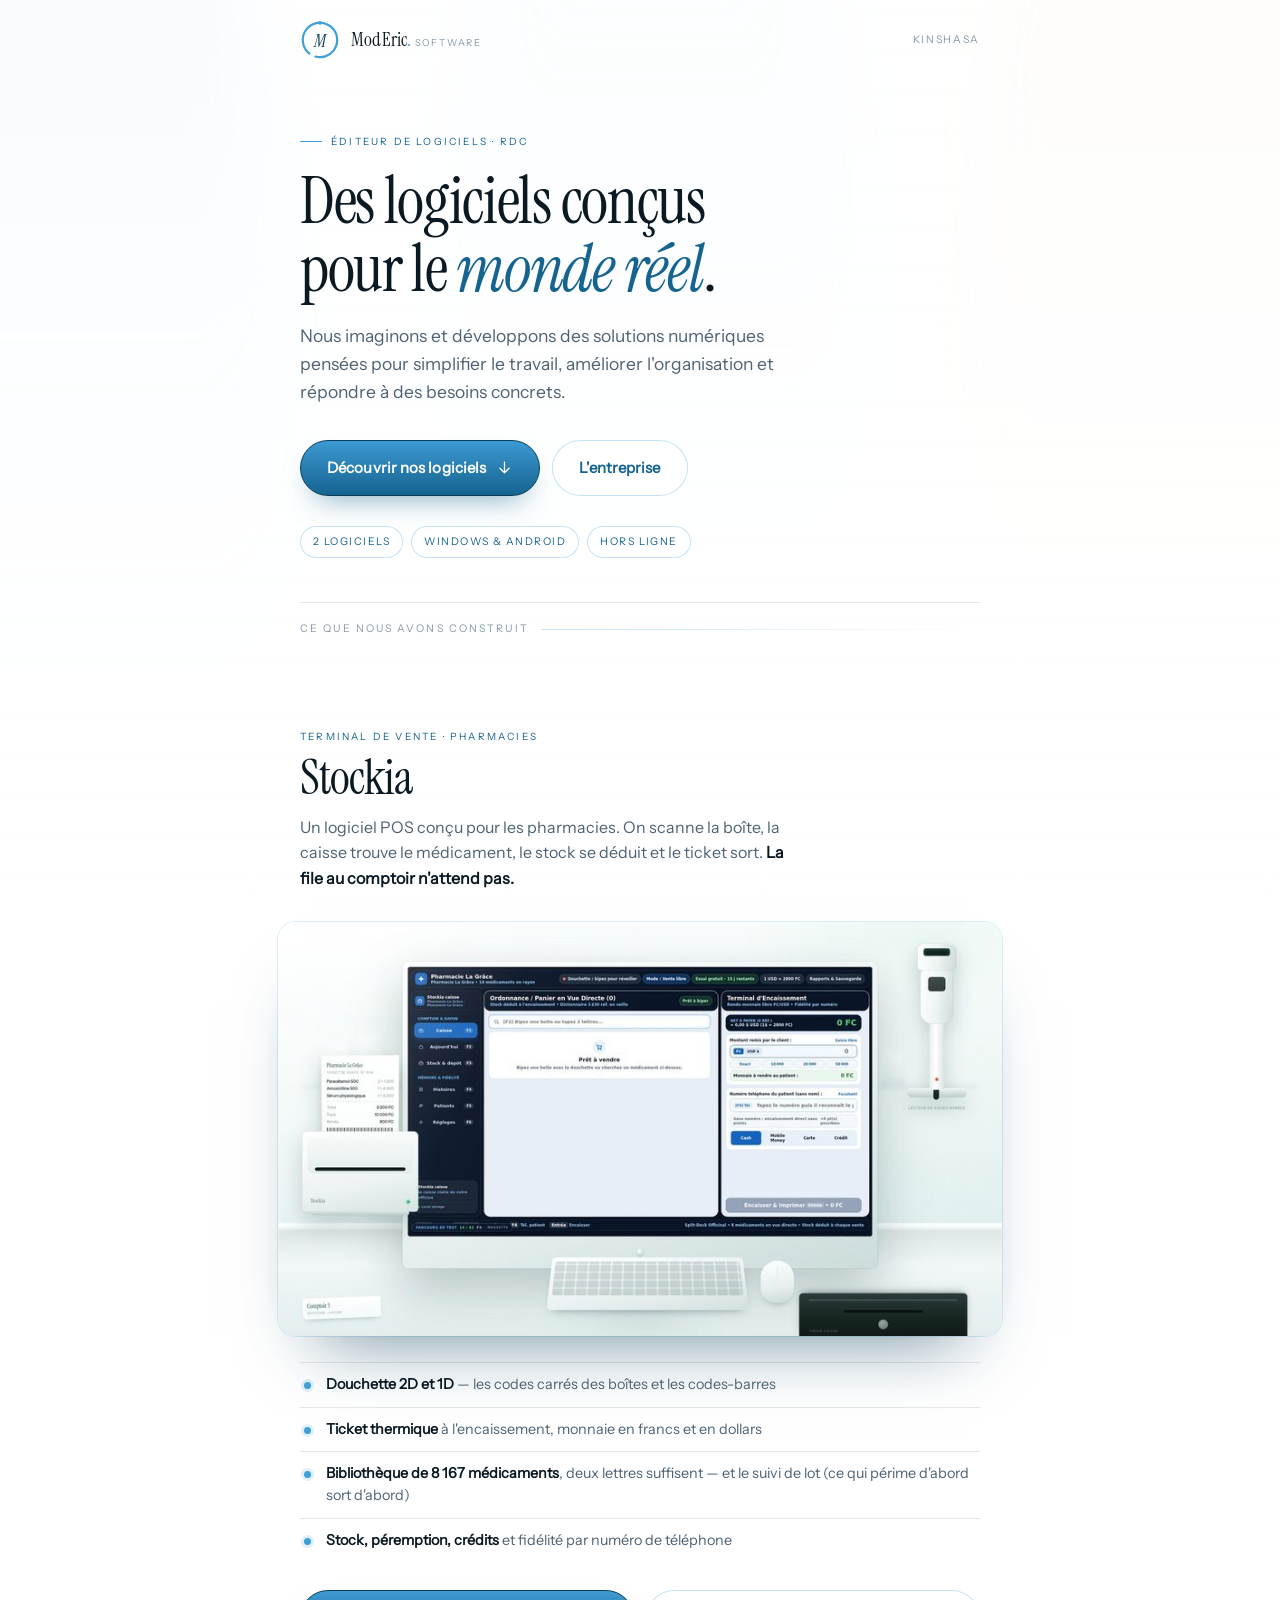
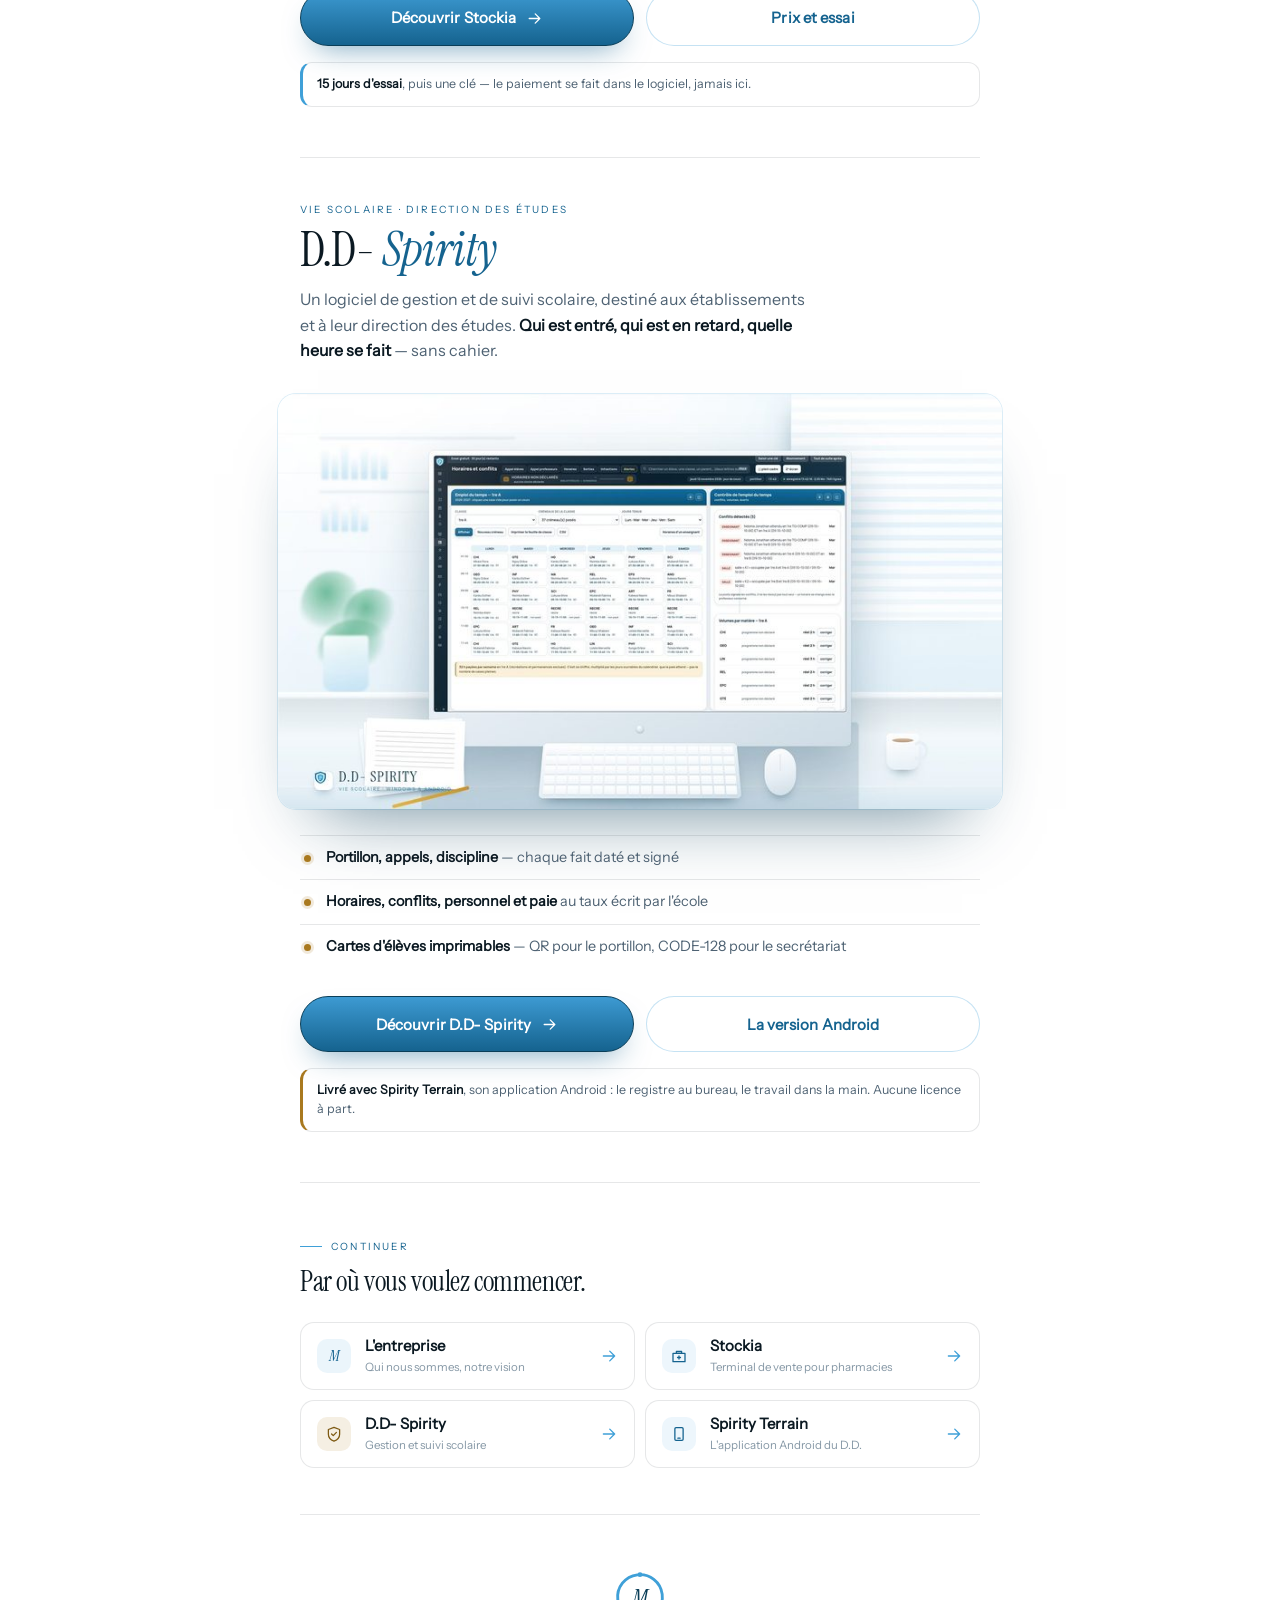
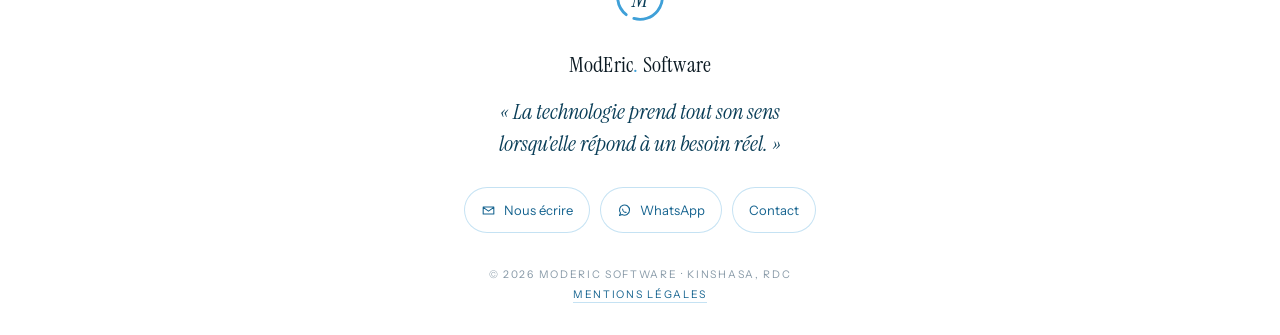
<file: tiktok.html>
<!DOCTYPE html>
<html lang="fr">
<head>
<meta charset="utf-8">
<meta name="viewport" content="width=device-width, initial-scale=1, viewport-fit=cover">
<title>ModEric Software — des logiciels conçus pour le monde réel</title>
<meta name="description" content="ModEric Software imagine et développe des logiciels pensés pour le travail réel : Stockia, terminal de vente pour les pharmacies, et D.D- Spirity, la gestion scolaire du Directeur de Discipline — avec son application Android Spirity Terrain. Kinshasa, RDC.">
<link rel="canonical" href="https://mod-eric.com/tiktok.html">
<meta name="theme-color" content="#FFFFFF">
<meta name="robots" content="index,follow">
<meta property="og:type" content="website">
<meta property="og:site_name" content="ModEric Software">
<meta property="og:locale" content="fr_CD">
<meta property="og:title" content="ModEric Software — des logiciels conçus pour le monde réel">
<meta property="og:description" content="Deux logiciels, deux métiers : Stockia pour les pharmacies, D.D- Spirity pour la direction des études. Découvrez-les en quelques secondes.">
<meta property="og:image" content="https://mod-eric.com/assets/medias/maquette-stockia.jpg">
<meta property="og:url" content="https://mod-eric.com/tiktok.html">
<meta name="twitter:card" content="summary_large_image">
<link rel="icon" href="assets/img/logo.svg" type="image/svg+xml">
<link rel="preload" href="assets/typo/InstrumentSerif-Regular.woff2" as="font" type="font/woff2" crossorigin>
<link rel="preload" href="assets/typo/InstrumentSans-400.woff2" as="font" type="font/woff2" crossorigin>
<script type="application/ld+json">
{
  "@context": "https://schema.org",
  "@type": "Organization",
  "name": "ModEric Software",
  "url": "https://mod-eric.com/",
  "description": "Éditeur de logiciels à Kinshasa : Stockia (terminal de vente pour les pharmacies) et D.D- Spirity (gestion et suivi scolaire, avec son application Android Spirity Terrain).",
  "address": { "@type": "PostalAddress", "addressLocality": "Kinshasa", "addressCountry": "CD" },
  "email": "info.elysafly@gmail.com",
  "telephone": "+243983009563",
  "sameAs": ["https://wa.me/243983009563"]
}
</script>
<style>
/* ══════════════════════════════════════════════════════════════════════════
   MODERIC SOFTWARE — la page du lien TikTok
   ──────────────────────────────────────────────────────────────────────────
   Une page À PART, pensée pour un téléphone et une connexion capricieuse :

     · tout le style est ICI (aucune feuille externe à demander) ;
     · deux fontes de la maison, préchargées, 72 Ko au total ;
     · deux images, servies en 800 px sur mobile (65 + 40 Ko) ;
     · aucun script de mesure, aucun cookie, aucun appel sortant.

   Elle ne ressemble pas au site : pas d'arcs, pas de trame de points. Le motif
   est ailleurs — des lames de lumière verticales qui dérivent très lentement,
   et un filet d'azur qui descend avec la lecture. C'est un décor, pas une
   illustration : il ne raconte rien d'autre que « c'est calme, c'est soigné ».
   ══════════════════════════════════════════════════════════════════════════ */
@font-face{font-family:'Instrument Serif';font-style:normal;font-weight:400;font-display:swap;
  src:url(assets/typo/InstrumentSerif-Regular.woff2) format('woff2')}
@font-face{font-family:'Instrument Serif';font-style:italic;font-weight:400;font-display:swap;
  src:url(assets/typo/InstrumentSerif-Italic.woff2) format('woff2')}
@font-face{font-family:'Instrument Sans';font-style:normal;font-weight:400;font-display:swap;
  src:url(assets/typo/InstrumentSans-400.woff2) format('woff2')}

:root{
  --blanc:#FFF; --nuage:#F7FBFD;
  --azur-50:#EDF6FC; --azur-100:#DCEEF9; --azur-300:#96CEEC; --azur:#3FA0D8;
  --azur-600:#1F7FB4; --azur-700:#15638F; --azur-900:#0A3E58;
  --encre:#0B1922; --texte:#16242E; --doux:#4E6273; --pale:#8698A6;
  --filet:rgba(12,26,36,.10); --filet-azur:rgba(63,160,216,.30);
  --laiton:#A9791F;
  --voix:'Instrument Serif',Charter,Georgia,serif;
  --lecture:'Instrument Sans','Segoe UI',system-ui,-apple-system,sans-serif;
  --marge:clamp(20px,5.5vw,40px);
  --courbe:cubic-bezier(.22,.9,.24,1);
}
*{margin:0;padding:0;box-sizing:border-box}
html{-webkit-text-size-adjust:100%}
body{font-family:var(--lecture);color:var(--texte);background:var(--blanc);
  line-height:1.55;overflow-x:hidden;-webkit-font-smoothing:antialiased}
img{display:block;max-width:100%;height:auto}
a{color:inherit;text-decoration:none}
:focus-visible{outline:2.5px solid var(--azur);outline-offset:3px;border-radius:6px}

/* ─── le décor : trois lames de lumière qui dérivent, et rien d'autre ─── */
.decor{position:fixed;inset:0;z-index:0;pointer-events:none;overflow:hidden}
.decor__lame{position:absolute;top:-30vh;height:170vh;width:38vw;border-radius:50%;
  filter:blur(46px);opacity:.55;will-change:transform}
.decor__lame--1{left:-14vw;background:linear-gradient(180deg,rgba(63,160,216,.34),rgba(63,160,216,0) 72%);
  animation:derive1 26s ease-in-out infinite alternate}
.decor__lame--2{left:32vw;background:linear-gradient(180deg,rgba(150,206,236,.30),rgba(150,206,236,0) 70%);
  animation:derive2 34s ease-in-out infinite alternate}
.decor__lame--3{left:74vw;background:linear-gradient(180deg,rgba(169,121,31,.16),rgba(169,121,31,0) 70%);
  animation:derive3 30s ease-in-out infinite alternate}
@keyframes derive1{from{transform:translate3d(0,0,0) scale(1)}to{transform:translate3d(6vw,3vh,0) scale(1.12)}}
@keyframes derive2{from{transform:translate3d(0,2vh,0) scale(1.08)}to{transform:translate3d(-5vw,-2vh,0) scale(1)}}
@keyframes derive3{from{transform:translate3d(0,-2vh,0) scale(1)}to{transform:translate3d(-7vw,4vh,0) scale(1.14)}}
/* le voile : du blanc par-dessus, pour que le décor reste un souffle */
.decor__voile{position:absolute;inset:0;background:linear-gradient(180deg,rgba(255,255,255,.72),rgba(255,255,255,.9))}

/* ─── le repère de lecture : un filet d'azur qui descend ─── */
.jauge{position:fixed;left:0;top:0;height:2px;width:100%;z-index:50;background:transparent}
.jauge__part{height:100%;width:0;background:linear-gradient(90deg,var(--azur-300),var(--azur-700));
  transition:width .12s linear}

/* ─── la page ─── */
.page{position:relative;z-index:1;max-width:760px;margin-inline:auto;padding:0 var(--marge) 0}
.entete{display:flex;align-items:center;gap:11px;padding:calc(env(safe-area-inset-top,0px) + 20px) 0 0}
.entete__sceau{width:40px;height:40px;flex:0 0 40px}
.entete__nom{font-family:var(--voix);font-size:19px;letter-spacing:.2px;color:var(--encre);line-height:1.1}
.entete__nom i{font-style:normal;color:var(--azur)}
.entete__sous{font-size:9.5px;letter-spacing:.19em;text-transform:uppercase;color:var(--pale);margin-top:2px}
.entete__ville{margin-left:auto;font-size:10.5px;letter-spacing:.16em;text-transform:uppercase;color:var(--pale)}

/* ─── le hero ─── */
.hero{padding-top:clamp(34px,9vw,64px)}
.etiquette{display:inline-flex;align-items:center;gap:9px;font-size:10px;letter-spacing:.22em;
  text-transform:uppercase;color:var(--azur-700);font-weight:400}
.etiquette::before{content:"";width:22px;height:1px;background:var(--azur)}
.hero__titre{font-family:var(--voix);font-weight:400;font-size:clamp(38px,10.5vw,66px);line-height:1.02;
  letter-spacing:-.02em;color:var(--encre);margin-top:18px;text-wrap:balance}
.hero__titre em{font-style:italic;color:var(--azur-700)}
.hero__dit{margin-top:20px;font-size:clamp(15px,3.9vw,17.5px);line-height:1.6;color:var(--doux);max-width:44ch}
.hero__actions{margin-top:clamp(26px,6vw,34px);display:flex;flex-wrap:wrap;gap:12px}
.bouton{display:inline-flex;align-items:center;justify-content:center;gap:10px;
  min-height:56px;padding:0 26px;border-radius:999px;font-size:15px;font-weight:600;letter-spacing:.1px;
  transition:transform .2s var(--courbe),box-shadow .24s var(--courbe),background .2s linear,border-color .2s linear}
.bouton svg{width:17px;height:17px;flex:0 0 17px}
.bouton--plein{background:linear-gradient(180deg,#3D9AD2,var(--azur-700));color:#FFF;
  border:1px solid var(--azur-900);box-shadow:0 14px 30px -14px rgba(21,99,143,.62)}
.bouton--plein:active{transform:translateY(1px)}
.bouton--ligne{background:rgba(255,255,255,.86);color:var(--azur-700);border:1px solid var(--filet-azur)}
.bouton--ligne:active{transform:translateY(1px)}
@media (hover:hover){
  .bouton--plein:hover{transform:translateY(-2px);box-shadow:0 18px 34px -14px rgba(21,99,143,.7)}
  .bouton--ligne:hover{border-color:var(--azur);background:#FFF;transform:translateY(-2px)}
}
.hero__reperes{margin-top:clamp(22px,5vw,30px);display:flex;flex-wrap:wrap;gap:8px}
.repere{font-size:10.5px;letter-spacing:.14em;text-transform:uppercase;color:var(--azur-700);
  background:rgba(255,255,255,.7);border:1px solid var(--filet-azur);border-radius:999px;padding:7px 12px}

/* ─── le sommaire de lecture ─── */
.sommaire{display:flex;align-items:center;gap:12px;margin-top:clamp(30px,7vw,44px);
  padding-top:18px;border-top:1px solid var(--filet)}
.sommaire span{font-size:10.5px;letter-spacing:.2em;text-transform:uppercase;color:var(--pale)}
.sommaire i{flex:1;height:1px;background:linear-gradient(90deg,var(--filet-azur),transparent)}

/* ─── les deux logiciels ─── */
.logiciels{padding-top:clamp(30px,7vw,48px)}
.logiciel{padding:clamp(26px,6vw,44px) 0 clamp(30px,7vw,50px);
  border-top:1px solid var(--filet)}
.logiciel:first-of-type{border-top:0}
.logiciel__genre{font-size:10px;letter-spacing:.22em;text-transform:uppercase;color:var(--azur-700)}
.logiciel__nom{font-family:var(--voix);font-weight:400;font-size:clamp(30px,8vw,48px);line-height:1.04;
  letter-spacing:-.02em;color:var(--encre);margin-top:8px}
.logiciel__nom i{font-style:italic;color:var(--azur-700)}
.logiciel__dit{margin-top:12px;font-size:clamp(14.5px,3.8vw,16px);line-height:1.6;color:var(--doux);max-width:46ch}
.logiciel__dit b{color:var(--encre);font-weight:600}
/* la maquette : elle déborde de la marge, c'est ce qui la met en scène */
.logiciel__vue{margin-top:clamp(22px,5vw,30px);margin-inline:calc(var(--marge) * -0.55);
  border-radius:18px;position:relative}
.logiciel__vue img{border-radius:18px;box-shadow:0 40px 70px -40px rgba(10,62,88,.62),0 0 0 1px rgba(63,160,216,.18)}
.logiciel__liste{margin-top:clamp(20px,4.6vw,26px);display:grid;gap:0;list-style:none}
.logiciel__liste li{position:relative;padding:11px 0 11px 26px;font-size:14.4px;line-height:1.5;
  color:var(--doux);border-top:1px solid var(--filet)}
.logiciel__liste li b{color:var(--encre);font-weight:600}
.logiciel__liste li::before{content:"";position:absolute;left:4px;top:19px;width:7px;height:7px;border-radius:50%;
  background:var(--azur);box-shadow:0 0 0 3px rgba(63,160,216,.16)}
.logiciel--dd .logiciel__liste li::before{background:var(--laiton);box-shadow:0 0 0 3px rgba(169,121,31,.16)}
.logiciel__actions{margin-top:clamp(22px,5vw,28px);display:flex;flex-wrap:wrap;gap:12px}
.logiciel__actions .bouton{flex:1 1 220px}
/* la note « compris » : la petite ligne qui répond à la question qu'on se pose déjà */
.logiciel__note{margin-top:16px;display:flex;gap:10px;align-items:flex-start;
  font-size:12.5px;line-height:1.5;color:var(--doux);
  background:rgba(255,255,255,.72);border:1px solid var(--filet);border-left:3px solid var(--azur);
  border-radius:12px;padding:12px 14px}
.logiciel--dd .logiciel__note{border-left-color:var(--laiton)}
.logiciel__note b{color:var(--encre);font-weight:600}

/* ─── les quatre portes ─── */
.portes{padding:clamp(30px,7vw,46px) 0;border-top:1px solid var(--filet)}
.portes__titre{font-family:var(--voix);font-weight:400;font-size:clamp(21px,5.4vw,28px);line-height:1.15;
  color:var(--encre);letter-spacing:-.015em;margin-top:12px}
.portes__grille{margin-top:clamp(18px,4.4vw,24px);display:grid;gap:10px}
.porte{display:flex;align-items:center;gap:14px;min-height:64px;padding:14px 16px;border-radius:14px;
  background:rgba(255,255,255,.82);border:1px solid var(--filet);
  transition:border-color .2s linear,transform .2s var(--courbe),background .2s linear}
.porte__ico{width:34px;height:34px;flex:0 0 34px;border-radius:10px;display:grid;place-items:center;
  background:var(--azur-50);color:var(--azur-700)}
.porte__ico svg{width:18px;height:18px}
.porte--dd .porte__ico{background:rgba(169,121,31,.12);color:#7E5A13}
.porte__nom{display:block;font-size:15px;font-weight:600;color:var(--encre);line-height:1.25}
.porte__sous{display:block;font-size:11.5px;color:var(--pale);margin-top:3px;line-height:1.4}
.porte > span:nth-child(2){min-width:0}
.porte__fleche{margin-left:auto;color:var(--azur);display:grid;place-items:center}
.porte__fleche svg{width:18px;height:18px}
.porte:active{transform:scale(.995)}
@media (hover:hover){.porte:hover{border-color:var(--filet-azur);background:#FFF;transform:translateX(3px)}}

/* ─── la signature ─── */
.signature{padding:clamp(34px,8vw,56px) 0 calc(env(safe-area-inset-bottom,0px) + 30px);
  border-top:1px solid var(--filet);text-align:center}
.signature__sceau{width:52px;height:52px;margin:0 auto 18px}
.signature__marque{font-family:var(--voix);font-size:22px;color:var(--encre);letter-spacing:.2px}
.signature__marque i{font-style:normal;color:var(--azur)}
.signature__phrase{font-family:var(--voix);font-style:italic;font-size:clamp(17px,4.6vw,22px);
  line-height:1.44;color:var(--azur-900);margin-top:14px;max-width:30ch;margin-inline:auto;text-wrap:balance}
.signature__liens{margin-top:clamp(22px,5vw,28px);display:flex;flex-wrap:wrap;gap:10px;justify-content:center}
.lien-signe{display:inline-flex;align-items:center;gap:8px;min-height:46px;padding:0 16px;border-radius:999px;
  font-size:13px;color:var(--azur-700);background:rgba(255,255,255,.8);border:1px solid var(--filet-azur)}
.lien-signe svg{width:15px;height:15px}
.lien-signe:active{background:#FFF}
.signature__pied{margin-top:clamp(24px,5vw,32px);font-size:10.5px;letter-spacing:.16em;text-transform:uppercase;
  color:var(--pale);line-height:1.9}
.signature__pied a{color:var(--azur-700);border-bottom:1px solid var(--filet-azur);padding-bottom:1px}

/* ─── l'apparition : discrète, une seule fois, et coupée si on le demande ─── */
.monte{opacity:0;transform:translateY(18px);
  transition:opacity .9s var(--courbe),transform .9s var(--courbe)}
.monte.vu{opacity:1;transform:none}
.monte[data-rang="1"]{transition-delay:.09s}
.monte[data-rang="2"]{transition-delay:.18s}
.monte[data-rang="3"]{transition-delay:.27s}
@media (prefers-reduced-motion:reduce){
  .monte{opacity:1!important;transform:none!important;transition:none!important}
  .decor__lame{animation:none!important}
  .jauge{display:none}
}
/* si le script ne tourne pas, tout est visible : aucune page blanche */
.no-js .monte{opacity:1;transform:none}
@media (min-width:620px){
  .portes__grille{grid-template-columns:repeat(2,minmax(0,1fr))}
}
</style>
</head>
<body class="no-js">

<div class="decor" aria-hidden="true">
  <span class="decor__lame decor__lame--1"></span>
  <span class="decor__lame decor__lame--2"></span>
  <span class="decor__lame decor__lame--3"></span>
  <span class="decor__voile"></span>
</div>

<div class="jauge" aria-hidden="true"><div class="jauge__part" id="jauge-part"></div></div>

<div class="page">

  <header class="entete">
    <svg class="entete__sceau" viewBox="0 0 100 100" aria-hidden="true"><circle cx="50" cy="50" r="43" fill="none" stroke="#3FA0D8" stroke-width="5.5" stroke-linecap="round" stroke-dasharray="252 28" transform="rotate(128 50 50)"/><text x="50" y="53" text-anchor="middle" dominant-baseline="central" fill="#0A3E58" font-family="Instrument Serif, Georgia, serif" font-size="46" font-style="italic">M</text><circle cx="50" cy="7" r="4.6" fill="#3FA0D8"/></svg>
    <span>
      <span class="entete__nom">ModEric<i>.</i></span>
      <span class="entete__sous">Software</span>
    </span>
    <span class="entete__ville">Kinshasa</span>
  </header>

  <main>

    <!-- ─── LE HERO : qui nous sommes, en trois secondes ─── -->
    <section class="hero">
      <span class="etiquette monte">Éditeur de logiciels · RDC</span>
      <h1 class="hero__titre monte" data-rang="1">Des logiciels conçus<br>pour le <em>monde réel</em>.</h1>
      <p class="hero__dit monte" data-rang="2">
        Nous imaginons et développons des solutions numériques pensées pour simplifier le travail,
        améliorer l'organisation et répondre à des besoins concrets.
      </p>
      <div class="hero__actions monte" data-rang="3">
        <a class="bouton bouton--plein" href="#logiciels">
          Découvrir nos logiciels
          <svg viewBox="0 0 24 24" fill="none" stroke="currentColor" stroke-width="1.8" stroke-linecap="round" stroke-linejoin="round" aria-hidden="true"><path d="M12 4.5v15M5.5 13l6.5 6.5 6.5-6.5"/></svg>
        </a>
        <a class="bouton bouton--ligne" href="index.html">L'entreprise</a>
      </div>
      <div class="hero__reperes monte" data-rang="3">
        <span class="repere">2 logiciels</span>
        <span class="repere">Windows &amp; Android</span>
        <span class="repere">Hors ligne</span>
      </div>
    </section>

    <div class="sommaire monte"><span>Ce que nous avons construit</span><i></i></div>

    <!-- ─── LES DEUX LOGICIELS ─── -->
    <section class="logiciels" id="logiciels">

      <!-- Stockia -->
      <article class="logiciel logiciel--stockia monte">
        <div class="logiciel__genre">Terminal de vente · pharmacies</div>
        <h2 class="logiciel__nom">Stockia</h2>
        <p class="logiciel__dit">
          Un logiciel POS conçu pour les pharmacies. On scanne la boîte, la caisse trouve le
          médicament, le stock se déduit et le ticket sort. <b>La file au comptoir n'attend pas.</b>
        </p>
        <div class="logiciel__vue">
          <img src="assets/medias/maquette-stockia-800.jpg"
               srcset="assets/medias/maquette-stockia-800.jpg 800w, assets/medias/maquette-stockia-petit.jpg 1500w"
               sizes="(max-width:760px) 104vw, 760px"
               alt="Stockia installé sur un comptoir de pharmacie : l'écran de caisse ouvert, le clavier, l'imprimante thermique avec son ticket, la douchette sur son support et le tiroir-caisse"
               width="800" height="458" fetchpriority="high">
        </div>
        <ul class="logiciel__liste">
          <li><b>Douchette 2D et 1D</b> — les codes carrés des boîtes et les codes-barres</li>
          <li><b>Ticket thermique</b> à l'encaissement, monnaie en francs et en dollars</li>
          <li><b>Bibliothèque de 8 167 médicaments</b>, deux lettres suffisent — et le suivi de lot
          (ce qui périme d'abord sort d'abord)</li>
          <li><b>Stock, péremption, crédits</b> et fidélité par numéro de téléphone</li>
        </ul>
        <div class="logiciel__actions">
          <a class="bouton bouton--plein" href="stockia.html">
            Découvrir Stockia
            <svg viewBox="0 0 24 24" fill="none" stroke="currentColor" stroke-width="1.8" stroke-linecap="round" stroke-linejoin="round" aria-hidden="true"><path d="M4.5 12h15M13 5.5l6.5 6.5-6.5 6.5"/></svg>
          </a>
          <a class="bouton bouton--ligne" href="stockia.html#prix">Prix et essai</a>
        </div>
        <p class="logiciel__note"><span><b>15 jours d'essai</b>, puis une clé — le paiement se fait dans le
          logiciel, jamais ici.</span></p>
      </article>

      <!-- D.D- Spirity -->
      <article class="logiciel logiciel--dd monte">
        <div class="logiciel__genre">Vie scolaire · direction des études</div>
        <h2 class="logiciel__nom">D.D- <i>Spirity</i></h2>
        <p class="logiciel__dit">
          Un logiciel de gestion et de suivi scolaire, destiné aux établissements et à leur direction
          des études. <b>Qui est entré, qui est en retard, quelle heure se fait</b> — sans cahier.
        </p>
        <div class="logiciel__vue">
          <img src="assets/medias/maquette-dd-800.jpg"
               srcset="assets/medias/maquette-dd-800.jpg 800w, assets/medias/maquette-dd-petit.jpg 1500w"
               sizes="(max-width:760px) 104vw, 760px"
               alt="D.D- Spirity dans le bureau de la direction : l'écran affiche les horaires et les conflits de la 1re A, à côté d'une fenêtre à store, d'une bibliothèque et d'une plante"
               width="800" height="458" loading="lazy">
        </div>
        <ul class="logiciel__liste">
          <li><b>Portillon, appels, discipline</b> — chaque fait daté et signé</li>
          <li><b>Horaires, conflits, personnel et paie</b> au taux écrit par l'école</li>
          <li><b>Cartes d'élèves imprimables</b> — QR pour le portillon, CODE-128 pour le secrétariat</li>
        </ul>
        <div class="logiciel__actions">
          <a class="bouton bouton--plein" href="dd-spirity.html">
            Découvrir D.D- Spirity
            <svg viewBox="0 0 24 24" fill="none" stroke="currentColor" stroke-width="1.8" stroke-linecap="round" stroke-linejoin="round" aria-hidden="true"><path d="M4.5 12h15M13 5.5l6.5 6.5-6.5 6.5"/></svg>
          </a>
          <a class="bouton bouton--ligne" href="dd-spirity-terrain.html">La version Android</a>
        </div>
        <p class="logiciel__note"><span><b>Livré avec Spirity Terrain</b>, son application Android : le
          registre au bureau, le travail dans la main. Aucune licence à part.</span></p>
      </article>

    </section>

    <!-- ─── LES QUATRE PORTES ─── -->
    <section class="portes monte">
      <span class="etiquette">Continuer</span>
      <h2 class="portes__titre">Par où vous voulez commencer.</h2>
      <div class="portes__grille">
        <a class="porte" href="index.html">
          <span class="porte__ico" style="background:rgba(63,160,216,.10);font-family:var(--voix);font-size:16px;font-style:italic">M</span>
          <span><span class="porte__nom">L'entreprise</span>
            <span class="porte__sous">Qui nous sommes, notre vision</span></span>
          <span class="porte__fleche"><svg viewBox="0 0 24 24" fill="none" stroke="currentColor" stroke-width="1.8" stroke-linecap="round" stroke-linejoin="round" aria-hidden="true"><path d="M4.5 12h15M13 5.5l6.5 6.5-6.5 6.5"/></svg></span>
        </a>
        <a class="porte" href="stockia.html">
          <span class="porte__ico"><svg viewBox="0 0 24 24" fill="none" stroke="currentColor" stroke-width="1.7" stroke-linecap="round" stroke-linejoin="round" aria-hidden="true"><path d="M4 8.5h16v11H4zM8.5 8.5V6h7v2.5M12 12v4M10 14h4"/></svg></span>
          <span><span class="porte__nom">Stockia</span>
            <span class="porte__sous">Terminal de vente pour pharmacies</span></span>
          <span class="porte__fleche"><svg viewBox="0 0 24 24" fill="none" stroke="currentColor" stroke-width="1.8" stroke-linecap="round" stroke-linejoin="round" aria-hidden="true"><path d="M4.5 12h15M13 5.5l6.5 6.5-6.5 6.5"/></svg></span>
        </a>
        <a class="porte porte--dd" href="dd-spirity.html">
          <span class="porte__ico"><svg viewBox="0 0 24 24" fill="none" stroke="currentColor" stroke-width="1.7" stroke-linecap="round" stroke-linejoin="round" aria-hidden="true"><path d="M12 3.2 19.5 6v6.2c0 4.4-3.1 7.6-7.5 9.3-4.4-1.7-7.5-4.9-7.5-9.3V6zM8.8 12l2.2 2.2 4.2-4.4"/></svg></span>
          <span><span class="porte__nom">D.D- Spirity</span>
            <span class="porte__sous">Gestion et suivi scolaire</span></span>
          <span class="porte__fleche"><svg viewBox="0 0 24 24" fill="none" stroke="currentColor" stroke-width="1.8" stroke-linecap="round" stroke-linejoin="round" aria-hidden="true"><path d="M4.5 12h15M13 5.5l6.5 6.5-6.5 6.5"/></svg></span>
        </a>
        <a class="porte" href="dd-spirity-terrain.html">
          <span class="porte__ico"><svg viewBox="0 0 24 24" fill="none" stroke="currentColor" stroke-width="1.7" stroke-linecap="round" stroke-linejoin="round" aria-hidden="true"><path d="M8 3.5h8a1.5 1.5 0 0 1 1.5 1.5v14A1.5 1.5 0 0 1 16 20.5H8A1.5 1.5 0 0 1 6.5 19V5A1.5 1.5 0 0 1 8 3.5zM10.5 17.5h3"/></svg></span>
          <span><span class="porte__nom">Spirity Terrain</span>
            <span class="porte__sous">L'application Android du D.D.</span></span>
          <span class="porte__fleche"><svg viewBox="0 0 24 24" fill="none" stroke="currentColor" stroke-width="1.8" stroke-linecap="round" stroke-linejoin="round" aria-hidden="true"><path d="M4.5 12h15M13 5.5l6.5 6.5-6.5 6.5"/></svg></span>
        </a>
      </div>
    </section>

    <!-- ─── LA SIGNATURE ─── -->
    <footer class="signature monte">
      <svg class="signature__sceau" viewBox="0 0 100 100" aria-hidden="true"><circle cx="50" cy="50" r="43" fill="none" stroke="#3FA0D8" stroke-width="5.5" stroke-linecap="round" stroke-dasharray="252 28" transform="rotate(128 50 50)"/><text x="50" y="53" text-anchor="middle" dominant-baseline="central" fill="#0A3E58" font-family="Instrument Serif, Georgia, serif" font-size="46" font-style="italic">M</text><circle cx="50" cy="7" r="4.6" fill="#3FA0D8"/></svg>
      <div class="signature__marque">ModEric<i>.</i> Software</div>
      <p class="signature__phrase">« La technologie prend tout son sens lorsqu'elle répond à un besoin réel. »</p>
      <div class="signature__liens">
        <a class="lien-signe" href="mailto:info.elysafly@gmail.com">
          <svg viewBox="0 0 24 24" fill="none" stroke="currentColor" stroke-width="1.7" stroke-linecap="round" stroke-linejoin="round" aria-hidden="true"><path d="M3.5 6.5h17v11h-17zM3.5 7l8.5 6 8.5-6"/></svg>
          Nous écrire
        </a>
        <a class="lien-signe" href="https://wa.me/243983009563" rel="noopener">
          <svg viewBox="0 0 24 24" fill="none" stroke="currentColor" stroke-width="1.7" stroke-linecap="round" stroke-linejoin="round" aria-hidden="true"><path d="M20 11.5a8 8 0 0 1-11.9 7L4 20l1.6-4A8 8 0 1 1 20 11.5zM9 9.5c0 3 2.5 5.5 5.5 5.5"/></svg>
          WhatsApp
        </a>
        <a class="lien-signe" href="contact.html">Contact</a>
      </div>
      <p class="signature__pied">
        © <span id="annee">2026</span> ModEric Software · Kinshasa, RDC<br>
        <a href="mentions-legales.html">Mentions légales</a>
      </p>
    </footer>

  </main>
</div>

<script>
/* Trois choses, et rien de plus : les apparitions, le filet de lecture, l'année.
   Aucune mesure, aucun envoi, aucun cookie. Si ce script ne tourne pas, la page
   reste entièrement lisible (classe .no-js retirée seulement ici). */
(function () {
  'use strict';
  document.body.classList.remove('no-js');

  /* l'année du pied de page */
  var an = document.getElementById('annee');
  if (an) an.textContent = new Date().getFullYear();

  /* les apparitions : on observe les conteneurs, on révèle une seule fois */
  var aReveler = Array.prototype.slice.call(document.querySelectorAll('.monte'));
  if ('IntersectionObserver' in window) {
    var obs = new IntersectionObserver(function (entrees) {
      entrees.forEach(function (e) {
        if (e.isIntersecting) { e.target.classList.add('vu'); obs.unobserve(e.target); }
      });
    }, { rootMargin: '0px 0px -8% 0px', threshold: 0.06 });
    aReveler.forEach(function (el) { obs.observe(el); });
  } else {
    aReveler.forEach(function (el) { el.classList.add('vu'); });
  }

  /* le filet de lecture : la part lue de la page */
  var part = document.getElementById('jauge-part');
  if (part) {
    var poser = function () {
      var h = document.documentElement.scrollHeight - window.innerHeight;
      var avance = h > 0 ? Math.min(1, Math.max(0, window.scrollY / h)) : 0;
      part.style.width = (avance * 100).toFixed(1) + '%';
    };
    var appel = false;
    window.addEventListener('scroll', function () {
      if (appel) return;
      appel = true;
      window.requestAnimationFrame(function () { poser(); appel = false; });
    }, { passive: true });
    poser();
  }
})();
</script>
</body>
</html>
</file>
<file: assets/css/site.css>
/* ══════════════════════════════════════════════════════════════════════════════
   MODERIC SOFTWARE — feuille de style du site officiel
   ──────────────────────────────────────────────────────────────────────────────
   Direction : « AZUR ». Le site est CLAIR.

     · Le blanc n'est pas un fond vide : c'est une matière. Il occupe la page par
       grandes surfaces, séparées par des filets d'un dixième de millimètre et
       par des compositions qui débordent volontairement de la grille.
     · Le bleu ciel est la couleur identitaire. Il apparaît en dégradés très
       progressifs, en halos, en arcs, en aplats doux — jamais en aplat criard.
     · Le noir ne sert qu'au contraste : le texte, quelques filets, une ombre.

   Deux voix typographiques, et rien d'autre :
     · INSTRUMENT SERIF — les grandes phrases, italique pour ce qui engage ;
     · INSTRUMENT SANS  — la lecture, et les étiquettes en petites capitales
                          espacées (aucune police technique : le site n'est pas
                          une console).

   Aucune ressource extérieure, aucune bibliothèque, aucun mouvement gratuit :
   tout le mouvement est en transform / opacity / clip-path et suit une seule
   courbe, et il s'arrête net si le système demande moins d'animation.
   ══════════════════════════════════════════════════════════════════════════════ */

/* ─────────────────────────── les caractères ─────────────────────────── */
@font-face{font-family:'Instrument Serif';font-style:normal;font-weight:400;font-display:swap;
  src:url(../typo/InstrumentSerif-Regular.woff2) format('woff2')}
@font-face{font-family:'Instrument Serif';font-style:italic;font-weight:400;font-display:swap;
  src:url(../typo/InstrumentSerif-Italic.woff2) format('woff2')}
@font-face{font-family:'Instrument Sans';font-style:normal;font-weight:400;font-display:swap;
  src:url(../typo/InstrumentSans-400.woff2) format('woff2')}

/* ─────────────────────────── les mesures ─────────────────────────── */
:root{
  /* matières */
  --blanc:#FFFFFF;
  --nuage:#F5FAFD;
  --azur-50:#EDF6FC;
  --azur-100:#DCEEF9;
  --azur-200:#BFE1F3;
  --azur-300:#96CEEC;
  --azur-400:#63B5E3;
  --azur:#3FA0D8;
  --azur-600:#1F7FB4;
  --azur-700:#15638F;
  --azur-900:#0A3E58;
  --encre:#0C1A24;

  /* encres de texte */
  --texte:#16242E;
  --texte-doux:#4E6273;
  --texte-pale:#8698A6;

  /* filets */
  --filet:rgba(12,26,36,.10);
  --filet-fort:rgba(12,26,36,.22);
  --filet-azur:rgba(63,160,216,.28);

  /* voix */
  --voix:'Instrument Serif',Charter,'Iowan Old Style',Georgia,serif;
  --lecture:'Instrument Sans','Segoe UI',system-ui,-apple-system,sans-serif;

  /* échelle typographique fluide */
  --t-immense:clamp(44px,7.2vw,116px);
  --t-grand:clamp(34px,4.6vw,72px);
  --t-titre:clamp(28px,3.4vw,50px);
  --t-sous:clamp(23px,2.6vw,36px);
  --t-chapo:clamp(18px,1.7vw,24px);
  --t-corps:clamp(15.5px,1.02vw,17.5px);
  --t-etiquette:11px;

  /* rythme */
  --e1:8px;--e2:16px;--e3:26px;--e4:44px;--e5:72px;--e6:112px;--e7:168px;
  --marge:clamp(20px,5vw,84px);
  --page:1560px;
  --barre:76px;

  /* mouvement : une seule courbe */
  --sortie:cubic-bezier(.19,1,.22,1);
  --douce:cubic-bezier(.4,0,.2,1);

  /* l'ombre unique du site : très large, très douce, bleutée */
  --ombre:0 48px 110px -40px rgba(10,62,88,.30), 0 12px 34px -18px rgba(10,62,88,.18);
  --ombre-douce:0 30px 70px -40px rgba(10,62,88,.22);
}

/* ─────────────────────────── socle ─────────────────────────── */
*,*::before,*::after{box-sizing:border-box}
html{-webkit-text-size-adjust:100%}
/* le défilement doux est posé sur html SEULEMENT après chargement (JS), pour ne pas
   transformer :root en boîte défilante — ce qui fausse les observateurs d'intersection » */
html.defilement-doux{scroll-behavior:smooth}
body{
  margin:0;background:var(--blanc);color:var(--texte);
  font-family:var(--lecture);font-size:var(--t-corps);line-height:1.66;
  font-weight:400;letter-spacing:-.004em;
  -webkit-font-smoothing:antialiased;text-rendering:optimizeLegibility;
  overflow-x:hidden;
}
/* le grain du papier, presque invisible : il empêche les dégradés de « bander » */
body::after{
  content:'';position:fixed;inset:0;z-index:95;pointer-events:none;opacity:.028;
  background-image:url("data:image/svg+xml,%3Csvg xmlns='http://www.w3.org/2000/svg' width='200' height='200'%3E%3Cfilter id='g'%3E%3CfeTurbulence type='fractalNoise' baseFrequency='.85' numOctaves='3'/%3E%3C/filter%3E%3Crect width='200' height='200' filter='url(%23g)'/%3E%3C/svg%3E");
}
img,svg,video{display:block;max-width:100%}
a{color:inherit;text-decoration:none}
button{font:inherit;color:inherit;background:none;border:0;cursor:pointer}
h1,h2,h3,h4,p,figure,blockquote,dl,dd{margin:0}
ul,ol{margin:0;padding:0;list-style:none}
::selection{background:var(--azur-200);color:var(--encre)}
:focus-visible{outline:2px solid var(--azur-600);outline-offset:4px;border-radius:2px}

/* ─────────────────────────── la barre ─────────────────────────── */
.barre{
  position:fixed;inset:0 0 auto;z-index:60;height:var(--barre);
  display:flex;align-items:center;gap:clamp(14px,3vw,52px);
  padding-inline:var(--marge);color:var(--texte);
  transition:background .55s var(--sortie),box-shadow .5s,border-color .5s,height .45s var(--sortie);
  border-bottom:1px solid transparent;
}
.barre--posee{
  background:rgba(255,255,255,.82);
  -webkit-backdrop-filter:blur(20px) saturate(180%);backdrop-filter:blur(20px) saturate(180%);
  border-color:var(--filet);height:64px;
}
.marque{display:flex;align-items:center;gap:12px;flex:0 0 auto}
.marque__sceau{width:34px;height:34px;flex:0 0 auto;transition:transform .9s var(--sortie)}
.marque:hover .marque__sceau{transform:rotate(-14deg) scale(1.04)}
.marque__mot{font-family:var(--voix);font-size:27px;line-height:.94;letter-spacing:-.015em}
.marque__mot i{font-style:normal;color:var(--azur)}
.marque__sous{display:block;font-size:9px;letter-spacing:.3em;text-transform:uppercase;
  color:var(--texte-pale);margin-top:4px}

.barre__nav{display:flex;align-items:center;gap:clamp(12px,2vw,32px);margin-left:auto;white-space:nowrap}
.barre__lien{position:relative;font-size:13.5px;letter-spacing:.01em;color:var(--texte-doux);
  padding-block:5px;transition:color .3s}
.barre__lien::after{content:'';position:absolute;left:0;right:0;bottom:0;height:1px;background:var(--azur);
  transform:scaleX(0);transform-origin:left;transition:transform .5s var(--sortie)}
.barre__lien:hover,.barre__lien[aria-current]{color:var(--encre)}
.barre__lien:hover::after,.barre__lien[aria-current]::after{transform:scaleX(1)}

.barre__appel{
  display:inline-flex;align-items:center;gap:10px;flex:0 0 auto;
  font-size:13.5px;color:var(--encre);padding:11px 20px;border-radius:999px;
  background:var(--azur-50);border:1px solid var(--filet-azur);
  transition:background .4s var(--sortie),color .4s,transform .4s var(--sortie),border-color .4s;
}
.barre__appel svg{width:14px;height:14px;transition:transform .45s var(--sortie)}
.barre__appel:hover{background:var(--azur);color:#fff;border-color:var(--azur);transform:translateY(-1px)}
.barre__appel:hover svg{transform:translateX(4px)}

.burger{display:none;width:44px;height:44px;position:relative;margin-left:6px}
.burger i{position:absolute;left:11px;right:11px;height:1.5px;background:var(--encre);
  transition:transform .5s var(--sortie),opacity .3s}
.burger i:nth-child(1){top:18px}
.burger i:nth-child(2){top:25px}
body.menu-ouvert .burger i:nth-child(1){transform:translateY(3.5px) rotate(45deg)}
body.menu-ouvert .burger i:nth-child(2){transform:translateY(-3.5px) rotate(-45deg)}

/* le menu de téléphone : du blanc, une typographie large, une lisière d'azur */
.panneau{
  position:fixed;inset:0;z-index:59;background:var(--blanc);
  padding:calc(var(--barre) + 40px) var(--marge) 40px;
  display:grid;align-content:center;
  clip-path:inset(0 0 100% 0);transition:clip-path .85s var(--sortie);
}
body.menu-ouvert .panneau{clip-path:inset(0 0 0 0)}
.panneau a{display:flex;align-items:baseline;justify-content:space-between;gap:18px;
  padding:20px 0;border-bottom:1px solid var(--filet);
  font-family:var(--voix);font-size:clamp(28px,8vw,44px);line-height:1;
  opacity:0;transform:translateY(22px);transition:opacity .5s,transform .7s var(--sortie)}
body.menu-ouvert .panneau a{opacity:1;transform:none}
.panneau a small{font-family:var(--lecture);font-size:10px;letter-spacing:.24em;text-transform:uppercase;color:var(--azur-600)}
.panneau__pied{margin-top:38px;font-size:12.5px;line-height:2;color:var(--texte-doux)}

/* ─────────────────────────── les outils d'écriture ─────────────────────────── */
.voix{font-family:var(--voix);font-weight:400;letter-spacing:-.012em}
.voix i{font-style:italic;color:var(--azur-600)}
.etiquette{display:inline-flex;align-items:center;gap:12px;font-size:var(--t-etiquette);
  letter-spacing:.3em;text-transform:uppercase;color:var(--azur-600)}
.etiquette::before{content:'';width:28px;height:1px;background:currentColor;opacity:.6;flex:0 0 auto}
.chapo{font-size:var(--t-chapo);line-height:1.48;color:var(--texte-doux);max-width:46ch;text-wrap:pretty}
.corps p{color:var(--texte-doux);max-width:62ch}
.corps p + p{margin-top:16px}
.corps strong{color:var(--encre);font-weight:400}
.filet{height:1px;background:var(--filet);border:0;margin:0}

/* les boutons : deux formes, jamais trois */
.bouton{
  display:inline-flex;align-items:center;gap:12px;padding:16px 26px;border-radius:999px;
  font-size:14px;letter-spacing:.01em;position:relative;overflow:hidden;
  transition:transform .45s var(--sortie),background .4s,color .4s,border-color .4s,box-shadow .5s;
}
.bouton svg{width:15px;height:15px;flex:0 0 auto;transition:transform .45s var(--sortie)}
.bouton:hover{transform:translateY(-2px)}
.bouton:hover svg{transform:translateX(4px)}
.bouton--plein{background:var(--azur);color:#fff;box-shadow:0 18px 34px -16px rgba(31,127,180,.6)}
.bouton--plein:hover{background:var(--azur-600);box-shadow:0 24px 44px -18px rgba(31,127,180,.7)}
.bouton--ligne{border:1px solid var(--filet-fort);color:var(--encre)}
.bouton--ligne:hover{border-color:var(--encre);background:var(--nuage)}
.bouton--blanc{background:#fff;color:var(--azur-700);border:1px solid rgba(255,255,255,.6)}
.bouton--blanc:hover{background:var(--blanc);box-shadow:0 20px 40px -18px rgba(10,62,88,.4)}
.bouton--attente{background:var(--azur-50);color:var(--texte-pale);border:1px solid var(--filet);
  cursor:not-allowed}
.bouton--attente:hover{transform:none}

.lien-fleche{display:inline-flex;align-items:center;gap:10px;font-size:14px;color:var(--azur-700);
  border-bottom:1px solid var(--filet-azur);padding-bottom:4px;
  transition:gap .45s var(--sortie),border-color .4s}
.lien-fleche:hover{gap:18px;border-color:var(--azur)}
.lien-fleche svg{width:14px;height:14px}

/* ─────────────────────────── 1. L'ENTRÉE ─────────────────────────── */
.entree{
  position:relative;overflow:hidden;isolation:isolate;
  padding:calc(var(--barre) + clamp(18px,3.4vh,44px)) var(--marge) clamp(26px,3.4vh,44px);
  min-height:100svh;display:flex;flex-direction:column;justify-content:center;
  background:
    radial-gradient(120% 90% at 78% -10%,var(--azur-100) 0%,rgba(220,238,249,0) 58%),
    radial-gradient(90% 80% at 6% 108%,var(--azur-50) 0%,rgba(237,246,252,0) 60%),
    var(--blanc);
}
/* la grille de composition : six colonnes, presque invisibles */
.entree__grille{position:absolute;inset:0;z-index:-2;pointer-events:none;opacity:.5;
  background-image:linear-gradient(to right,rgba(63,160,216,.10) 1px,transparent 1px);
  background-size:calc(100% / 6) 100%}
/* les halos : deux disques flous qui respirent */
.halo{position:absolute;border-radius:50%;z-index:-1;pointer-events:none;
  filter:blur(46px);will-change:transform}
.halo--a{width:44vw;height:44vw;max-width:640px;max-height:640px;right:-9vw;top:-14vh;
  background:radial-gradient(circle at 40% 40%,rgba(99,181,227,.55),rgba(220,238,249,0) 68%)}
.halo--b{width:30vw;height:30vw;max-width:420px;max-height:420px;left:-6vw;bottom:2vh;
  background:radial-gradient(circle at 50% 50%,rgba(150,206,236,.5),rgba(237,246,252,0) 70%)}

.entree__page{position:relative;display:grid;grid-template-columns:minmax(0,1.06fr) minmax(0,.94fr);
  gap:clamp(30px,4.4vw,72px);align-items:center;width:100%;max-width:var(--page);margin-inline:auto}

.entree__dire{max-width:min(100%,48ch);position:relative;z-index:2}
.entree__titre{font-family:var(--voix);font-size:var(--t-immense);line-height:.92;
  letter-spacing:-.03em;margin-top:20px;max-width:15ch;overflow-wrap:break-word;hyphens:none}
.entree__titre .l2{display:block;font-style:italic;color:var(--azur-600);padding-left:.04em}
.entree__texte{margin-top:clamp(16px,2.4vh,24px);font-size:var(--t-chapo);line-height:1.52;
  color:var(--texte-doux);max-width:42ch}
.entree__actions{display:flex;flex-wrap:wrap;gap:12px;margin-top:clamp(24px,3.4vh,36px)}

/* le cadre du film : une plaque blanche posée sur la composition, inclinée de 2° */
/* le cadre doit porter une LARGEUR : en « shrink-to-fit » avec un aspect-ratio et aucune
   largeur définie, il se réduisait à rien (le même piège que sur téléphone). » */
.cadre-film{position:relative;perspective:1200px;width:100%;max-width:520px;justify-self:end}
.cadre-film__plaque{
  position:relative;border-radius:26px;background:var(--blanc);padding:12px;
  box-shadow:var(--ombre);transform:rotate(-1.4deg);
  transition:transform 1s var(--sortie),box-shadow 1s var(--sortie);
}
.cadre-film:hover .cadre-film__plaque{transform:rotate(0deg) translateY(-4px)}
.cadre-film__interieur{position:relative;border-radius:18px;overflow:hidden;background:var(--azur-50);
  aspect-ratio:16/11}
.cadre-film video,.cadre-film img{width:100%;height:100%;object-fit:cover;display:block}
/* l'emplacement réservé : une composition, pas un trou */
.emplacement{position:absolute;inset:0;display:flex;flex-direction:column;justify-content:space-between;
  padding:clamp(16px,2vw,26px);color:var(--azur-900);
  background:
    radial-gradient(120% 90% at 20% 10%,#EAF6FD 0%,rgba(234,246,253,0) 62%),
    linear-gradient(160deg,var(--azur-100),var(--azur-200) 62%,var(--azur-300))}
.emplacement__arc{position:absolute;border:1px solid rgba(255,255,255,.7);border-radius:50%;
  pointer-events:none}
.emplacement__arc--1{width:150%;height:150%;left:-32%;top:-38%}
.emplacement__arc--2{width:108%;height:108%;left:-6%;top:6%;border-color:rgba(255,255,255,.45)}
.emplacement__sphere{position:absolute;right:-14%;bottom:-16%;width:62%;aspect-ratio:1;border-radius:50%;
  background:radial-gradient(circle at 32% 28%,#FFFFFF 0%,#CFEAF8 34%,#7FC4E6 74%,#3F9FD6 100%);
  box-shadow:inset -18px -22px 50px rgba(10,62,88,.18), 0 30px 60px -20px rgba(10,62,88,.35);
  animation:flotter 14s var(--douce) infinite}
@keyframes flotter{
  0%,100%{transform:translate3d(0,0,0) scale(1)}
  50%{transform:translate3d(-14px,-18px,0) scale(1.02)}
}
.emplacement__haut,.emplacement__bas{position:relative;z-index:1}
.emplacement__haut{display:flex;justify-content:flex-end;gap:12px}
.emplacement__titre{font-family:var(--voix);font-size:clamp(20px,2.1vw,29px);line-height:1.04;
  max-width:14ch;color:var(--azur-900)}
.emplacement__note{font-size:10.5px;letter-spacing:.22em;text-transform:uppercase;
  color:rgba(10,62,88,.62);text-align:right;line-height:1.9}
.emplacement__bas{font-size:11px;letter-spacing:.2em;text-transform:uppercase;color:rgba(10,62,88,.66)}
/* quand un film est réellement fourni, l'emplacement disparaît */
.cadre-film.avec-film .emplacement{display:none}

/* la petite fiche posée sur le coin du cadre */
/* la petite fiche est posée sur le bord gauche du cadre, à mi-hauteur : elle ne
   recouvre ni l'étiquette du film ni son titre. » */
.fiche-flottante{
  position:absolute;left:-22px;top:-22px;transform:none;z-index:3;background:var(--blanc);
  border-radius:16px;padding:14px 18px;box-shadow:var(--ombre-douce);
  border:1px solid var(--filet);transition:transform .8s var(--sortie)}
.cadre-film:hover .fiche-flottante{transform:translateY(-3px)}
.fiche-flottante b{display:block;font-family:var(--voix);font-size:19px;line-height:1.1}
.fiche-flottante span{display:block;font-size:10.5px;letter-spacing:.16em;text-transform:uppercase;
  color:var(--texte-pale);margin-top:5px}

/* le pied de l'entrée : trois repères alignés sur la grille */
.entree__bas{position:relative;max-width:var(--page);margin:clamp(22px,3.6vh,40px) auto 0;width:100%;
  display:flex;flex-wrap:wrap;gap:18px 40px;align-items:center;justify-content:space-between;
  border-top:1px solid var(--filet);padding-top:18px}
.entree__reperes{display:flex;flex-wrap:wrap;gap:10px 30px;font-size:11.5px;letter-spacing:.12em;
  text-transform:uppercase;color:var(--texte-pale)}
.entree__reperes b{color:var(--texte);font-weight:400;letter-spacing:.02em;text-transform:none;font-size:13.5px}
.defiler{display:inline-flex;align-items:center;gap:12px;font-size:11px;letter-spacing:.22em;
  text-transform:uppercase;color:var(--azur-600)}
.defiler i{display:block;width:1px;height:32px;background:linear-gradient(to bottom,var(--azur),transparent);
  animation:descendre 2.8s var(--douce) infinite}
@keyframes descendre{0%{transform:scaleY(.15);transform-origin:top}45%{transform:scaleY(1);transform-origin:top}
  55%{transform:scaleY(1);transform-origin:bottom}100%{transform:scaleY(.15);transform-origin:bottom}}

/* ─────────────────────────── 2. une section éditoriale ─────────────────────────── */
/* une section EST le conteneur observé : elle ne doit pas créer de contexte qui la
   sortirait du champ de l'observateur » */
.section{position:relative;padding-block:clamp(72px,11vw,164px)}
.section__page{max-width:var(--page);margin-inline:auto;padding-inline:var(--marge)}
.section--nuage{background:var(--nuage)}
.section--azur{
  background:
    radial-gradient(90% 120% at 88% 0%,var(--azur-200) 0%,rgba(191,225,243,0) 58%),
    linear-gradient(168deg,var(--azur-50) 0%,var(--azur-100) 46%,var(--azur-200) 100%);
  color:var(--azur-900);
}
.section--azur .chapo,.section--azur .corps p{color:rgba(10,62,88,.78)}
.section--azur .etiquette{color:var(--azur-700)}
.section--azur .voix i{color:var(--azur-700)}

/* identité : colonne étroite + grande colonne, décalées (asymétrie assumée) */
.identite{display:grid;grid-template-columns:minmax(0,.36fr) minmax(0,.64fr);
  gap:clamp(26px,5vw,90px);align-items:start}
.identite__marge{position:sticky;top:calc(var(--barre) + 30px)}
.identite__faits{margin-top:28px;border-top:1px solid var(--filet)}
.identite__fait{display:grid;gap:4px;padding:14px 0;border-bottom:1px solid var(--filet)}
.identite__fait dt{font-size:10.5px;letter-spacing:.2em;text-transform:uppercase;color:var(--texte-pale)}
.identite__fait dd{font-size:15.5px;color:var(--encre)}
.identite__dit{font-family:var(--voix);font-size:var(--t-grand);line-height:1.02;letter-spacing:-.03em;
  text-wrap:balance}
.identite__texte{margin-top:clamp(24px,3vw,38px);columns:2;column-gap:clamp(26px,3.4vw,54px)}
.identite__texte p{color:var(--texte-doux);font-size:15.8px;line-height:1.72;break-inside:avoid;
  margin-bottom:16px}
.identite__texte p strong{color:var(--encre);font-weight:400}

/* vision : une grande phrase seule, avec une composition abstraite derrière */
.vision{position:relative;overflow:hidden}
.vision__dit{font-family:var(--voix);font-size:var(--t-grand);line-height:.98;letter-spacing:-.03em;
  max-width:24ch;text-wrap:balance}
.vision__texte{display:grid;grid-template-columns:repeat(3,minmax(0,1fr));gap:clamp(20px,3vw,48px);
  margin-top:clamp(34px,5vw,64px);position:relative;z-index:1}
.vision__texte p{font-size:15.4px;line-height:1.68;color:rgba(10,62,88,.8)}
.vision__texte h2{font-size:22px;letter-spacing:-.01em;color:var(--azur-900);margin-bottom:10px;
  font-weight:400;font-family:var(--voix);line-height:1.15}
/* l'anneau : un cercle d'azur qui déborde de la section */
.anneau{position:absolute;border-radius:50%;border:1px solid rgba(255,255,255,.75);pointer-events:none}
.anneau--a{width:min(70vw,760px);aspect-ratio:1;right:-16vw;top:-20%;}
.anneau--b{width:min(48vw,520px);aspect-ratio:1;right:-6vw;top:6%;border-color:rgba(255,255,255,.5)}
.anneau--c{width:min(30vw,320px);aspect-ratio:1;right:8vw;top:30%;border-color:rgba(255,255,255,.35)}

/* approche : une liste de principes, deux colonnes, filets qui se tracent */
.approche{margin-top:clamp(28px,4vw,48px);display:grid;grid-template-columns:repeat(2,minmax(0,1fr));
  gap:0 clamp(28px,5vw,80px)}
.principe{position:relative;padding:clamp(20px,2.4vw,30px) 0;border-top:1px solid var(--filet)}
.principe__trait{position:absolute;left:0;right:0;top:-1px;height:1px;background:var(--azur);
  transform:scaleX(0);transform-origin:left;transition:transform 1.3s var(--sortie)}
.principe.vu .principe__trait{transform:scaleX(1)}
.principe h3{font-family:var(--voix);font-size:clamp(21px,2.1vw,28px);line-height:1.1;
  letter-spacing:-.02em}
.principe p{margin-top:10px;font-size:15.2px;line-height:1.66;color:var(--texte-doux);max-width:44ch}

/* univers technologique : une composition discrète, deux entrées seulement */
.univers{display:grid;grid-template-columns:minmax(0,.42fr) minmax(0,.58fr);gap:clamp(26px,4vw,72px);
  align-items:center}
.univers__liste{margin-top:0}
.univers__entree{position:relative;display:grid;grid-template-columns:auto minmax(0,1fr) auto;
  gap:clamp(14px,2vw,24px);align-items:center;padding:clamp(18px,2.2vw,26px) 0;
  border-top:1px solid var(--filet);transition:padding-left .55s var(--sortie)}
.univers__entree:last-child{border-bottom:1px solid var(--filet)}
.univers__entree:hover{padding-left:10px}
.univers__logo{width:46px;height:46px;border-radius:12px;object-fit:cover;flex:0 0 auto;
  box-shadow:0 10px 24px -12px rgba(10,62,88,.4)}
.univers__logo--dd{display:grid;place-items:center;background:#fff;box-shadow:none;
  border:1px solid var(--filet)}
.univers__logo--dd svg{width:32px;height:32px}
.univers__nom{font-family:var(--voix);font-size:clamp(21px,2vw,27px);line-height:1.05}
.univers__quoi{font-size:13.6px;color:var(--texte-doux);margin-top:4px}
.univers__fleche{width:34px;height:34px;border-radius:50%;border:1px solid var(--filet);
  display:grid;place-items:center;color:var(--azur-600);transition:background .4s,color .4s,transform .5s var(--sortie)}
.univers__entree:hover .univers__fleche{background:var(--azur);color:#fff;border-color:var(--azur);transform:translateX(3px)}
.univers__fleche svg{width:14px;height:14px}

/* ─────────────────────────── 3. la porte de contact ─────────────────────────── */
.porte{position:relative;overflow:hidden;background:var(--azur-900);color:#EAF6FD;
  padding-block:clamp(64px,8vw,116px) clamp(52px,6vw,84px)}
.porte::before{content:'';position:absolute;inset:0;
  background:
    radial-gradient(80% 90% at 82% 8%,rgba(99,181,227,.5),transparent 58%),
    radial-gradient(60% 70% at 8% 96%,rgba(63,160,216,.35),transparent 62%)}
.porte > .section__page{position:relative}
.porte__page{position:relative;max-width:var(--page);margin-inline:auto;padding-inline:var(--marge);
  display:grid;grid-template-columns:minmax(0,1fr) minmax(0,auto);gap:clamp(26px,4vw,64px);
  align-items:center}
.porte__dit{font-family:var(--voix);font-size:var(--t-titre);line-height:1;letter-spacing:-.03em;
  max-width:22ch;text-wrap:balance}
.porte__dit i{font-style:italic;color:var(--azur-200)}
.porte__texte{margin-top:20px;color:rgba(234,246,253,.76);max-width:46ch;font-size:16px}
.porte__actions{display:flex;flex-wrap:wrap;gap:12px}
.porte__coordonnees{margin-top:clamp(30px,4vw,52px);padding-top:22px;border-top:1px solid rgba(234,246,253,.2);
  display:grid;grid-template-columns:repeat(3,minmax(0,1fr));gap:clamp(18px,3vw,44px);position:relative}
.porte__bloc dt{font-size:10.5px;letter-spacing:.22em;text-transform:uppercase;color:rgba(234,246,253,.55);
  margin-bottom:8px}
.porte__bloc dd{font-size:15.4px;color:#EAF6FD}
.porte__bloc a:hover{color:var(--azur-200)}

/* ─────────────────────────── 4. le pied ─────────────────────────── */
.pied{background:var(--blanc);padding:26px var(--marge) 22px;border-top:1px solid var(--filet);
  font-size:12px;color:var(--texte-pale)}
.pied__inner{max-width:var(--page);margin-inline:auto;display:flex;flex-wrap:wrap;gap:12px 28px;
  align-items:center;justify-content:space-between}
.pied a{transition:color .3s}
.pied a:hover{color:var(--azur-700)}
.pied__liens{display:flex;flex-wrap:wrap;gap:18px}

/* ─────────────────────────── 5. PAGES PRODUIT ─────────────────────────── */
.produit-entree{position:relative;overflow:hidden;padding:calc(var(--barre) + clamp(28px,6vh,70px)) var(--marge)
  clamp(44px,7vh,86px);background:var(--blanc)}
.produit-entree__page{position:relative;max-width:var(--page);margin-inline:auto;
  display:grid;grid-template-columns:minmax(0,1fr) minmax(0,.92fr);gap:clamp(28px,4.4vw,80px);
  align-items:center}
.produit-entree__fil{display:flex;flex-wrap:wrap;gap:10px;align-items:center;font-size:12px;
  color:var(--texte-pale);margin-bottom:clamp(20px,3vw,34px)}
.produit-entree__fil a:hover{color:var(--azur-700)}
.produit-entree__marque{display:flex;align-items:center;gap:16px}
.produit-entree__logo{width:clamp(48px,5vw,68px);height:auto;border-radius:14px;
  box-shadow:0 16px 34px -16px rgba(10,62,88,.45)}
.produit-entree h1{font-family:var(--voix);font-size:var(--t-immense);line-height:.86;
  letter-spacing:-.04em;margin-top:clamp(14px,2vw,22px)}
.produit-entree h1 i{font-style:italic;color:var(--azur-600)}
.produit-entree__sous{margin-top:clamp(16px,2.4vw,26px);font-size:var(--t-chapo);line-height:1.5;
  color:var(--texte-doux);max-width:46ch}
.produit-entree__specs{display:flex;flex-wrap:wrap;gap:8px 22px;margin-top:clamp(20px,2.6vw,30px);
  font-size:11.5px;letter-spacing:.14em;text-transform:uppercase;color:var(--texte-pale)}
.produit-entree__actions{display:flex;flex-wrap:wrap;gap:12px;margin-top:clamp(22px,3vw,32px)}
.produit-entree__vue{position:relative;border-radius:22px;overflow:hidden;
  background:radial-gradient(120% 100% at 24% 0%,var(--azur-50) 0%,var(--azur-100) 52%,var(--azur-200) 100%);
  box-shadow:var(--ombre);border:1px solid rgba(255,255,255,.7)}
.produit-entree__vue img{width:100%;height:auto}
.produit-entree__vue::after{content:'';position:absolute;inset:0;pointer-events:none;
  box-shadow:inset 0 0 0 1px rgba(255,255,255,.4);border-radius:22px}

.bloc{padding-block:clamp(56px,8vw,116px)}
.bloc__page{max-width:var(--page);margin-inline:auto;padding-inline:var(--marge)}
.bloc--nuage{background:var(--nuage)}
.bloc__titre{font-family:var(--voix);font-size:var(--t-titre);line-height:1.02;letter-spacing:-.028em;
  max-width:24ch;text-wrap:balance}
.bloc__titre i{font-style:italic;color:var(--azur-600)}

/* les captures : deux par ligne, cadre net, légende en pied */
.captures{display:grid;grid-template-columns:repeat(2,minmax(0,1fr));gap:clamp(16px,2.4vw,32px);
  margin-top:clamp(28px,4vw,46px)}
.capture{position:relative;border-radius:16px;overflow:hidden;background:var(--blanc);
  border:1px solid var(--filet);box-shadow:var(--ombre-douce);
  transition:transform .8s var(--sortie),box-shadow .8s var(--sortie)}
.capture:hover{transform:translateY(-5px);box-shadow:var(--ombre)}
.capture img{width:100%;height:auto;display:block;transition:transform 1.2s var(--sortie)}
.capture:hover img{transform:scale(1.02)}
.capture__legende{display:flex;justify-content:space-between;gap:14px;padding:11px 14px;
  border-top:1px solid var(--filet);font-size:11.5px;color:var(--texte-doux)}
.capture__legende span:last-child{color:var(--texte-pale)}

/* les fonctions d'un logiciel : un registre de lignes, sans numéro */
.fonctions{margin-top:clamp(26px,3.6vw,44px)}
.fonction{display:grid;grid-template-columns:minmax(0,.3fr) minmax(0,1fr);gap:clamp(16px,3vw,48px);
  padding:clamp(18px,2.2vw,28px) 0;border-top:1px solid var(--filet);align-items:baseline}
.fonction:last-child{border-bottom:1px solid var(--filet)}
.fonction h3{font-family:var(--voix);font-size:clamp(20px,2vw,26px);line-height:1.1;letter-spacing:-.02em}
.fonction p{font-size:15.2px;line-height:1.66;color:var(--texte-doux);max-width:62ch}

/* le téléchargement */
.tele{margin-top:clamp(22px,3vw,34px);border-top:1px solid var(--filet-fort)}
.tele__item{display:grid;grid-template-columns:minmax(0,1fr) auto;gap:clamp(16px,3vw,44px);
  align-items:center;padding:clamp(20px,2.6vw,30px) 0;border-bottom:1px solid var(--filet)}
.tele__nom{font-family:var(--voix);font-size:clamp(20px,2.1vw,27px);line-height:1.1}
.tele__dit{font-size:14.4px;color:var(--texte-doux);margin-top:8px;max-width:56ch;line-height:1.6}
.tele__pied{display:flex;flex-wrap:wrap;gap:8px 18px;margin-top:12px;
  font-size:11px;letter-spacing:.1em;text-transform:uppercase;color:var(--texte-pale)}
.tele__pied code{font-size:11.5px;letter-spacing:0;text-transform:none;color:var(--texte-doux);
  background:var(--azur-50);padding:2px 6px;border-radius:4px;word-break:break-all}
.tele__action{flex:0 0 auto;display:flex;flex-wrap:wrap;gap:10px;justify-content:flex-end}
.jauge-etat{display:inline-flex;align-items:center;gap:9px;font-size:11px;letter-spacing:.16em;
  text-transform:uppercase;color:var(--texte-pale)}
.jauge-etat i{width:7px;height:7px;border-radius:50%;background:var(--azur-200)}
.jauge-etat--pret{color:var(--azur-700)}
.jauge-etat--pret i{background:var(--azur)}

/* côté suivant / précédent */
.suite{display:flex;justify-content:space-between;align-items:center;gap:20px;flex-wrap:wrap;
  margin-top:clamp(34px,4.4vw,56px);padding-top:26px;border-top:1px solid var(--filet)}
.suite__lien{display:flex;align-items:center;gap:14px;font-family:var(--voix);font-size:clamp(20px,2.2vw,28px)}
.suite__lien small{display:block;font-family:var(--lecture);font-size:10.5px;letter-spacing:.2em;
  text-transform:uppercase;color:var(--texte-pale);margin-bottom:4px}
.suite__lien svg{width:20px;height:20px;transition:transform .5s var(--sortie)}
.suite__lien:hover svg{transform:translateX(6px)}

/* ─────────────────────────── 6. PAGES SIMPLES ─────────────────────────── */
.simple{max-width:1180px;margin-inline:auto;padding:calc(var(--barre) + clamp(40px,8vw,96px)) var(--marge)
  clamp(56px,8vw,110px);overflow:hidden;position:relative}
.simple__titre{font-family:var(--voix);font-size:var(--t-grand);line-height:.96;letter-spacing:-.032em;
  max-width:20ch;text-wrap:balance}
.simple__titre i{font-style:italic;color:var(--azur-600)}
.simple__chapo{margin-top:24px;font-size:var(--t-chapo);line-height:1.5;color:var(--texte-doux);max-width:50ch}
.deux{display:grid;grid-template-columns:repeat(2,minmax(0,1fr));gap:clamp(26px,4vw,72px);margin-top:clamp(34px,5vw,60px)}
.coord{display:grid;gap:0;border-top:1px solid var(--filet-fort)}
.coord__ligne{display:grid;grid-template-columns:minmax(0,.32fr) minmax(0,1fr);gap:16px;
  padding:16px 0;border-bottom:1px solid var(--filet)}
.coord__ligne dt{font-size:10.5px;letter-spacing:.2em;text-transform:uppercase;color:var(--texte-pale);padding-top:4px}
.coord__ligne dd{font-size:16px;color:var(--encre)}
.coord__ligne dd small{display:block;font-size:13px;color:var(--texte-pale);margin-top:5px;line-height:1.5}

.prose{max-width:74ch;margin-top:clamp(28px,4vw,48px);color:var(--texte-doux);font-size:15.8px;line-height:1.72}
.prose h2{font-family:var(--voix);font-size:clamp(22px,2.4vw,30px);line-height:1.1;color:var(--encre);
  margin-top:clamp(30px,4vw,48px);letter-spacing:-.02em}
.prose h2:first-child{margin-top:0}
.prose p,.prose li{margin-top:14px}
.prose strong{color:var(--encre);font-weight:400}
.prose ul{list-style:none}
.prose li{position:relative;padding-left:20px}
.prose li::before{content:'';position:absolute;left:2px;top:.72em;width:7px;height:1px;background:var(--azur)}
/* le tableau des mentions doit pouvoir se replier sur téléphone (il débordait de 3 px) */
.prose table{width:100%;max-width:100%;border-collapse:collapse;margin-top:18px;font-size:14.6px;
  table-layout:fixed}
.prose td{overflow-wrap:anywhere}
.prose th,.prose td{text-align:left;padding:11px 0;border-bottom:1px solid var(--filet);vertical-align:top}
.prose th{font-size:10.5px;letter-spacing:.18em;text-transform:uppercase;color:var(--texte-pale);
  font-weight:400;padding-right:16px;white-space:nowrap}
.prose code{font-size:13px;background:var(--azur-50);padding:2px 6px;border-radius:4px}

/* ─────────────────────────── 7. LE MOUVEMENT ─────────────────────────── */
[data-monter]{opacity:0;transform:translateY(26px);
  transition:opacity .95s var(--douce),transform 1.15s var(--sortie);transition-delay:var(--retard,0ms)}
[data-monter].vu{opacity:1;transform:none}
[data-ligne]{clip-path:inset(0 0 96% 0);transition:clip-path 1.25s var(--sortie);transition-delay:var(--retard,0ms)}
[data-ligne].vu{clip-path:inset(0 0 -6% 0)}
[data-trait]{transform:scaleX(.01);transform-origin:left;transition:transform 1.25s var(--sortie);
  transition-delay:var(--retard,0ms)}
[data-trait].vu{transform:scaleX(1)}

/* le volet de page : un balayage d'azur */
#volet{position:fixed;inset:0;z-index:120;pointer-events:none;
  background:linear-gradient(160deg,var(--azur-100),var(--azur-200) 60%,var(--azur-300));
  transform:scaleY(0);transform-origin:bottom;transition:transform .66s var(--sortie)}
#volet.actif{transform:scaleY(1);transform-origin:top}
#volet::after{content:'ModEric';position:absolute;inset:auto 0 34px;text-align:center;
  font-family:var(--voix);font-size:15px;letter-spacing:.34em;text-transform:uppercase;
  color:rgba(10,62,88,.5);opacity:0;transition:opacity .3s}
#volet.actif::after{opacity:1}

/* un fil de progression, deux pixels, en haut */
#fil{position:fixed;top:0;left:0;height:2px;width:0;z-index:70;
  background:linear-gradient(to right,var(--azur-400),var(--azur-600));transition:width .1s linear}


/* ── le récit d'une vente / d'une journée : des lignes datées, pas des cartes ── */
.scene-jour__liste{margin-top:clamp(26px,4vw,44px);border-top:1px solid var(--filet)}
.scene-jour{display:grid;grid-template-columns:74px minmax(0,1fr);gap:clamp(16px,3vw,44px);
  padding:clamp(20px,2.6vw,32px) 0;border-bottom:1px solid var(--filet)}
.scene-jour__heure{font-family:var(--voix);font-size:clamp(26px,2.6vw,38px);line-height:1;
  color:var(--azur-200);letter-spacing:-.02em;padding-top:2px}
.scene-jour h3{font-family:var(--voix);font-size:clamp(20px,2.1vw,28px);line-height:1.12;
  letter-spacing:-.02em}
.scene-jour p{margin-top:10px;font-size:15.4px;line-height:1.68;color:var(--texte-doux);max-width:64ch}
.scene-jour p em{font-style:normal;color:var(--azur-700)}
.scene-jour__note{margin-top:10px;font-size:11px;letter-spacing:.14em;text-transform:uppercase;
  color:var(--azur-600)}
@media (max-width:560px){ .scene-jour{grid-template-columns:44px minmax(0,1fr)} }
.produit-entree__sous strong{font-weight:400;color:var(--encre)}

/* ─────────────────────────── 8. L'ADAPTATION ─────────────────────────── */
@media (max-width:1180px){
  .entree__page{grid-template-columns:minmax(0,1fr)}
  .entree__dire{max-width:none}
  /* sur une colonne, le cadre du film doit garder sa largeur : sans cela il se
     réduisait à la taille de sa fiche flottante (24 px). » */
  .cadre-film{max-width:520px;width:100%;margin-inline:auto}
  .identite{grid-template-columns:minmax(0,1fr)}
  .identite__marge{position:static}
  .identite__texte{columns:1}
  .vision__texte{grid-template-columns:minmax(0,1fr);gap:26px}
  .approche{grid-template-columns:minmax(0,1fr)}
  .univers{grid-template-columns:minmax(0,1fr)}
  .produit-entree__page{grid-template-columns:minmax(0,1fr)}
  .porte__page{grid-template-columns:minmax(0,1fr);align-items:start}
  .deux{grid-template-columns:minmax(0,1fr)}
  .captures{grid-template-columns:minmax(0,1fr)}
}
@media (max-width:920px){
  :root{--barre:64px}
  .barre__nav{display:none}
  .barre__appel{display:none}
  .burger{display:block;margin-left:auto}
  .entree{min-height:auto;padding-bottom:clamp(40px,7vh,70px)}
  .entree__titre{font-size:clamp(42px,12vw,74px)}
  .emplacement__sphere{width:56%}
  /* sur téléphone, la fiche quitte le cadre et se pose dessous, à droite : elle ne
     recouvre plus le titre de l'emplacement. » */
  .fiche-flottante{position:relative;left:auto;right:auto;top:auto;transform:none;
    margin:10px 0 0 auto;width:max-content}
  .cadre-film:hover .fiche-flottante{transform:none}
  .porte__coordonnees{grid-template-columns:minmax(0,1fr)}
  .tele__item{grid-template-columns:minmax(0,1fr)}
  .tele__action{justify-content:flex-start}
  .fonction{grid-template-columns:minmax(0,1fr);gap:10px}
  .coord__ligne{grid-template-columns:minmax(0,1fr);gap:6px}
}
@media (max-width:560px){
  .entree__titre{font-size:clamp(38px,13.5vw,62px)}
  .bouton{width:100%;justify-content:center}
  .entree__actions .bouton{width:100%}
  .cadre-film__plaque{transform:none}
}

/* les appareils sans survol */
@media (hover:none){
  .cadre-film:hover .cadre-film__plaque{transform:rotate(-1.4deg)}
  .capture:hover{transform:none}
  .univers__entree:hover{padding-left:0}
}

/* la préférence système : tout arrive, sans mouvement */
@media (prefers-reduced-motion:reduce){
  *,*::before,*::after{animation-duration:.001ms !important;animation-iteration-count:1 !important;
    transition-duration:.001ms !important;scroll-behavior:auto !important}
  [data-monter],[data-ligne],[data-trait]{opacity:1 !important;transform:none !important;clip-path:none !important}
  .emplacement__sphere,.defiler i{animation:none}
  #volet{display:none}
}

/* l'impression : une page propre, en noir sur blanc */
@media print{
  .barre,.panneau,#volet,#fil,.defiler,.cadre-film,#curseur,#curseur-anneau{display:none !important}
  body{background:#fff;color:#000}
  body::after{display:none}
  .entree{min-height:auto;padding-top:24px}
  a[href^="http"]::after{content:' (' attr(href) ')';font-size:10px;color:#555}
}

/* ══════════════════════════════════════════════════════════════════════════════
   LES BANDES D'AZUR  (demande du client, séance du 12/11)
   ──────────────────────────────────────────────────────────────────────────────
   « Je recommande de mettre la totalité du texte du site sur des arrière-plans
     similaires, avec de petits décors derrière. »

   Toutes les sections de texte sont donc posées sur une même famille de fonds :
   un dégradé d'azur très clair qui glisse, et des décors discrets — deux arcs,
   un halo, une trame de points — dessinés en CSS, jamais en image.
   Quatre intensités, du plus clair au plus profond, pour donner du rythme à la
   lecture sans jamais sortir de l'identité. Le texte reste noir sur clair :
   le contraste ne descend jamais sous 7:1.
   ══════════════════════════════════════════════════════════════════════════════ */
.bande { position:relative; overflow:hidden; isolation:isolate; }
.bande > * { position:relative; z-index:2; }
/* les décors : des cercles d'azur qui débordent, et une trame de points très fine */
.bande__decor { position:absolute; inset:0; z-index:0; pointer-events:none; overflow:hidden; }
.bande__arc { position:absolute; border-radius:50%; border:1px solid rgba(255,255,255,.8); }
.bande__arc--1 { width:min(78vw,860px); aspect-ratio:1; right:-20vw; top:-30%; }
.bande__arc--2 { width:min(52vw,560px); aspect-ratio:1; right:-8vw; top:-6%; border-color:rgba(255,255,255,.55); }
.bande__arc--3 { width:min(34vw,360px); aspect-ratio:1; left:-10vw; bottom:-24%; border-color:rgba(255,255,255,.45); }
.bande__halo { position:absolute; width:min(64vw,700px); aspect-ratio:1; border-radius:50%;
  filter:blur(14px); opacity:.55; }
.bande__halo--a { right:-14vw; top:-26%; background:radial-gradient(circle,rgba(255,255,255,.9),rgba(255,255,255,0) 68%); }
.bande__halo--b { left:-16vw; bottom:-30%; background:radial-gradient(circle,rgba(150,206,236,.5),rgba(150,206,236,0) 70%); }
/* la trame de points : quatre pixels espacés de 22, opacité 4 % */
.bande__points { position:absolute; inset:0; opacity:.5;
  background-image:radial-gradient(rgba(31,127,180,.16) 1px, transparent 1px);
  background-size:22px 22px;
  -webkit-mask-image:radial-gradient(70% 70% at 30% 40%, #000, transparent 78%);
  mask-image:radial-gradient(70% 70% at 30% 40%, #000, transparent 78%); }

/* ── les quatre intensités ── */
.bande--1 {
  background:
    radial-gradient(90% 120% at 86% 0%, rgba(191,225,243,.55) 0%, rgba(191,225,243,0) 56%),
    linear-gradient(174deg, #FFFFFF 0%, var(--azur-50) 54%, var(--azur-100) 100%);
  color: var(--texte);
}
.bande--2 {
  background:
    radial-gradient(80% 110% at 12% 4%, rgba(214,238,250,.9) 0%, rgba(214,238,250,0) 60%),
    linear-gradient(168deg, var(--azur-50) 0%, var(--azur-100) 52%, #CFE7F6 100%);
  color: var(--texte);
}
.bande--3 {
  background:
    radial-gradient(88% 116% at 88% 0%, var(--azur-200) 0%, rgba(191,225,243,0) 58%),
    linear-gradient(166deg, var(--azur-50) 0%, var(--azur-100) 44%, var(--azur-200) 100%);
  color: var(--azur-900);
}
.bande--4 {
  background:
    radial-gradient(80% 90% at 82% 8%, rgba(99,181,227,.5) 0%, rgba(99,181,227,0) 58%),
    radial-gradient(60% 70% at 6% 96%, rgba(63,160,216,.34) 0%, rgba(63,160,216,0) 62%),
    linear-gradient(168deg, #0C4E6E 0%, var(--azur-900) 62%, #07344A 100%);
  color: #EAF6FD;
}
.bande--4 .chapo, .bande--4 p { color: rgba(234,246,253,.8); }
.bande--4 .etiquette { color: var(--azur-200); }
.bande--4 .voix i { color: var(--azur-200); }
.bande--3 .chapo, .bande--3 .corps p { color: rgba(10,62,88,.8); }
.bande--3 .etiquette { color: var(--azur-700); }

/* le filet de séparation entre deux bandes : une ligne d'azur pâle, jamais un blanc */
.bande + .bande { border-top:1px solid rgba(63,160,216,.14); }

/* ── le titre-phare : la phrase qui ouvre chaque section ──
   Une seule phrase, en serif, italique sur la seconde moitié, avec un filet d'azur
   au-dessus. C'est le rythme du site.
   Attention : `ch` se mesure à la taille de police de l'élément — poser 26ch sur le
   conteneur (17 px) donnait une colonne de 240 px, d'où des titres hauts comme des
   tours. La mesure va donc sur la PHRASE, à sa taille. » */
.phare { max-width:none; }
.phare__dit { font-family:var(--voix); font-size:clamp(30px,5.2vw,74px); line-height:.98;
  letter-spacing:-.032em; text-wrap:balance; max-width:18ch; }
.phare .etiquette { display:flex; }
.phare__dit i { font-style:italic; color:var(--azur-600); }
.bande--4 .phare__dit i { color:var(--azur-200); }
.phare__filet { width:58px; height:2px; background:var(--azur); opacity:.7; margin-bottom:clamp(18px,2.6vw,28px); }
.bande--4 .phare__filet { background:var(--azur-200); }

/* ── les quatre principes, SANS numérotation (le client y tient) ──
   Un filet, un mot, une phrase. L'ordre est donné par la lecture, pas par un chiffre. » */
.principes { display:grid; grid-template-columns:repeat(2,minmax(0,1fr)); gap:0 clamp(28px,5vw,80px);
  margin-top:clamp(26px,4vw,46px); }
.principe { position:relative; padding:clamp(20px,2.4vw,30px) 0; border-top:1px solid rgba(63,160,216,.28); }
.principe__trait { position:absolute; left:0; right:0; top:-1px; height:1px; background:var(--azur);
  transform:scaleX(.01); transform-origin:left; transition:transform 1.3s var(--sortie); }
.principe.vu .principe__trait { transform:scaleX(1); }
.principe h3 { font-family:var(--voix); font-size:clamp(22px,2.2vw,30px); line-height:1.08; letter-spacing:-.02em; }
.principe p { margin-top:10px; font-size:15.4px; line-height:1.66; max-width:44ch; }

/* ── les créations : deux entrées discrètes, jamais un catalogue ── */
.creations { margin-top:clamp(26px,4vw,44px); }
.creation { display:grid; grid-template-columns:auto minmax(0,1fr) auto; gap:clamp(14px,2.4vw,26px);
  align-items:center; padding:clamp(18px,2.4vw,28px) 0; border-top:1px solid rgba(63,160,216,.26);
  transition:padding-left .55s var(--sortie); }
.creation:last-child { border-bottom:1px solid rgba(63,160,216,.26); }
.creation:hover { padding-left:10px; }
.creation__logo { width:48px; height:48px; border-radius:12px; object-fit:cover; flex:0 0 auto;
  box-shadow:0 12px 26px -14px rgba(10,62,88,.45); }
.creation__logo--dd { display:grid; place-items:center; background:#fff; box-shadow:none; border:1px solid rgba(63,160,216,.3); }
.creation__logo--dd svg { width:32px; height:32px; }
.creation__nom { display:block; font-family:var(--voix); font-size:clamp(22px,2.1vw,29px);
  line-height:1.05; margin-top:2px }
.creation__quoi { font-size:13.8px; margin-top:4px; color:rgba(10,62,88,.72); }
.creation__fleche { width:36px; height:36px; border-radius:50%; border:1px solid rgba(63,160,216,.34);
  display:grid; place-items:center; color:var(--azur-700); transition:background .4s,color .4s,transform .5s var(--sortie); }
.creation:hover .creation__fleche { background:var(--azur); color:#fff; border-color:var(--azur); transform:translateX(3px); }
.creation__fleche svg { width:14px; height:14px; }

/* ── la porte de contact, en azur profond ── */
.porte__coordonnees a { color:#fff; border-bottom:1px solid rgba(255,255,255,.4); }
.porte__coordonnees a:hover { border-color:#fff; }
.porte__bloc .wa { display:inline-flex; align-items:center; gap:8px; }
.porte__bloc .wa svg { width:15px; height:15px; opacity:.85; }

@media (max-width:900px) {
  .principes { grid-template-columns:minmax(0,1fr); }
  .phare__dit { font-size:clamp(28px,8.6vw,48px); }
}

/* ══════════════════════════════════════════════════════════════════════════════
   LES PAGES PRODUIT v3  — la maquette d'abord
   ──────────────────────────────────────────────────────────────────────────────
   Décisions (séance du 12/11) :
     · la MAQUETTE passe avant le texte : un iMac vu de trois quarts avec la
       douchette sur son support (Stockia), une fenêtre macOS (D.D- Spirity) ;
     · le texte dit d'abord QUEL PROBLÈME c'est, et pour qui — le terminal de
       vente des pharmacies, pas « un logiciel de gestion commerciale » ;
     · les captures ne sont plus une liste d'images nues : chacune est posée
       dans une fenêtre de bureau, avec sa barre de titre et ses trois feux.
   ══════════════════════════════════════════════════════════════════════════════ */

.produit-tete { display:grid; grid-template-columns:minmax(0,1fr); gap:0; max-width:min(100%,900px) }
.produit-fil { display:flex; flex-wrap:wrap; gap:8px; align-items:center; font-size:12px;
  color:var(--texte-pale); margin-bottom:clamp(18px,2.6vw,28px) }
.produit-fil a:hover { color:var(--azur-700) }
/* l'étiquette « terminal de vente · pharmacie » se cassait sur trois lignes à côté du
   logo : on lui laisse la largeur, elle reste sur une ligne. » */
.produit-marque { display:flex; align-items:center; gap:14px; margin-bottom:14px; flex-wrap:wrap }
.produit-marque .etiquette { white-space:nowrap }
.produit-marque img { width:56px; height:56px; border-radius:14px; object-fit:cover;
  box-shadow:0 14px 30px -14px rgba(10,62,88,.5) }
.produit-marque > span[style] { width:56px; display:grid; place-items:center }
.produit-marque svg { width:44px; height:44px }
.produit-marque__embleme { width:56px; height:56px; display:grid; place-items:center; flex:0 0 auto;
  background:#fff; border-radius:14px; border:1px solid rgba(63,160,216,.3);
  box-shadow:0 14px 30px -14px rgba(10,62,88,.4) }
.produit-nom { font-family:var(--voix); font-size:clamp(46px,7.6vw,110px); line-height:.84;
  letter-spacing:-.042em; color:var(--encre) }
.produit-nom i { font-style:italic; color:var(--azur-600) }
.produit-accroche { margin-top:clamp(18px,2.6vw,28px); font-size:clamp(17px,1.6vw,22px);
  line-height:1.5; color:var(--texte-doux); max-width:60ch }
.produit-accroche strong { color:var(--encre); font-weight:600 }
.produit-accroche b { color:var(--encre); font-weight:400 }
.produit-puces { display:flex; flex-wrap:wrap; gap:8px; margin-top:clamp(16px,2.2vw,24px) }
.produit-puces span { font-size:11px; letter-spacing:.14em; text-transform:uppercase;
  color:var(--azur-700); background:rgba(255,255,255,.7); border:1px solid rgba(63,160,216,.3);
  padding:7px 12px; border-radius:999px }
.produit-actions { display:flex; flex-wrap:wrap; gap:12px; margin-top:clamp(20px,2.8vw,30px) }

/* la maquette : elle déborde de la page, comme une photo de produit posée sur le papier */
.maquette { position:relative; max-width:var(--page); margin:clamp(20px,3vw,40px) auto 0;
  padding-inline:var(--marge) }
/* la plaque : la scène a son propre fond clair ; sans bord elle se fond dans la page.
   Un liseré d'azur très pâle et une ombre douce la posent, comme une planche imprimée. » */
.maquette picture { display:block; border-radius:clamp(10px,1.4vw,18px); overflow:hidden;
  box-shadow:0 0 0 1px rgba(63,160,216,.22), 0 46px 90px -56px rgba(10,62,88,.5), 0 10px 26px -18px rgba(10,62,88,.28) }
/* la scène est déjà composée avec son propre fond : on ne met ni ombre lourde ni rayon,
   on la laisse affleurer le bord de la page. » */
.maquette img { width:100%; height:auto; display:block; border-radius:clamp(10px,1.4vw,18px);
  box-shadow:0 40px 90px -60px rgba(10,62,88,.35) }
@media (min-width:1100px) {
  /* la maquette déborde légèrement des marges : c'est ce qui la fait sortir de l'écran */
  .maquette { max-width:calc(var(--page) + 60px); padding-inline:clamp(8px,1.6vw,26px) }
}
.maquette__legende { margin-top:14px; font-size:12.5px; color:var(--texte-pale); text-align:center }

/* le problème / la réponse, face à face */
.probleme { display:grid; grid-template-columns:repeat(2,minmax(0,1fr)); gap:clamp(24px,4vw,64px);
  margin-top:clamp(28px,4vw,48px) }
.probleme__col h2 { font-family:var(--voix); font-size:clamp(21px,2.1vw,28px); line-height:1.1;
  letter-spacing:-.02em; margin-bottom:16px }
.liste-cout, .liste-reponse { display:grid; gap:0 }
.liste-cout li, .liste-reponse li { position:relative; padding:13px 0 13px 30px;
  border-top:1px solid rgba(63,160,216,.24); font-size:15.4px; line-height:1.55;
  color:var(--texte-doux) }
.liste-cout li::before { content:'—'; position:absolute; left:0; top:13px; color:#B4443A; font-weight:700 }
.liste-reponse li::before { content:'✓'; position:absolute; left:0; top:12px; color:var(--azur-600); font-weight:800 }
.liste-cout li b, .liste-reponse li b { color:var(--encre); font-weight:600 }

/* les quatre gestes : des colonnes de texte, sans numéro */
.gestes { display:grid; grid-template-columns:repeat(4,minmax(0,1fr)); gap:clamp(18px,2.6vw,34px);
  margin-top:clamp(28px,4vw,46px) }
.geste { position:relative; padding-top:22px; border-top:1px solid rgba(63,160,216,.34) }
.geste__n { position:absolute; left:0; top:-5px; width:9px; height:9px; border-radius:50%;
  background:var(--azur); box-shadow:0 0 0 4px rgba(63,160,216,.18) }
.geste h3 { font-family:var(--voix); font-size:clamp(18px,1.9vw,24px); line-height:1.12;
  letter-spacing:-.015em }
.geste p { margin-top:9px; font-size:14.6px; line-height:1.62; color:var(--texte-doux) }
.geste__note { margin-top:10px; font-size:10.5px; letter-spacing:.14em; text-transform:uppercase;
  color:var(--azur-700) }

/* les captures dans des fenêtres de bureau */
.fenetres { display:grid; grid-template-columns:repeat(2,minmax(0,1fr)); gap:clamp(20px,3vw,40px);
  margin-top:clamp(28px,4vw,46px) }
.fenetre-mac { position:relative; border-radius:12px; overflow:hidden; background:#0B1E28;
  box-shadow:0 40px 80px -46px rgba(10,62,88,.5), 0 0 0 1px rgba(63,160,216,.16);
  transition:transform .7s var(--sortie),box-shadow .7s var(--sortie) }
.fenetre-mac:hover { transform:translateY(-5px); box-shadow:0 54px 100px -46px rgba(10,62,88,.6), 0 0 0 1px rgba(63,160,216,.3) }
.fenetre-mac__barre { display:flex; align-items:center; gap:7px; height:30px; padding:0 12px;
  background:linear-gradient(180deg,#F6F9FB,#E7EEF3); border-bottom:1px solid rgba(10,62,88,.12) }
.fenetre-mac__barre i { width:9px; height:9px; border-radius:50%; background:#D6DEE5 }
.fenetre-mac__barre i:nth-child(1) { background:#FF5F57 }
.fenetre-mac__barre i:nth-child(2) { background:#FEBC2E }
.fenetre-mac__barre i:nth-child(3) { background:#28C840 }
.fenetre-mac__barre span { flex:1; text-align:center; font-size:11px; color:#4E6273; letter-spacing:.02em;
  white-space:nowrap; overflow:hidden; text-overflow:ellipsis }
.fenetre-mac img { width:100%; height:auto; display:block }
.fenetre-mac figcaption { padding:10px 14px 12px; font-size:12.5px; color:var(--texte-doux);
  background:#fff; border-top:1px solid rgba(10,62,88,.08) }

@media (max-width:1180px) {
  .gestes { grid-template-columns:repeat(2,minmax(0,1fr)) }
}
@media (max-width:900px) {
  .probleme { grid-template-columns:minmax(0,1fr) }
  .gestes { grid-template-columns:minmax(0,1fr) }
  .fenetres { grid-template-columns:minmax(0,1fr) }
  .maquette { padding-inline:14px }
}

/* ── les créations de l'accueil : une VRAIE vignette de la maquette, pas un logo seul ── */
.creation { grid-template-columns:minmax(0,190px) minmax(0,1fr) auto; gap:clamp(16px,2.4vw,30px);
  padding:clamp(16px,2.2vw,26px) 0; align-items:center }
.creation__vignette { display:block; border-radius:12px; overflow:hidden; background:var(--azur-50);
  box-shadow:0 20px 40px -24px rgba(10,62,88,.5), 0 0 0 1px rgba(63,160,216,.18);
  transition:transform .6s var(--sortie) }
.creation:hover .creation__vignette { transform:translateY(-3px) }
.creation__vignette img { width:100%; height:auto; display:block }
.creation__corps { display:block; min-width:0 }
.creation__genre { display:block; font-size:10.5px; letter-spacing:.2em; text-transform:uppercase;
  color:var(--azur-700); margin-bottom:7px }
.creation__quoi { font-size:13.6px; margin-top:6px; color:rgba(10,62,88,.74); max-width:52ch;
  line-height:1.55 }
@media (max-width:760px) {
  .creation { grid-template-columns:minmax(0,1fr) auto; grid-template-areas:"v f" "c c"; row-gap:12px }
  .creation__vignette { grid-area:v; max-width:220px }
  .creation__fleche { grid-area:f }
  .creation__corps { grid-area:c }
}

/* ── la maquette produit : l'image + la liste de ce qu'elle montre ── */
.maquette picture { display:block }
.maquette__pied { display:flex; flex-wrap:wrap; align-items:center; justify-content:center;
  gap:10px 22px; margin-top:16px; text-align:center }
.maquette__legende { font-size:13px; color:var(--texte-doux); margin:0 }
.maquette__legende b { color:var(--encre); font-weight:600 }
.maquette__liste { display:flex; flex-wrap:wrap; justify-content:center; gap:6px 8px; list-style:none }
.maquette__liste li { font-size:11px; letter-spacing:.1em; text-transform:uppercase; color:var(--azur-700);
  background:rgba(255,255,255,.72); border:1px solid rgba(63,160,216,.28); padding:6px 11px; border-radius:999px }
@media (max-width:760px) {
  .maquette__pied { gap:8px }
  .maquette__liste li { font-size:10px; padding:5px 9px }
}

/* ── l'apparition des maquettes : une seule fois, discrète ──
   Le client demande « des animations discrètes à l'apparition, sans effets excessifs ».
   On monte de 24 px avec une mise au point progressive, et c'est tout. » */
.maquette {
  opacity:0; transform:translateY(24px) scale(.994);
  filter:blur(6px) saturate(.94);
  transition:opacity 1.15s var(--sortie), transform 1.25s var(--sortie),
             filter 1.35s var(--sortie);
  transition-delay:120ms;
}
.maquette.vu { opacity:1; transform:none; filter:none }
@media (prefers-reduced-motion:reduce) {
  .maquette { opacity:1 !important; transform:none !important; filter:none !important }
}

/* ══════════════════════════════════════════════════════════════════════════
   LA VERSION DE TERRAIN — le téléphone (page dd-spirity-terrain.html)
   ──────────────────────────────────────────────────────────────────────────
   Le client : « La personne qui lit doit comprendre que le poste est livré
   avec une application Android qui permet une large mobilité. » D'où :
     · le téléphone CADRÉ dans son châssis (`.appareil`), avec son reflet — la
       capture est une capture, pas une illustration ;
     · la rangée de captures défilante (`.telephones`), qui se lit comme une
       planche : chaque écran porte son nom et ce qu'il fait ;
     · les périphériques POS (`.peripheriques`) : dessinés au trait, légendés,
       avec ce qu'ils changent au comptoir — pas des icônes décoratives.
   ══════════════════════════════════════════════════════════════════════════ */

/* le téléphone : châssis sombre, dalle, reflet */
.appareil {
  position:relative; display:block; width:min(300px,100%); margin-inline:auto;
  padding:11px; border-radius:34px;
  background:linear-gradient(150deg,#2C3439,#151C21 54%,#0A1014);
  box-shadow:0 40px 70px -40px rgba(6,20,31,.75), 0 0 0 1px rgba(0,0,0,.35),
             inset 0 1px 0 rgba(255,255,255,.18);
}
.appareil::before {           /* l'encoche */
  content:""; position:absolute; left:50%; transform:translateX(-50%); top:17px;
  width:74px; height:7px; border-radius:5px; background:#05090C;
  box-shadow:inset 0 1px 2px rgba(255,255,255,.08); z-index:2;
}
.appareil__ecran { position:relative; border-radius:24px; overflow:hidden; background:#06141F;
  box-shadow:0 0 0 1px rgba(255,255,255,.06); }
.appareil__ecran img { display:block; width:100%; height:auto }
.appareil__reflet { position:absolute; inset:0; pointer-events:none; border-radius:24px;
  background:linear-gradient(118deg,rgba(255,255,255,.18) 0%,rgba(255,255,255,.04) 18%,rgba(255,255,255,0) 42%) }

/* la planche des écrans du téléphone */
.telephones { display:grid; grid-template-columns:repeat(3,minmax(0,1fr));
  gap:clamp(16px,2.4vw,30px); margin-top:clamp(26px,3.6vw,44px); align-items:start }
.telephone-figure { margin:0 }
.telephone-figure .appareil { width:100%; }
.telephone-figure figcaption { margin-top:14px; font-size:12.5px; color:var(--texte-doux); line-height:1.5 }
.telephone-figure figcaption b { display:block; color:var(--encre); font-weight:600; font-size:13.5px;
  margin-bottom:3px }
@media (max-width:900px) { .telephones { grid-template-columns:minmax(0,1fr) minmax(0,1fr) } }
@media (max-width:620px) { .telephones { grid-template-columns:minmax(0,1fr) } }

/* les périphériques du comptoir : dessin au trait + légende */
.peripheriques { display:grid; grid-template-columns:repeat(2,minmax(0,1fr));
  gap:clamp(20px,3vw,42px); margin-top:clamp(26px,3.6vw,44px) }
.peripherique { display:grid; grid-template-columns:minmax(0,150px) minmax(0,1fr);
  gap:clamp(16px,2.2vw,26px); align-items:start; padding-top:20px;
  border-top:1px solid rgba(63,160,216,.28) }
.peripherique__dessin { width:100%; height:auto; display:block }
.peripherique h3 { font-family:var(--voix); font-size:clamp(18px,1.9vw,23px); line-height:1.14;
  letter-spacing:-.015em }
.peripherique p { margin-top:8px; font-size:14.4px; line-height:1.6; color:var(--texte-doux) }
.peripherique p b { color:var(--encre); font-weight:600 }
.peripherique__note { margin-top:9px; font-size:10.5px; letter-spacing:.14em; text-transform:uppercase;
  color:var(--azur-700) }
.compatibilite { display:flex; flex-wrap:wrap; gap:7px; margin-top:14px }
.compatibilite span { font-size:10.5px; letter-spacing:.1em; text-transform:uppercase; color:var(--azur-700);
  background:rgba(255,255,255,.72); border:1px solid rgba(63,160,216,.28); padding:6px 11px; border-radius:999px }
@media (max-width:900px) { .peripheriques { grid-template-columns:minmax(0,1fr) } }

/* le bloc « deux plateformes, un seul prix » */
.plateformes { display:grid; grid-template-columns:repeat(2,minmax(0,1fr));
  gap:clamp(20px,3vw,40px); margin-top:clamp(26px,3.6vw,44px) }
.plateforme { position:relative; background:rgba(255,255,255,.78); border:1px solid rgba(63,160,216,.22);
  border-radius:16px; padding:clamp(18px,2.4vw,26px); box-shadow:0 24px 60px -44px rgba(10,62,88,.5) }
.plateforme__fil { position:absolute; left:clamp(18px,2.4vw,26px); top:0; width:44px; height:2px;
  background:var(--azur); transform:translateY(-1px) }
.plateforme h3 { font-family:var(--voix); font-size:clamp(19px,2vw,25px); line-height:1.12; letter-spacing:-.015em }
.plateforme p { margin-top:9px; font-size:14.4px; line-height:1.6; color:var(--texte-doux) }
.plateforme ul { margin-top:12px; display:grid; gap:7px; list-style:none }
.plateforme li { position:relative; padding-left:20px; font-size:13.6px; line-height:1.5; color:var(--texte-doux) }
.plateforme li::before { content:'✓'; position:absolute; left:0; top:0; color:var(--azur-600); font-weight:800 }
@media (max-width:900px) { .plateformes { grid-template-columns:minmax(0,1fr) } }
/* la légende d'un écran de téléphone : un titre de niveau 3, discret */
.telephone-figure figcaption h3 { display:block; color:var(--encre); font-weight:600; font-size:13.5px;
  margin-bottom:3px; font-family:var(--voix); letter-spacing:-.01em }
.telephones__titre { font-family:var(--voix); font-size:clamp(20px,2.2vw,27px); line-height:1.14;
  letter-spacing:-.02em; margin-top:clamp(26px,3.6vw,44px); color:var(--encre) }
/* la phrase-phare est un titre de section : même dessin, sémantique juste */
h2.phare__dit { margin:0 }
/* la troisième création (le téléphone) : vignette verticale, comme un appareil */
.creation--terrain .creation__vignette { max-width:132px; margin-inline:auto;
  border-radius:18px; padding:7px; background:linear-gradient(150deg,#2C3439,#151C21 54%,#0A1014);
  box-shadow:0 26px 50px -30px rgba(6,20,31,.7), 0 0 0 1px rgba(0,0,0,.3) }
.creation--terrain .creation__vignette img { border-radius:12px }
@media (max-width:760px) { .creation--terrain .creation__vignette { max-width:110px } }
/* la tête de Spirity Terrain : le texte à gauche, le téléphone à droite —
   c'est une page d'application, le produit doit se voir dès la première seconde */
.produit-tete--terrain { grid-template-columns:minmax(0,1.15fr) minmax(0,.85fr);
  max-width:min(100%,1180px); gap:clamp(24px,4vw,64px); align-items:center }
.produit-tete--terrain .produit-nom { font-size:clamp(46px,7vw,96px) }
.produit-tete--terrain .appareil { width:min(280px,100%) }
@media (max-width:900px) {
  .produit-tete--terrain { grid-template-columns:minmax(0,1fr) }
  .produit-tete--terrain .appareil { width:min(240px,80vw) ; margin-inline:auto }
}
/* la planche des téléphones : chaque écran est coupé à une hauteur plausible d'écran de
   téléphone, avec un fondu en bas — on montre le haut de l'écran, pas une bande blanche */
.telephones .appareil__ecran img { aspect-ratio:393/720; object-fit:cover; object-position:top center }
.telephones .appareil__ecran::after { content:""; position:absolute; left:0; right:0; bottom:0; height:52px;
  background:linear-gradient(180deg,rgba(6,20,31,0),rgba(6,20,31,.55)); pointer-events:none; z-index:3 }
/* sur petit écran, l'étiquette de la marque produit passe à la ligne au lieu de déborder */
@media (max-width:560px) {
  .produit-marque { gap:10px }
  .produit-marque .etiquette { white-space:normal; font-size:9.5px; letter-spacing:.16em; line-height:1.4 }
  .produit-fil { font-size:11px }
}

/* ══════════════════════════════════════════════════════════════════════════
   SUR LA BOÎTE : 2D ET 1D (page Stockia)
   Deux colonnes : le texte explique, la figure montre un VRAI code 2D que le
   visiteur peut scanner avec son téléphone — c'est la meilleure définition d'un
   code 2D qu'on puisse donner à un pharmacien.
   ══════════════════════════════════════════════════════════════════════════ */
.codes { display:grid; grid-template-columns:minmax(0,1.25fr) minmax(0,.75fr);
  gap:clamp(24px,4vw,56px); align-items:start; margin-top:clamp(28px,4vw,46px);
  padding-top:clamp(24px,3.4vw,40px); border-top:1px solid rgba(63,160,216,.28) }
.codes__texte h3 { font-family:var(--voix); font-size:clamp(20px,2.1vw,27px); line-height:1.14;
  letter-spacing:-.02em; margin-top:12px }
.codes__texte p { margin-top:11px; font-size:14.4px; line-height:1.6; color:var(--texte-doux) }
.codes__texte p b { color:var(--encre); font-weight:600 }
.codes__liste { margin-top:12px; display:grid; gap:10px; list-style:none }
.codes__liste li { position:relative; padding-left:20px; font-size:14px; line-height:1.58;
  color:var(--texte-doux) }
.codes__liste li::before { content:'·'; position:absolute; left:4px; top:0; color:var(--azur);
  font-weight:800; font-size:18px; line-height:1 }
.codes__liste li b { color:var(--encre); font-weight:600 }
.codes__figure { background:rgba(255,255,255,.82); border:1px solid rgba(63,160,216,.22);
  border-radius:16px; padding:clamp(16px,2.2vw,24px); text-align:center;
  box-shadow:0 24px 60px -44px rgba(10,62,88,.5) }
.codes__figure img { width:100%; max-width:220px; height:auto; display:block; margin:0 auto;
  border-radius:6px }
.codes__legende { margin-top:12px; font-size:12.5px; line-height:1.5; color:var(--texte-doux) }
.codes__brut { display:block; margin-top:10px; font-size:11px; line-height:1.6; color:var(--azur-700);
  background:rgba(63,160,216,.08); border-radius:8px; padding:8px 9px; font-family:ui-monospace,monospace;
  word-break:break-word; text-align:left }
.codes__note { margin-top:9px; font-size:10.5px; line-height:1.5; color:var(--texte-pale);
  text-align:left }
@media (max-width:900px) { .codes { grid-template-columns:minmax(0,1fr) } }

/* ══════════════════════════════════════════════════════════════════════════
   LES PRIX ET L'ABONNEMENT (pages produit Stockia et D.D- Spirity)
   ──────────────────────────────────────────────────────────────────────────
   Trois choses, dans cet ordre, et c'est l'ordre qui compte :
     1. l'essai — ce qu'on peut faire sans payer un franc ;
     2. les formules — les montants exacts, sans astérisque caché ;
     3. comment on paie — DANS LE LOGICIEL, après l'essai. Le site ne prend
        ni carte, ni Mobile Money : il ne fait que dire la vérité des tarifs.
   ══════════════════════════════════════════════════════════════════════════ */
.tarifs { display:grid; grid-template-columns:repeat(3,minmax(0,1fr)); gap:clamp(16px,2.4vw,28px);
  margin-top:clamp(26px,3.6vw,42px); align-items:stretch }
.tarif { position:relative; display:flex; flex-direction:column; background:rgba(255,255,255,.86);
  border:1px solid rgba(63,160,216,.22); border-radius:16px; padding:clamp(18px,2.2vw,24px);
  box-shadow:0 24px 60px -46px rgba(10,62,88,.5) }
.tarif--phare { border-color:rgba(63,160,216,.5); box-shadow:0 30px 70px -44px rgba(10,62,88,.62) }
.tarif__fil { position:absolute; left:clamp(18px,2.2vw,24px); top:0; width:44px; height:2px;
  background:var(--azur); transform:translateY(-1px) }
.tarif__nom { font-size:10.5px; letter-spacing:.18em; text-transform:uppercase; color:var(--azur-700) }
.tarif__prix { font-family:var(--voix); font-size:clamp(30px,3.4vw,42px); line-height:1; margin-top:10px;
  color:var(--encre); letter-spacing:-.02em }
.tarif__prix small { font-family:var(--sans,inherit); font-size:12.5px; letter-spacing:0; color:var(--texte-poux,#5B6B77) }
.tarif__dit { margin-top:10px; font-size:13.6px; line-height:1.55; color:var(--texte-doux) }
.tarif__dit b { color:var(--encre); font-weight:600 }
.tarif__liste { margin-top:12px; padding-top:12px; border-top:1px solid rgba(63,160,216,.18);
  display:grid; gap:7px; list-style:none; font-size:13px; line-height:1.45; color:var(--texte-doux) }
.tarif__liste li { position:relative; padding-left:18px }
.tarif__liste li::before { content:'✓'; position:absolute; left:0; top:0; color:var(--azur-600); font-weight:800 }
.tarifs__note { margin-top:clamp(18px,2.6vw,26px); background:rgba(255,255,255,.82);
  border-left:3px solid var(--azur); border-radius:12px; padding:clamp(14px,2vw,20px) }
.tarifs__note p { font-size:14.2px; line-height:1.62; color:var(--texte-doux) }
.tarifs__note p + p { margin-top:10px }
.tarifs__note b { color:var(--encre); font-weight:600 }
.tarifs__etapes { margin-top:12px; display:grid; gap:8px; list-style:none; counter-reset:etape }
.tarifs__etapes li { position:relative; padding-left:26px; font-size:13.6px; line-height:1.5; color:var(--texte-doux) }
.tarifs__etapes li::before { counter-increment:etape; content:counter(etape); position:absolute; left:0; top:1px;
  width:18px; height:18px; border-radius:50%; display:grid; place-items:center; font-size:10.5px;
  font-weight:800; color:#FFF; background:var(--azur) }
@media (max-width:900px) { .tarifs { grid-template-columns:minmax(0,1fr) } }
/* la vignette de D.D- Spirity : la maquette du poste Windows est en 3840 × 2200, donc très
   large ; dans une vignette de 190 px elle devient une bande de 109 px. On la recadre sur la
   partie utile (l'écran et le comptoir), sans déformer. */
.creation:not(.creation--terrain) .creation__vignette { aspect-ratio:16/10; display:grid; place-items:center;
  background:var(--azur-50) }
.creation:not(.creation--terrain) .creation__vignette img { width:100%; height:100%; object-fit:cover;
  object-position:center 42% }

/* ══════════════════════════════════════════════════════════════════════════
   LA BIBLIOTHÈQUE ET LE SUIVI DE LOT (page Stockia)
   ──────────────────────────────────────────────────────────────────────────
   Le client : « les pharmacies ne peuvent pas comprendre directement ce que
   peut bien être une bibliothèque dans ce contexte ». D'où une mise en page
   qui commence par UN GRAND CHIFFRE (8 167) et une phrase au comptoir, puis
   trois sources numérotées par leur volume, puis les quatre gestes du lot.
   ══════════════════════════════════════════════════════════════════════════ */
.biblio { display:grid; grid-template-columns:minmax(0,.42fr) minmax(0,1fr);
  gap:clamp(22px,3.4vw,46px); align-items:center; margin-top:clamp(26px,3.6vw,42px);
  background:rgba(255,255,255,.84); border:1px solid rgba(63,160,216,.22); border-radius:18px;
  padding:clamp(20px,3vw,34px); box-shadow:0 30px 70px -50px rgba(10,62,88,.5) }
.biblio__chiffre { text-align:center; border-right:1px solid rgba(63,160,216,.20); padding-right:clamp(10px,2vw,24px) }
.biblio__chiffre b { display:block; font-family:var(--voix); font-weight:400; font-size:clamp(52px,7vw,84px);
  line-height:.92; letter-spacing:-.03em; color:var(--encre) }
.biblio__chiffre span { display:block; margin-top:12px; font-size:12px; line-height:1.5; color:var(--texte-doux) }
.biblio__corps h3 { font-family:var(--voix); font-size:clamp(21px,2.3vw,29px); line-height:1.12;
  letter-spacing:-.02em; color:var(--encre) }
.biblio__corps p { margin-top:11px; font-size:14.6px; line-height:1.62; color:var(--texte-doux) }
.biblio__corps p b { color:var(--encre); font-weight:600 }
@media (max-width:820px) {
  .biblio { grid-template-columns:minmax(0,1fr) }
  .biblio__chiffre { border-right:0; border-bottom:1px solid rgba(63,160,216,.20); padding:0 0 18px }
}

.sources { display:grid; grid-template-columns:repeat(3,minmax(0,1fr)); gap:clamp(14px,2.2vw,26px);
  margin-top:clamp(18px,2.6vw,26px) }
.source { position:relative; padding-top:18px; border-top:1px solid rgba(63,160,216,.28) }
.source__n { display:block; font-family:var(--voix); font-size:clamp(26px,3vw,36px); line-height:1;
  color:var(--azur-700); letter-spacing:-.02em }
.source h3 { margin-top:8px; font-size:14.4px; font-weight:600; color:var(--encre); line-height:1.3 }
.source p { margin-top:7px; font-size:13.2px; line-height:1.55; color:var(--texte-doux) }
.source p b { color:var(--encre); font-weight:600 }
@media (max-width:900px) { .sources { grid-template-columns:minmax(0,1fr) } }

.lots { display:grid; grid-template-columns:repeat(2,minmax(0,1fr)); gap:clamp(18px,2.8vw,34px);
  margin-top:clamp(24px,3.4vw,40px) }
.lot { position:relative; padding-top:20px; border-top:1px solid rgba(63,160,216,.28) }
.lot__trait { position:absolute; left:0; top:-1px; width:38px; height:2px; background:var(--azur) }
.lot h3 { font-family:var(--voix); font-size:clamp(17px,1.8vw,22px); line-height:1.16;
  letter-spacing:-.015em; color:var(--encre) }
.lot p { margin-top:8px; font-size:14px; line-height:1.6; color:var(--texte-doux) }
.lot p b { color:var(--encre); font-weight:600 }
.lot p i { color:var(--azur-700) }
@media (max-width:900px) { .lots { grid-template-columns:minmax(0,1fr) } }
</file>
